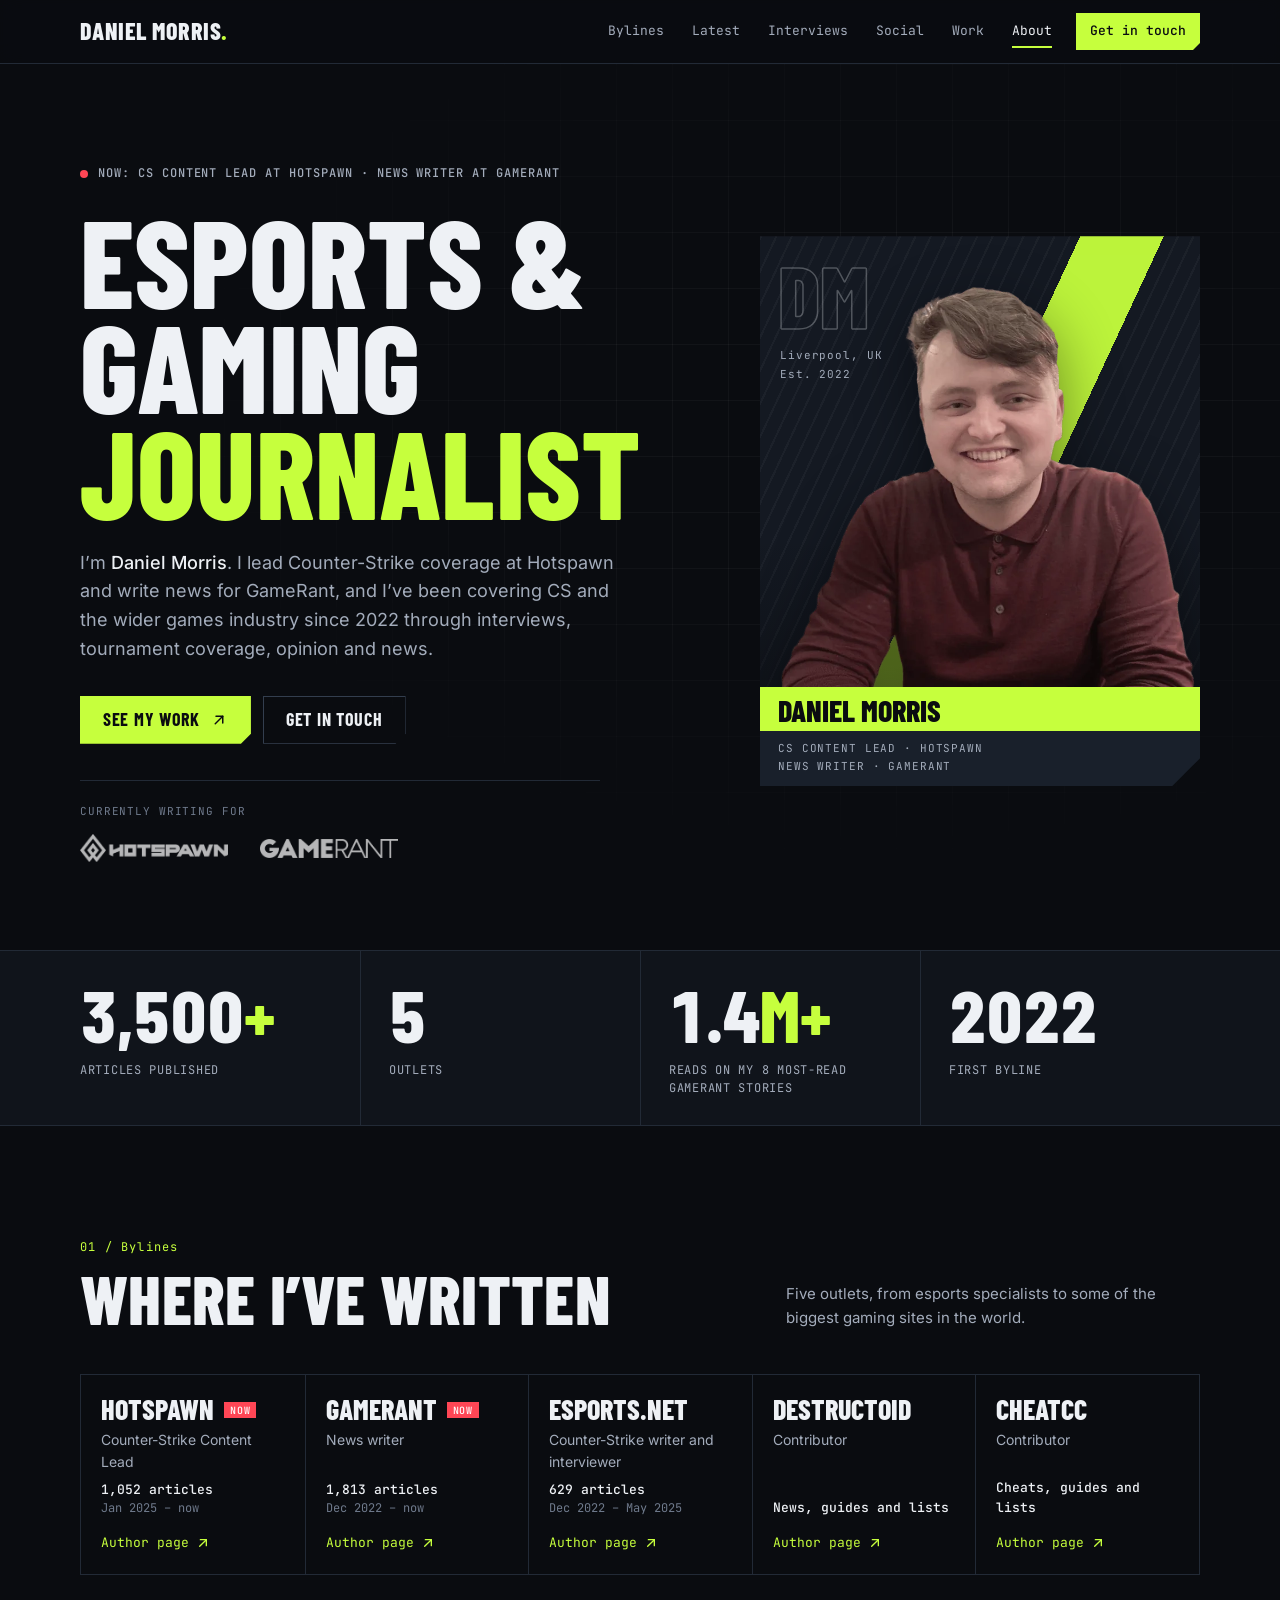
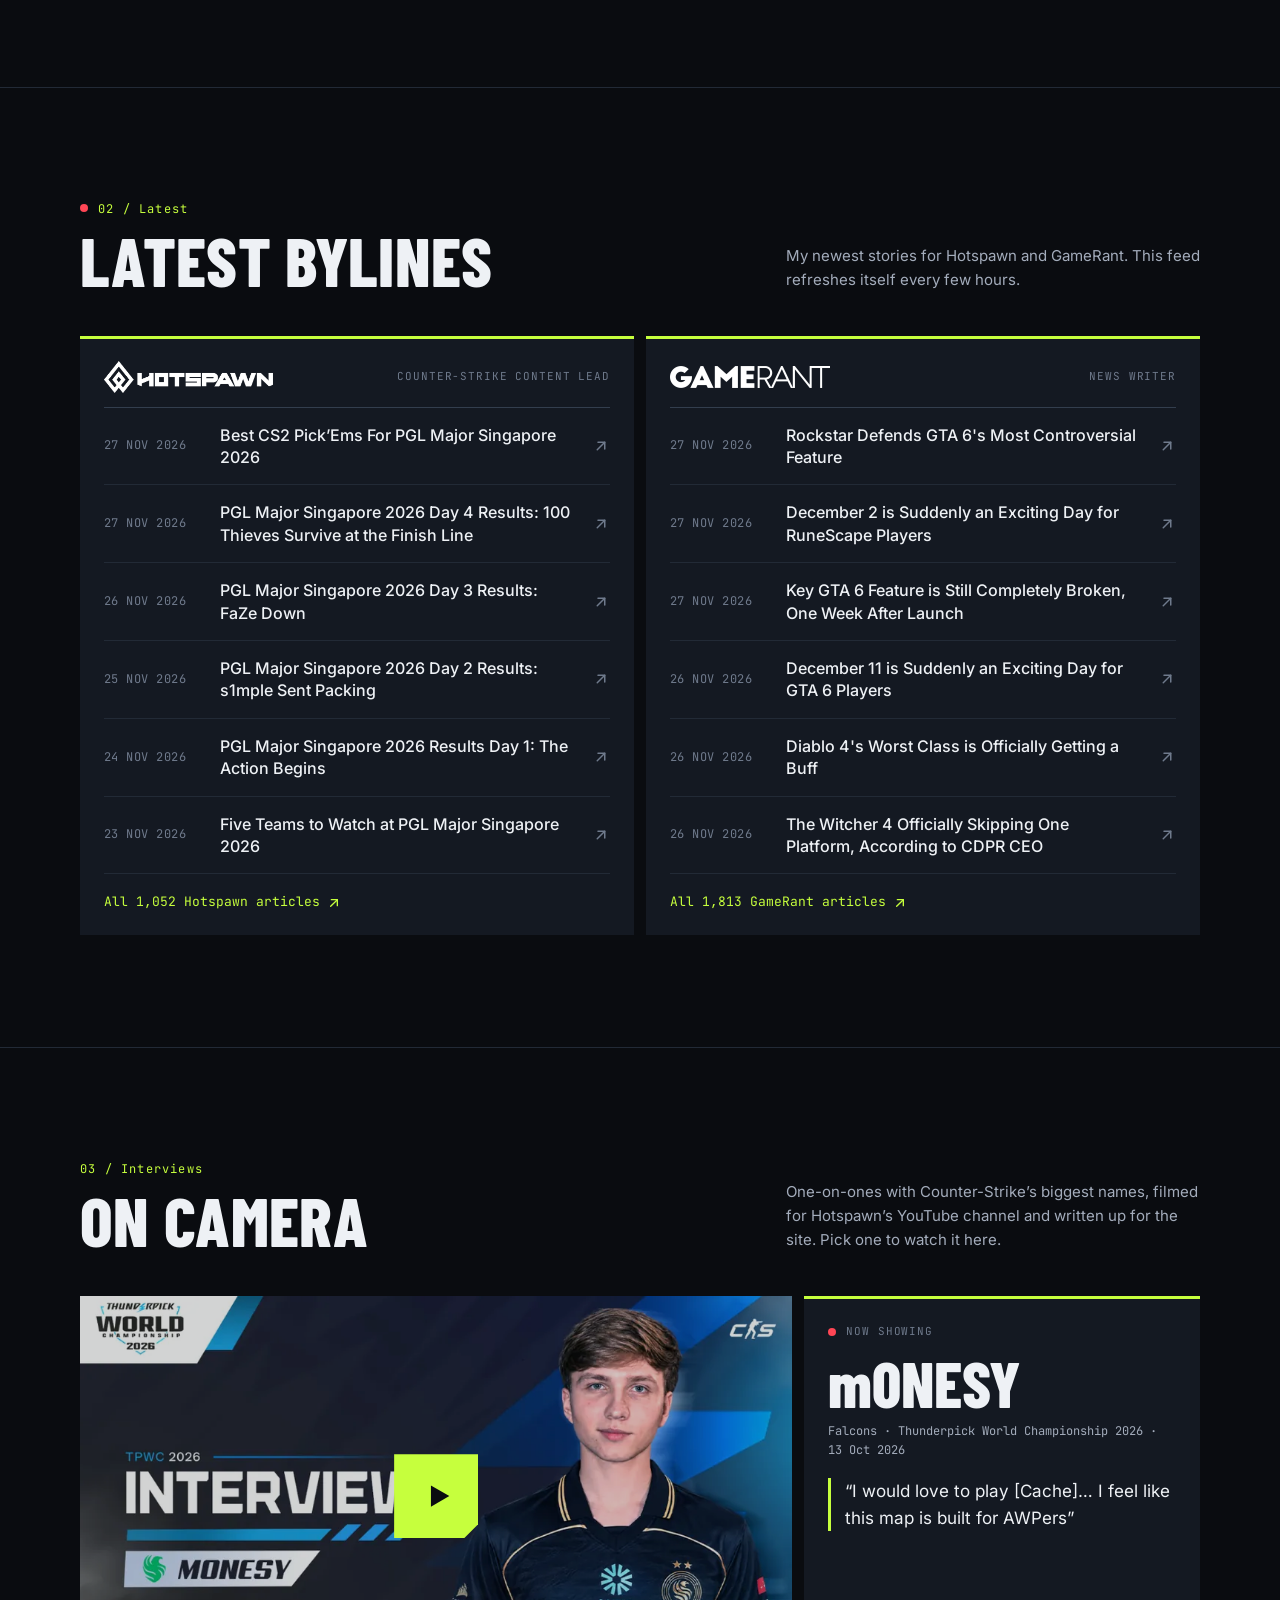
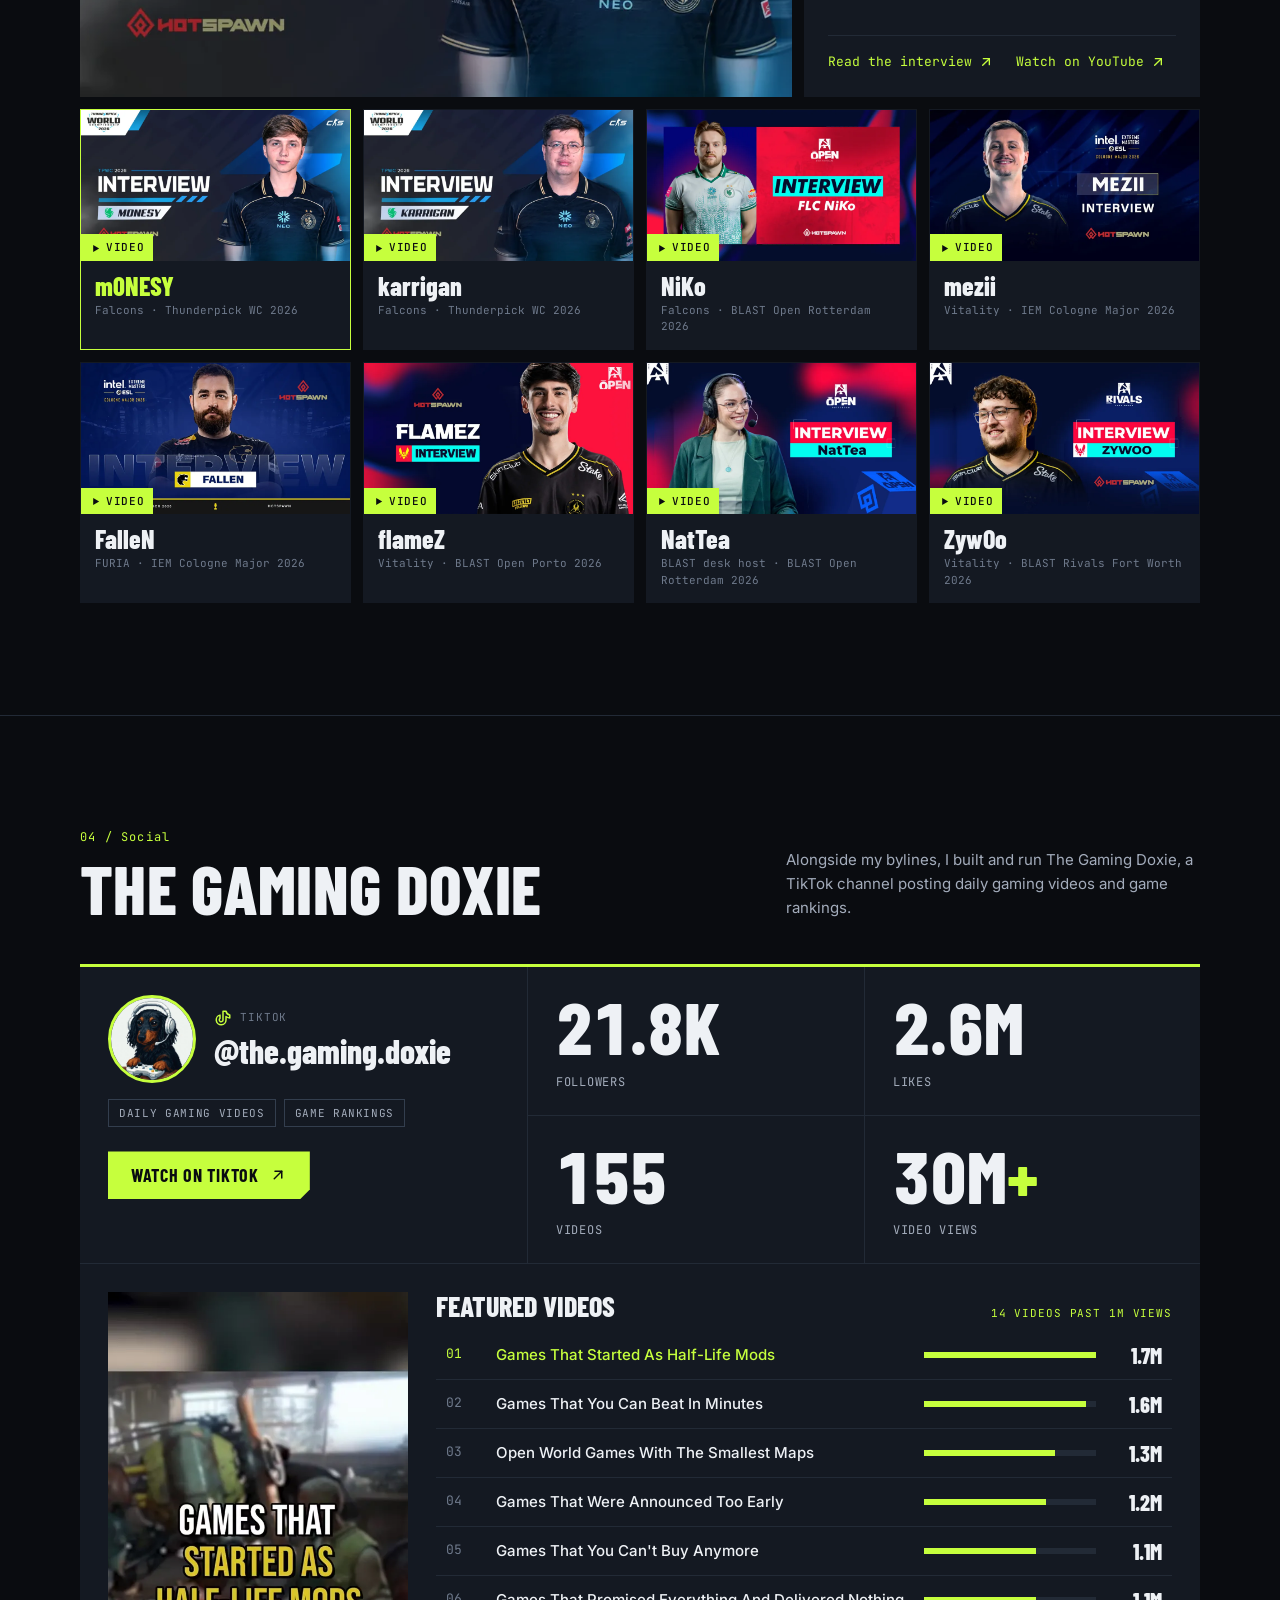
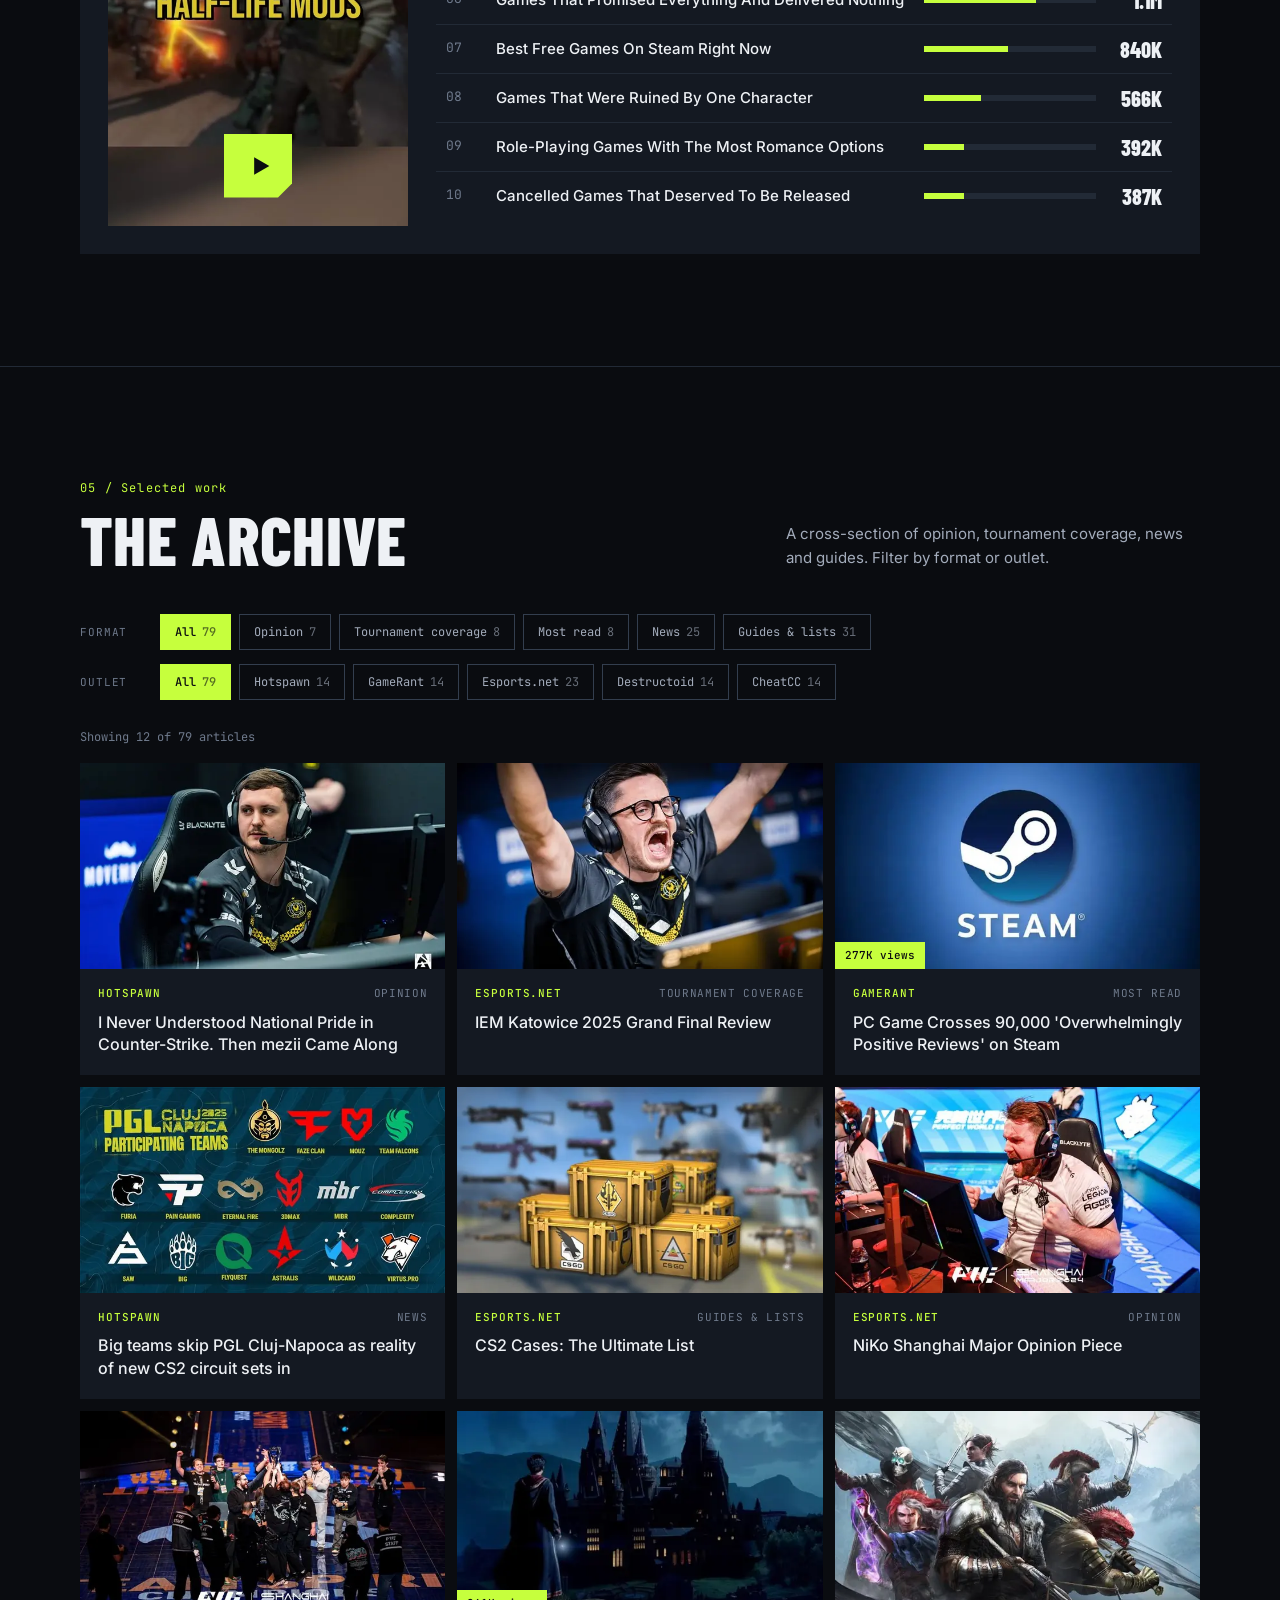
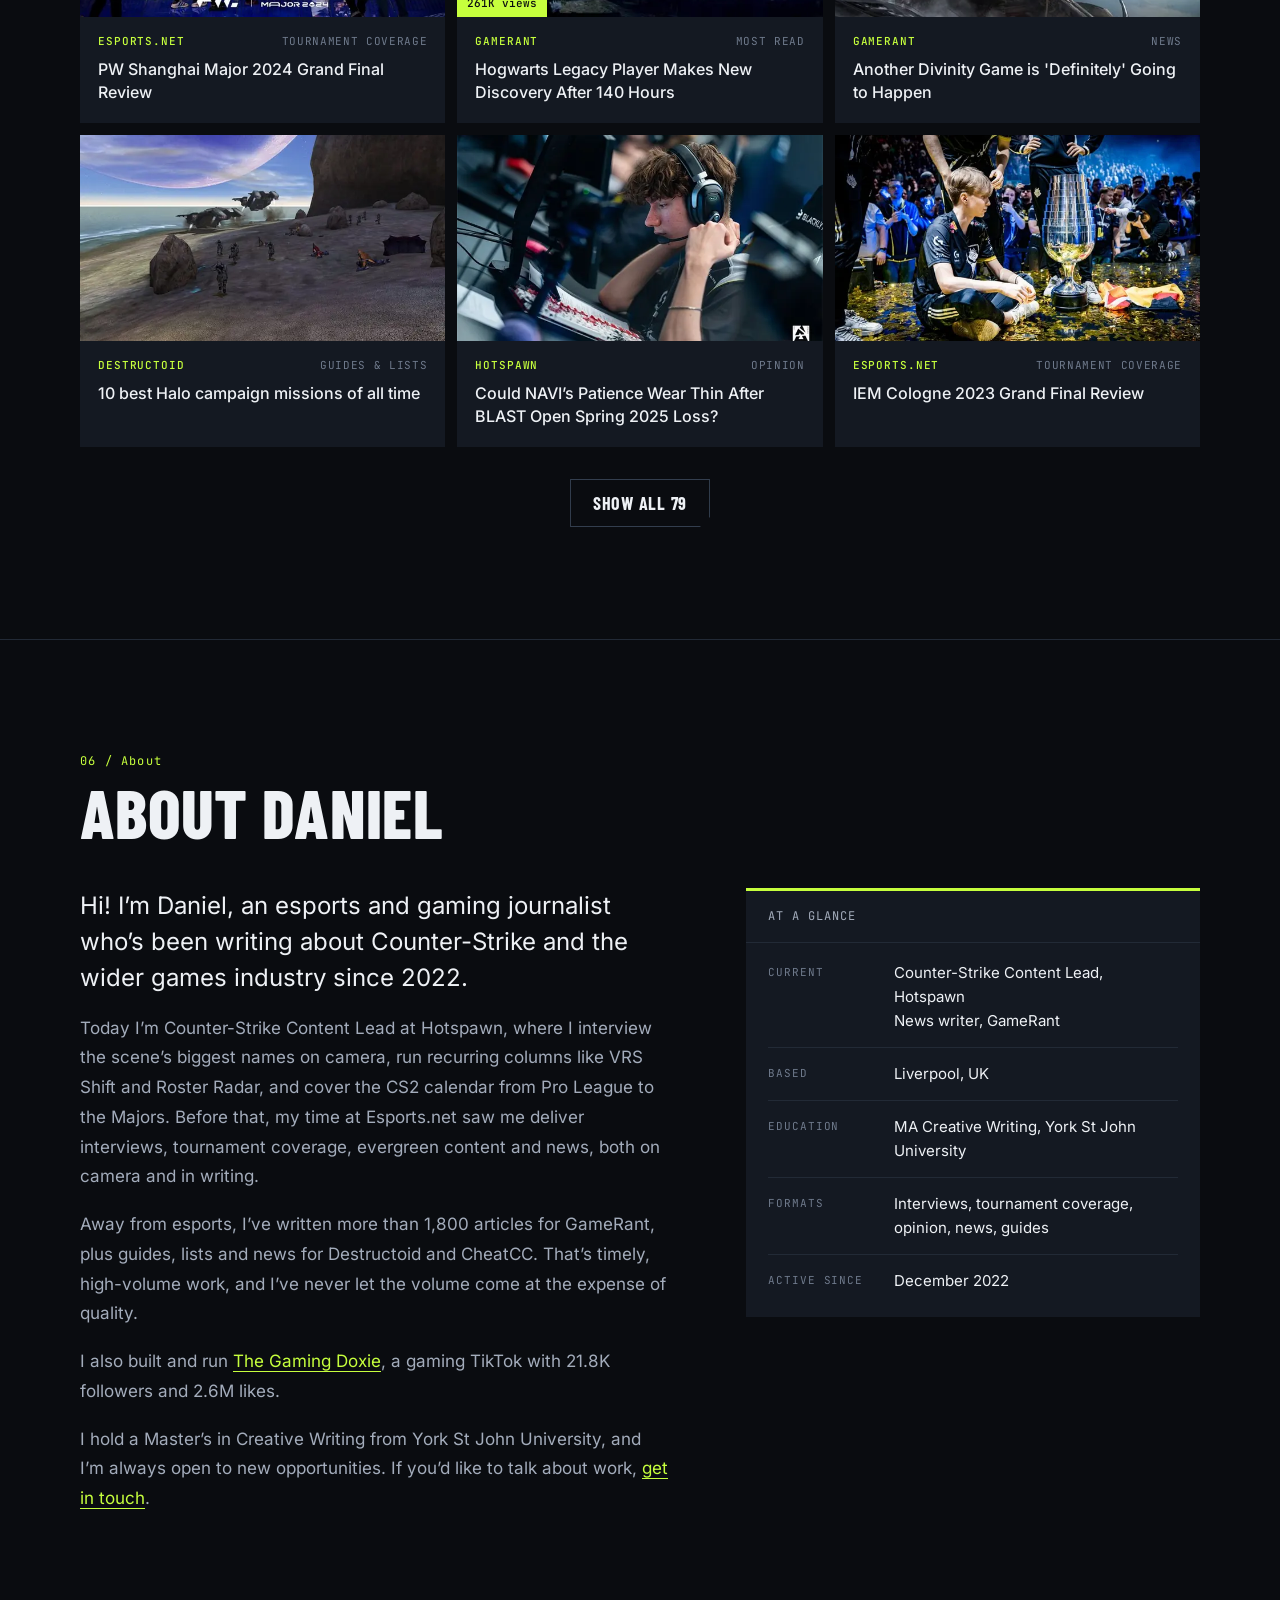
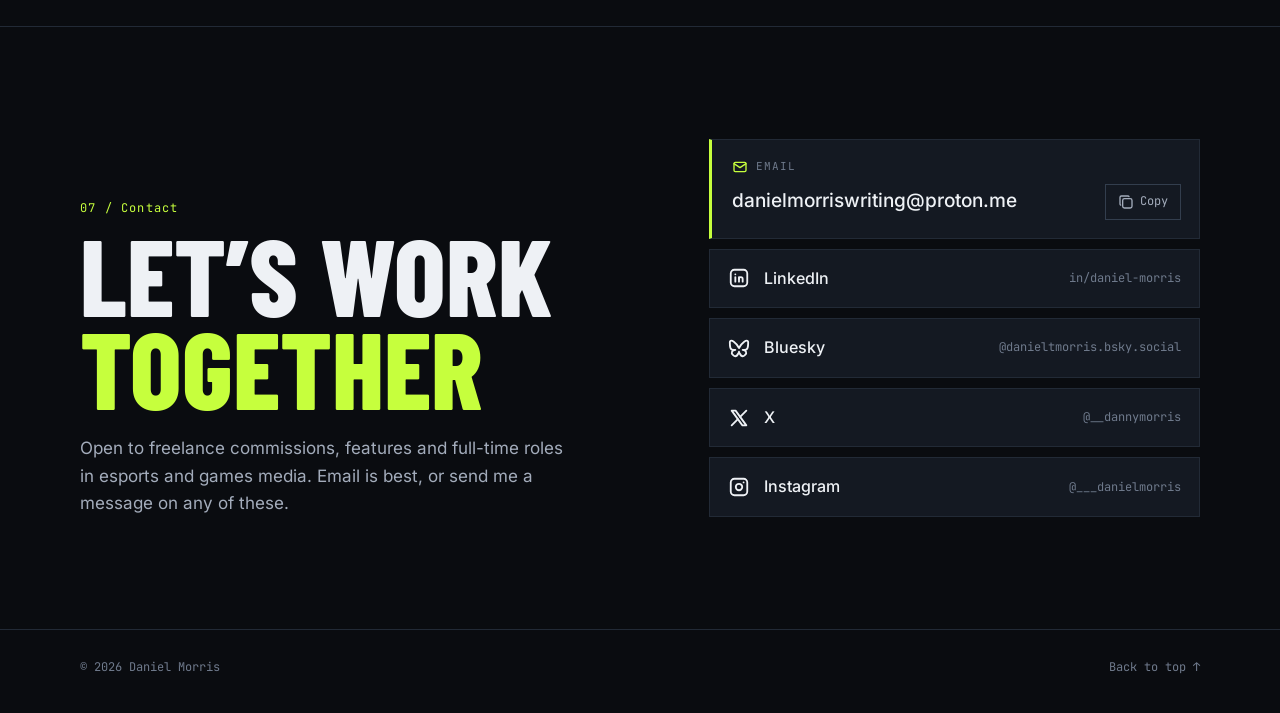
<file: index.html>
<!doctype html>
<html lang="en-GB" class="no-js">
<head>
  <meta charset="utf-8">
  <meta name="viewport" content="width=device-width, initial-scale=1">
  <title>Daniel Morris | Esports &amp; Gaming Journalist</title>
  <meta name="description" content="Daniel Morris is an esports and gaming journalist and Counter-Strike Content Lead at Hotspawn, with 3,500+ articles across GameRant, Hotspawn, Esports.net, Destructoid and CheatCC.">
  <link rel="canonical" href="https://www.danielmorriswriting.co.uk/">
  <meta name="theme-color" content="#0a0c10">

  <meta property="og:type" content="website">
  <meta property="og:site_name" content="Daniel Morris">
  <meta property="og:title" content="Daniel Morris | Esports &amp; Gaming Journalist">
  <meta property="og:description" content="Daniel Morris is an esports and gaming journalist and Counter-Strike Content Lead at Hotspawn, with 3,500+ articles across GameRant, Hotspawn, Esports.net, Destructoid and CheatCC.">
  <meta property="og:url" content="https://www.danielmorriswriting.co.uk/">
  <meta property="og:image" content="https://www.danielmorriswriting.co.uk/assets/img/og-image.jpg">
  <meta property="og:image:width" content="1200">
  <meta property="og:image:height" content="630">
  <meta name="twitter:card" content="summary_large_image">

  <link rel="icon" href="favicon.ico" sizes="48x48">
  <link rel="icon" href="icon-192.png" type="image/png" sizes="192x192">
  <link rel="apple-touch-icon" href="apple-touch-icon.png">
  <link rel="preload" href="assets/fonts/BarlowCondensed-800.woff2" as="font" type="font/woff2" crossorigin>
  <link rel="preload" href="assets/fonts/Inter.woff2" as="font" type="font/woff2" crossorigin>
  <link rel="stylesheet" href="assets/css/style.css?v=25860ffa">
  <script>document.documentElement.classList.replace("no-js", "js");</script>
  <script type="application/ld+json">{"@context": "https://schema.org", "@type": "Person", "name": "Daniel Morris", "url": "https://www.danielmorriswriting.co.uk/", "image": "https://www.danielmorriswriting.co.uk/assets/img/daniel.webp", "jobTitle": "Counter-Strike Content Lead", "worksFor": {"@type": "Organization", "name": "Hotspawn", "url": "https://www.hotspawn.com/"}, "alumniOf": {"@type": "CollegeOrUniversity", "name": "York St John University"}, "address": {"@type": "PostalAddress", "addressLocality": "Liverpool", "addressCountry": "GB"}, "knowsAbout": ["Counter-Strike 2", "Esports journalism", "Video games"], "sameAs": ["https://www.linkedin.com/in/daniel-morris-5b7b741b6/", "https://bsky.app/profile/danieltmorris.bsky.social", "https://x.com/__dannymorris", "https://www.instagram.com/___danielmorris/", "https://www.hotspawn.com/author/danielmorris", "https://gamerant.com/author/daniel-thomas-morris/", "https://www.esports.net/author/danielm/", "https://www.destructoid.com/author/daniel-morris/", "https://www.cheatcc.com/author/daniel-morris/"], "email": "danielmorriswriting@proton.me"}</script>
</head>
<body>
  <a class="skip-link" href="#main">Skip to content</a>

  <header class="site-header">
    <div class="wrap">
      <a class="logo" href="#top" aria-label="Daniel Morris, back to top">Daniel Morris<span>.</span></a>
      <button class="menu-toggle" type="button" aria-expanded="false" aria-controls="site-nav" aria-label="Open menu">
        <svg class="icon icon-open" viewBox="0 0 24 24" fill="none" stroke="currentColor" stroke-width="2" stroke-linecap="round" stroke-linejoin="round" aria-hidden="true"><path d="M4 6l16 0" /><path d="M4 12l16 0" /><path d="M4 18l16 0" /></svg><svg class="icon icon-close" viewBox="0 0 24 24" fill="none" stroke="currentColor" stroke-width="2" stroke-linecap="round" stroke-linejoin="round" aria-hidden="true"><path d="M18 6l-12 12" /><path d="M6 6l12 12" /></svg>
      </button>
      <nav class="nav" id="site-nav" aria-label="Main">
        <a href="#bylines">Bylines</a>
        <a href="#latest">Latest</a>
        <a href="#interviews">Interviews</a>
        <a href="#social">Social</a>
        <a href="#work">Work</a>
        <a href="#about">About</a>
        <a class="nav-cta" href="#contact">Get in touch</a>
      </nav>
    </div>
  </header>

  <main id="main">
    <section class="hero" id="top" aria-labelledby="hero-title">
      <div class="wrap">
        <div>
          <p class="eyebrow"><span class="live-dot" aria-hidden="true"></span><span>Now: <span class="nowrap">CS Content Lead at Hotspawn</span> · <span class="nowrap">News writer at GameRant</span></span></p>
          <h1 class="hero-title" id="hero-title">Esports &amp; gaming <span class="accent">journalist</span></h1>
          <p class="hero-lede">I’m <strong>Daniel Morris</strong>. I lead Counter-Strike coverage at Hotspawn and write news for GameRant, and I’ve been covering CS and the wider games industry since 2022 through interviews, tournament coverage, opinion and news.</p>
          <div class="hero-actions">
            <a class="btn btn-primary" href="#work">See my work <svg class="icon" viewBox="0 0 24 24" fill="none" stroke="currentColor" stroke-width="2" stroke-linecap="round" stroke-linejoin="round" aria-hidden="true"><path d="M17 7l-10 10" /><path d="M8 7l9 0l0 9" /></svg></a>
            <a class="btn btn-ghost" href="#contact">Get in touch</a>
          </div>
          <div class="hero-outlets">
            <span class="hero-outlets-label">Currently writing for</span>
            <a href="https://www.hotspawn.com/author/danielmorris" target="_blank" rel="noopener"><img class="logo-mark logo-hotspawn" src="assets/img/logos/hotspawn.webp" width="640" height="121" alt="Hotspawn"><span class="sr-only"> author page (opens in a new tab)</span></a>
            <a href="https://gamerant.com/author/daniel-thomas-morris/" target="_blank" rel="noopener"><img class="logo-mark logo-gamerant" src="assets/img/logos/gamerant.webp" width="640" height="88" alt="GameRant"><span class="sr-only"> author page (opens in a new tab)</span></a>
          </div>
        </div>
        <figure class="player-card" aria-label="Photo of Daniel Morris">
          <span class="player-card-num" aria-hidden="true">DM</span>
          <span class="player-card-meta" aria-hidden="true">Liverpool, UK<br>Est. 2022</span>
          <img src="assets/img/daniel.webp" width="800" height="792" alt="Daniel Morris, smiling, in a burgundy polo shirt" fetchpriority="high">
          <figcaption class="player-card-plate">
            <span class="name">Daniel Morris</span>
            <span class="role">CS Content Lead · Hotspawn<br>News writer · GameRant</span>
          </figcaption>
        </figure>
      </div>
    </section>

    <section class="scoreboard" aria-label="Career numbers">
      <div class="wrap">
        <ul>
          <li><span class="score"><span data-count="3500" data-live="total">3,500</span><span class="unit">+</span></span><span class="score-label">Articles published</span></li>
          <li><span class="score"><span data-count="5">5</span></span><span class="score-label">Outlets</span></li>
          <li><span class="score"><span data-count="1.4" data-decimals="1">1.4</span><span class="unit">M+</span></span><span class="score-label">Reads on my 8 most-read GameRant stories</span></li>
          <li><span class="score"><span>2022</span></span><span class="score-label">First byline</span></li>
        </ul>
      </div>
    </section>

    <section class="section" id="bylines" aria-labelledby="bylines-title" style="border-top: 0;">
      <div class="wrap">
        <div class="section-head reveal">
          <div>
            <span class="section-index">01 / Bylines</span>
            <h2 class="section-title" id="bylines-title">Where I’ve written</h2>
          </div>
          <p class="section-intro">Five outlets, from esports specialists to some of the biggest gaming sites in the world.</p>
        </div>
        <ul class="outlets reveal">
          <li class="outlet is-current">
            <h3 class="outlet-name">Hotspawn</h3>
            <p class="outlet-role">Counter-Strike Content Lead</p>
            <p class="outlet-stat"><b><span data-live="hotspawn-count">1,052</span> articles</b>Jan 2025 – now</p>
            <a class="text-link" href="https://www.hotspawn.com/author/danielmorris" target="_blank" rel="noopener">Author page <svg class="icon" viewBox="0 0 24 24" fill="none" stroke="currentColor" stroke-width="2" stroke-linecap="round" stroke-linejoin="round" aria-hidden="true"><path d="M17 7l-10 10" /><path d="M8 7l9 0l0 9" /></svg><span class="sr-only"> on Hotspawn (opens in a new tab)</span></a>
          </li>
          <li class="outlet is-current">
            <h3 class="outlet-name">GameRant</h3>
            <p class="outlet-role">News writer</p>
            <p class="outlet-stat"><b><span data-live="gamerant-count">1,813</span> articles</b>Dec 2022 – now</p>
            <a class="text-link" href="https://gamerant.com/author/daniel-thomas-morris/" target="_blank" rel="noopener">Author page <svg class="icon" viewBox="0 0 24 24" fill="none" stroke="currentColor" stroke-width="2" stroke-linecap="round" stroke-linejoin="round" aria-hidden="true"><path d="M17 7l-10 10" /><path d="M8 7l9 0l0 9" /></svg><span class="sr-only"> on GameRant (opens in a new tab)</span></a>
          </li>
          <li class="outlet">
            <h3 class="outlet-name">Esports.net</h3>
            <p class="outlet-role">Counter-Strike writer and interviewer</p>
            <p class="outlet-stat"><b>629 articles</b>Dec 2022 – May 2025</p>
            <a class="text-link" href="https://www.esports.net/author/danielm/" target="_blank" rel="noopener">Author page <svg class="icon" viewBox="0 0 24 24" fill="none" stroke="currentColor" stroke-width="2" stroke-linecap="round" stroke-linejoin="round" aria-hidden="true"><path d="M17 7l-10 10" /><path d="M8 7l9 0l0 9" /></svg><span class="sr-only"> on Esports.net (opens in a new tab)</span></a>
          </li>
          <li class="outlet">
            <h3 class="outlet-name">Destructoid</h3>
            <p class="outlet-role">Contributor</p>
            <p class="outlet-stat"><b>News, guides and lists</b></p>
            <a class="text-link" href="https://www.destructoid.com/author/daniel-morris/" target="_blank" rel="noopener">Author page <svg class="icon" viewBox="0 0 24 24" fill="none" stroke="currentColor" stroke-width="2" stroke-linecap="round" stroke-linejoin="round" aria-hidden="true"><path d="M17 7l-10 10" /><path d="M8 7l9 0l0 9" /></svg><span class="sr-only"> on Destructoid (opens in a new tab)</span></a>
          </li>
          <li class="outlet">
            <h3 class="outlet-name">CheatCC</h3>
            <p class="outlet-role">Contributor</p>
            <p class="outlet-stat"><b>Cheats, guides and lists</b></p>
            <a class="text-link" href="https://www.cheatcc.com/author/daniel-morris/" target="_blank" rel="noopener">Author page <svg class="icon" viewBox="0 0 24 24" fill="none" stroke="currentColor" stroke-width="2" stroke-linecap="round" stroke-linejoin="round" aria-hidden="true"><path d="M17 7l-10 10" /><path d="M8 7l9 0l0 9" /></svg><span class="sr-only"> on CheatCC (opens in a new tab)</span></a>
          </li>
        </ul>
      </div>
    </section>

    <section class="section" id="latest" aria-labelledby="latest-title">
      <div class="wrap">
        <div class="section-head reveal">
          <div>
            <span class="section-index"><span class="live-dot" aria-hidden="true"></span>02 / Latest</span>
            <h2 class="section-title" id="latest-title">Latest bylines</h2>
          </div>
          <p class="section-intro">My newest stories for Hotspawn and GameRant. This feed refreshes itself every few hours.</p>
        </div>
        <!-- feed:start (generated by scripts/update_feed.py; edits here are overwritten) -->
        <div class="latest-grid">
          <div class="latest-col">
            <div class="latest-head">
              <h3 class="latest-outlet"><img class="logo-mark logo-hotspawn" src="assets/img/logos/hotspawn.webp" width="640" height="121" alt="Hotspawn"></h3>
              <span class="latest-role">Counter-Strike Content Lead</span>
            </div>
            <ul class="latest-list">
              <li>
                <a class="feed-row" href="https://www.hotspawn.com/counter-strike/news/best-cs2-pickems-for-pgl-major-singapore-2026" target="_blank" rel="noopener">
                  <time class="feed-date" datetime="2026-11-27">27 Nov 2026</time>
                  <span class="feed-title">Best CS2 Pick’Ems For PGL Major Singapore 2026<span class="sr-only"> (opens in a new tab)</span></span>
                  <svg class="icon" viewBox="0 0 24 24" fill="none" stroke="currentColor" stroke-width="2" stroke-linecap="round" stroke-linejoin="round" aria-hidden="true"><path d="M17 7l-10 10" /><path d="M8 7l9 0l0 9" /></svg>
                </a>
              </li>
              <li>
                <a class="feed-row" href="https://www.hotspawn.com/counter-strike/news/pgl-major-singapore-2026-day-4-results" target="_blank" rel="noopener">
                  <time class="feed-date" datetime="2026-11-27">27 Nov 2026</time>
                  <span class="feed-title">PGL Major Singapore 2026 Day 4 Results: 100 Thieves Survive at the Finish Line<span class="sr-only"> (opens in a new tab)</span></span>
                  <svg class="icon" viewBox="0 0 24 24" fill="none" stroke="currentColor" stroke-width="2" stroke-linecap="round" stroke-linejoin="round" aria-hidden="true"><path d="M17 7l-10 10" /><path d="M8 7l9 0l0 9" /></svg>
                </a>
              </li>
              <li>
                <a class="feed-row" href="https://www.hotspawn.com/counter-strike/news/pgl-major-singapore-2026-day-3-results" target="_blank" rel="noopener">
                  <time class="feed-date" datetime="2026-11-26">26 Nov 2026</time>
                  <span class="feed-title">PGL Major Singapore 2026 Day 3 Results: FaZe Down<span class="sr-only"> (opens in a new tab)</span></span>
                  <svg class="icon" viewBox="0 0 24 24" fill="none" stroke="currentColor" stroke-width="2" stroke-linecap="round" stroke-linejoin="round" aria-hidden="true"><path d="M17 7l-10 10" /><path d="M8 7l9 0l0 9" /></svg>
                </a>
              </li>
              <li>
                <a class="feed-row" href="https://www.hotspawn.com/counter-strike/news/pgl-major-singapore-2026-day-2-results" target="_blank" rel="noopener">
                  <time class="feed-date" datetime="2026-11-25">25 Nov 2026</time>
                  <span class="feed-title">PGL Major Singapore 2026 Day 2 Results: s1mple Sent Packing<span class="sr-only"> (opens in a new tab)</span></span>
                  <svg class="icon" viewBox="0 0 24 24" fill="none" stroke="currentColor" stroke-width="2" stroke-linecap="round" stroke-linejoin="round" aria-hidden="true"><path d="M17 7l-10 10" /><path d="M8 7l9 0l0 9" /></svg>
                </a>
              </li>
              <li>
                <a class="feed-row" href="https://www.hotspawn.com/counter-strike/news/pgl-major-singapore-2026-results-day-1" target="_blank" rel="noopener">
                  <time class="feed-date" datetime="2026-11-24">24 Nov 2026</time>
                  <span class="feed-title">PGL Major Singapore 2026 Results Day 1: The Action Begins<span class="sr-only"> (opens in a new tab)</span></span>
                  <svg class="icon" viewBox="0 0 24 24" fill="none" stroke="currentColor" stroke-width="2" stroke-linecap="round" stroke-linejoin="round" aria-hidden="true"><path d="M17 7l-10 10" /><path d="M8 7l9 0l0 9" /></svg>
                </a>
              </li>
              <li>
                <a class="feed-row" href="https://www.hotspawn.com/counter-strike/news/five-teams-to-watch-at-pgl-major-singapore-2026" target="_blank" rel="noopener">
                  <time class="feed-date" datetime="2026-11-23">23 Nov 2026</time>
                  <span class="feed-title">Five Teams to Watch at PGL Major Singapore 2026<span class="sr-only"> (opens in a new tab)</span></span>
                  <svg class="icon" viewBox="0 0 24 24" fill="none" stroke="currentColor" stroke-width="2" stroke-linecap="round" stroke-linejoin="round" aria-hidden="true"><path d="M17 7l-10 10" /><path d="M8 7l9 0l0 9" /></svg>
                </a>
              </li>
            </ul>
            <a class="text-link latest-more" href="https://www.hotspawn.com/author/danielmorris" target="_blank" rel="noopener">All 1,052 Hotspawn articles <svg class="icon" viewBox="0 0 24 24" fill="none" stroke="currentColor" stroke-width="2" stroke-linecap="round" stroke-linejoin="round" aria-hidden="true"><path d="M17 7l-10 10" /><path d="M8 7l9 0l0 9" /></svg><span class="sr-only"> (opens in a new tab)</span></a>
          </div>
          <div class="latest-col">
            <div class="latest-head">
              <h3 class="latest-outlet"><img class="logo-mark logo-gamerant" src="assets/img/logos/gamerant.webp" width="640" height="88" alt="GameRant"></h3>
              <span class="latest-role">News writer</span>
            </div>
            <ul class="latest-list">
              <li>
                <a class="feed-row" href="https://gamerant.com/gta-6-criminal-profile-rockstar-comments/" target="_blank" rel="noopener">
                  <time class="feed-date" datetime="2026-11-27">27 Nov 2026</time>
                  <span class="feed-title">Rockstar Defends GTA 6&#x27;s Most Controversial Feature<span class="sr-only"> (opens in a new tab)</span></span>
                  <svg class="icon" viewBox="0 0 24 24" fill="none" stroke="currentColor" stroke-width="2" stroke-linecap="round" stroke-linejoin="round" aria-hidden="true"><path d="M17 7l-10 10" /><path d="M8 7l9 0l0 9" /></svg>
                </a>
              </li>
              <li>
                <a class="feed-row" href="https://gamerant.com/runescape-free-membership-trial-december-2-2026/" target="_blank" rel="noopener">
                  <time class="feed-date" datetime="2026-11-27">27 Nov 2026</time>
                  <span class="feed-title">December 2 is Suddenly an Exciting Day for RuneScape Players<span class="sr-only"> (opens in a new tab)</span></span>
                  <svg class="icon" viewBox="0 0 24 24" fill="none" stroke="currentColor" stroke-width="2" stroke-linecap="round" stroke-linejoin="round" aria-hidden="true"><path d="M17 7l-10 10" /><path d="M8 7l9 0l0 9" /></svg>
                </a>
              </li>
              <li>
                <a class="feed-row" href="https://gamerant.com/gta-6-weather-system-broken/" target="_blank" rel="noopener">
                  <time class="feed-date" datetime="2026-11-27">27 Nov 2026</time>
                  <span class="feed-title">Key GTA 6 Feature is Still Completely Broken, One Week After Launch<span class="sr-only"> (opens in a new tab)</span></span>
                  <svg class="icon" viewBox="0 0 24 24" fill="none" stroke="currentColor" stroke-width="2" stroke-linecap="round" stroke-linejoin="round" aria-hidden="true"><path d="M17 7l-10 10" /><path d="M8 7l9 0l0 9" /></svg>
                </a>
              </li>
              <li>
                <a class="feed-row" href="https://gamerant.com/gta-6-original-score-release-december-11-2026/" target="_blank" rel="noopener">
                  <time class="feed-date" datetime="2026-11-26">26 Nov 2026</time>
                  <span class="feed-title">December 11 is Suddenly an Exciting Day for GTA 6 Players<span class="sr-only"> (opens in a new tab)</span></span>
                  <svg class="icon" viewBox="0 0 24 24" fill="none" stroke="currentColor" stroke-width="2" stroke-linecap="round" stroke-linejoin="round" aria-hidden="true"><path d="M17 7l-10 10" /><path d="M8 7l9 0l0 9" /></svg>
                </a>
              </li>
              <li>
                <a class="feed-row" href="https://gamerant.com/diablo-4-season-16-druid-buffs/" target="_blank" rel="noopener">
                  <time class="feed-date" datetime="2026-11-26">26 Nov 2026</time>
                  <span class="feed-title">Diablo 4&#x27;s Worst Class is Officially Getting a Buff<span class="sr-only"> (opens in a new tab)</span></span>
                  <svg class="icon" viewBox="0 0 24 24" fill="none" stroke="currentColor" stroke-width="2" stroke-linecap="round" stroke-linejoin="round" aria-hidden="true"><path d="M17 7l-10 10" /><path d="M8 7l9 0l0 9" /></svg>
                </a>
              </li>
              <li>
                <a class="feed-row" href="https://gamerant.com/witcher-4-no-switch-2-release/" target="_blank" rel="noopener">
                  <time class="feed-date" datetime="2026-11-26">26 Nov 2026</time>
                  <span class="feed-title">The Witcher 4 Officially Skipping One Platform, According to CDPR CEO<span class="sr-only"> (opens in a new tab)</span></span>
                  <svg class="icon" viewBox="0 0 24 24" fill="none" stroke="currentColor" stroke-width="2" stroke-linecap="round" stroke-linejoin="round" aria-hidden="true"><path d="M17 7l-10 10" /><path d="M8 7l9 0l0 9" /></svg>
                </a>
              </li>
            </ul>
            <a class="text-link latest-more" href="https://gamerant.com/author/daniel-thomas-morris/" target="_blank" rel="noopener">All 1,813 GameRant articles <svg class="icon" viewBox="0 0 24 24" fill="none" stroke="currentColor" stroke-width="2" stroke-linecap="round" stroke-linejoin="round" aria-hidden="true"><path d="M17 7l-10 10" /><path d="M8 7l9 0l0 9" /></svg><span class="sr-only"> (opens in a new tab)</span></a>
          </div>
        </div>
        <!-- feed:end -->
      </div>
    </section>

    <section class="section" id="interviews" aria-labelledby="interviews-title">
      <div class="wrap">
        <div class="section-head reveal">
          <div>
            <span class="section-index">03 / Interviews</span>
            <h2 class="section-title" id="interviews-title">On camera</h2>
          </div>
          <p class="section-intro">One-on-ones with Counter-Strike’s biggest names, filmed for Hotspawn’s YouTube channel and written up for the site. Pick one to watch it here.</p>
        </div>

        <div class="iv-stage reveal">
          <div class="iv-player" id="iv-player">
            <a class="iv-facade" href="https://www.youtube.com/watch?v=peBTRf1Lz4Y" target="_blank" rel="noopener" data-video="peBTRf1Lz4Y">
              <img src="assets/img/interviews/m0nesy.webp" width="960" height="540" alt="" loading="lazy" decoding="async">
              <span class="iv-play" aria-hidden="true"><svg viewBox="0 0 24 24" aria-hidden="true"><path d="M7 4.5v15l13-7.5z" fill="currentColor" /></svg><span class="iv-play-read">Read</span></span>
              <span class="sr-only">Play the m0NESY interview</span>
            </a>
          </div>
          <div class="iv-now">
            <span class="iv-now-label"><span class="live-dot" aria-hidden="true"></span>Now showing</span>
            <h3 class="iv-now-name" aria-live="polite">m0NESY</h3>
            <p class="iv-now-meta">Falcons · Thunderpick World Championship 2026 · 13 Oct 2026</p>
            <blockquote class="iv-now-quote">“I would love to play [Cache]… I feel like this map is built for AWPers”</blockquote>
            <div class="iv-now-links">
              <a class="text-link" data-role="read" href="https://www.hotspawn.com/counter-strike/news/m0nesy-thunderpick-world-championship-2026-interview" target="_blank" rel="noopener">Read the interview <svg class="icon" viewBox="0 0 24 24" fill="none" stroke="currentColor" stroke-width="2" stroke-linecap="round" stroke-linejoin="round" aria-hidden="true"><path d="M17 7l-10 10" /><path d="M8 7l9 0l0 9" /></svg><span class="sr-only"> (opens in a new tab)</span></a>
              <a class="text-link" data-role="watch" href="https://www.youtube.com/watch?v=peBTRf1Lz4Y" target="_blank" rel="noopener">Watch on YouTube <svg class="icon" viewBox="0 0 24 24" fill="none" stroke="currentColor" stroke-width="2" stroke-linecap="round" stroke-linejoin="round" aria-hidden="true"><path d="M17 7l-10 10" /><path d="M8 7l9 0l0 9" /></svg><span class="sr-only"> (opens in a new tab)</span></a>
            </div>
          </div>
        </div>

        <ul class="iv-grid reveal">
          <li>
            <a class="iv-card" href="https://www.youtube.com/watch?v=peBTRf1Lz4Y" target="_blank" rel="noopener" aria-current="true"
               data-video="peBTRf1Lz4Y" data-name="m0NESY" data-meta="Falcons · Thunderpick World Championship 2026 · 13 Oct 2026"
               data-quote="I would love to play [Cache]… I feel like this map is built for AWPers" data-read="https://www.hotspawn.com/counter-strike/news/m0nesy-thunderpick-world-championship-2026-interview" data-img="assets/img/interviews/m0nesy.webp">
              <span class="iv-thumb"><img src="assets/img/interviews/m0nesy.webp" width="960" height="540" alt="" loading="lazy" decoding="async"><span class="iv-badge"><svg viewBox="0 0 24 24" aria-hidden="true"><path d="M7 4.5v15l13-7.5z" fill="currentColor" /></svg>Video</span></span>
              <span class="iv-card-body"><span class="iv-card-name">m0NESY</span><span class="iv-card-meta">Falcons · Thunderpick WC 2026</span></span>
              <span class="sr-only">Watch the m0NESY interview</span>
            </a>
          </li>
          <li>
            <a class="iv-card" href="https://www.youtube.com/watch?v=xZWAyC9wEXQ" target="_blank" rel="noopener"
               data-video="xZWAyC9wEXQ" data-name="karrigan" data-meta="Falcons · Thunderpick World Championship 2026 · 13 Oct 2026"
               data-quote="I know everybody’s talking about my level. I know my level is not good enough" data-read="https://www.hotspawn.com/counter-strike/news/karrigan-thunderpick-world-championship-2026-interview" data-img="assets/img/interviews/karrigan.webp">
              <span class="iv-thumb"><img src="assets/img/interviews/karrigan.webp" width="960" height="540" alt="" loading="lazy" decoding="async"><span class="iv-badge"><svg viewBox="0 0 24 24" aria-hidden="true"><path d="M7 4.5v15l13-7.5z" fill="currentColor" /></svg>Video</span></span>
              <span class="iv-card-body"><span class="iv-card-name">karrigan</span><span class="iv-card-meta">Falcons · Thunderpick WC 2026</span></span>
              <span class="sr-only">Watch the karrigan interview</span>
            </a>
          </li>
          <li>
            <a class="iv-card" href="https://www.youtube.com/watch?v=VHcwfSVjeZ8" target="_blank" rel="noopener"
               data-video="VHcwfSVjeZ8" data-name="NiKo" data-meta="Falcons · BLAST Open Rotterdam 2026 · 26 Mar 2026"
               data-quote="Anything but winning a couple of trophies this year would be disappointing" data-read="https://www.hotspawn.com/counter-strike/news/niko-blast-open-rotterdam-2026-interview" data-img="assets/img/interviews/niko.webp">
              <span class="iv-thumb"><img src="assets/img/interviews/niko.webp" width="960" height="540" alt="" loading="lazy" decoding="async"><span class="iv-badge"><svg viewBox="0 0 24 24" aria-hidden="true"><path d="M7 4.5v15l13-7.5z" fill="currentColor" /></svg>Video</span></span>
              <span class="iv-card-body"><span class="iv-card-name">NiKo</span><span class="iv-card-meta">Falcons · BLAST Open Rotterdam 2026</span></span>
              <span class="sr-only">Watch the NiKo interview</span>
            </a>
          </li>
          <li>
            <a class="iv-card" href="https://www.youtube.com/watch?v=yJE4AIGGfUc" target="_blank" rel="noopener"
               data-video="yJE4AIGGfUc" data-name="mezii" data-meta="Vitality · IEM Cologne Major 2026 · 16 Jun 2026"
               data-quote="I think at Majors, sometimes you don’t see the best level of Counter-Strike because of that pressure" data-read="https://www.hotspawn.com/counter-strike/news/mezii-iem-cologne-major-2026-interview" data-img="assets/img/interviews/mezii.webp">
              <span class="iv-thumb"><img src="assets/img/interviews/mezii.webp" width="960" height="540" alt="" loading="lazy" decoding="async"><span class="iv-badge"><svg viewBox="0 0 24 24" aria-hidden="true"><path d="M7 4.5v15l13-7.5z" fill="currentColor" /></svg>Video</span></span>
              <span class="iv-card-body"><span class="iv-card-name">mezii</span><span class="iv-card-meta">Vitality · IEM Cologne Major 2026</span></span>
              <span class="sr-only">Watch the mezii interview</span>
            </a>
          </li>
          <li>
            <a class="iv-card" href="https://www.youtube.com/watch?v=vQHrCVVqmTc" target="_blank" rel="noopener"
               data-video="vQHrCVVqmTc" data-name="FalleN" data-meta="FURIA · IEM Cologne Major 2026 · 16 Jun 2026"
               data-quote="The tempo got a little bit figured out, so we had to tweak some things" data-read="https://www.hotspawn.com/counter-strike/news/fallen-iem-cologne-major-2026-interview" data-img="assets/img/interviews/fallen.webp">
              <span class="iv-thumb"><img src="assets/img/interviews/fallen.webp" width="960" height="540" alt="" loading="lazy" decoding="async"><span class="iv-badge"><svg viewBox="0 0 24 24" aria-hidden="true"><path d="M7 4.5v15l13-7.5z" fill="currentColor" /></svg>Video</span></span>
              <span class="iv-card-body"><span class="iv-card-name">FalleN</span><span class="iv-card-meta">FURIA · IEM Cologne Major 2026</span></span>
              <span class="sr-only">Watch the FalleN interview</span>
            </a>
          </li>
          <li>
            <a class="iv-card" href="https://www.youtube.com/watch?v=GqNV-_LaROU" target="_blank" rel="noopener"
               data-video="GqNV-_LaROU" data-name="flameZ" data-meta="Vitality · BLAST Open Porto 2026 · 25 Aug 2026"
               data-quote="We need to bring him into our picture and jump on his kind of playing CS for a bit" data-read="https://www.hotspawn.com/counter-strike/news/flamez-blast-open-porto-2026-interview" data-img="assets/img/interviews/flamez.webp">
              <span class="iv-thumb"><img src="assets/img/interviews/flamez.webp" width="960" height="540" alt="" loading="lazy" decoding="async"><span class="iv-badge"><svg viewBox="0 0 24 24" aria-hidden="true"><path d="M7 4.5v15l13-7.5z" fill="currentColor" /></svg>Video</span></span>
              <span class="iv-card-body"><span class="iv-card-name">flameZ</span><span class="iv-card-meta">Vitality · BLAST Open Porto 2026</span></span>
              <span class="sr-only">Watch the flameZ interview</span>
            </a>
          </li>
          <li>
            <a class="iv-card" href="https://www.youtube.com/watch?v=Y7DDqipm98A" target="_blank" rel="noopener"
               data-video="Y7DDqipm98A" data-name="NatTea" data-meta="BLAST desk host · BLAST Open Rotterdam 2026 · 28 Mar 2026"
               data-quote="There is something about CS, there is something about the atmosphere… I would want more of that in my life" data-read="https://www.hotspawn.com/counter-strike/news/nattea-blast-open-rotterdam-2026-interview" data-img="assets/img/interviews/nattea.webp">
              <span class="iv-thumb"><img src="assets/img/interviews/nattea.webp" width="960" height="540" alt="" loading="lazy" decoding="async"><span class="iv-badge"><svg viewBox="0 0 24 24" aria-hidden="true"><path d="M7 4.5v15l13-7.5z" fill="currentColor" /></svg>Video</span></span>
              <span class="iv-card-body"><span class="iv-card-name">NatTea</span><span class="iv-card-meta">BLAST desk host · BLAST Open Rotterdam 2026</span></span>
              <span class="sr-only">Watch the NatTea interview</span>
            </a>
          </li>
          <li>
            <a class="iv-card" href="https://www.youtube.com/watch?v=htNf5dsFnik" target="_blank" rel="noopener"
               data-video="htNf5dsFnik" data-name="ZywOo" data-meta="Vitality · BLAST Rivals Fort Worth 2026 · 28 Apr 2026"
               data-quote="We love to say, we’re kind of an old couple. We can be grumpy, we can be mad to each other, but it’s always in a good way" data-read="https://www.hotspawn.com/counter-strike/news/zywoo-blast-rivals-fort-worth-2026-interview" data-img="assets/img/interviews/zywoo.webp">
              <span class="iv-thumb"><img src="assets/img/interviews/zywoo.webp" width="960" height="540" alt="" loading="lazy" decoding="async"><span class="iv-badge"><svg viewBox="0 0 24 24" aria-hidden="true"><path d="M7 4.5v15l13-7.5z" fill="currentColor" /></svg>Video</span></span>
              <span class="iv-card-body"><span class="iv-card-name">ZywOo</span><span class="iv-card-meta">Vitality · BLAST Rivals Fort Worth 2026</span></span>
              <span class="sr-only">Watch the ZywOo interview</span>
            </a>
          </li>
        </ul>
      </div>
    </section>

    <section class="section" id="social" aria-labelledby="social-title">
      <div class="wrap">
        <div class="section-head reveal">
          <div>
            <span class="section-index">04 / Social</span>
            <h2 class="section-title" id="social-title">The Gaming Doxie</h2>
          </div>
          <p class="section-intro">Alongside my bylines, I built and run The Gaming Doxie, a TikTok channel posting daily gaming videos and game rankings.</p>
        </div>
        <div class="tt-panel reveal">
          <div class="tt-id">
            <div class="tt-profile">
              <img class="tt-avatar" src="assets/img/tiktok/avatar.webp" width="256" height="256" alt="The Gaming Doxie’s profile picture: a pixel-art dachshund in a headset, holding a controller">
              <div class="tt-profile-text">
                <span class="tt-platform"><svg class="icon" viewBox="0 0 24 24" fill="none" stroke="currentColor" stroke-width="2" stroke-linecap="round" stroke-linejoin="round" aria-hidden="true"><path d="M21 7.917v4.034a9.948 9.948 0 0 1 -5 -1.951v4.5a6.5 6.5 0 1 1 -8 -6.326v4.326a2.5 2.5 0 1 0 4 2v-11.5h4.083a6.005 6.005 0 0 0 4.917 4.917" /></svg>TikTok</span>
                <a class="tt-handle" href="https://www.tiktok.com/@the.gaming.doxie" target="_blank" rel="noopener">@the.gaming.doxie<span class="sr-only"> on TikTok (opens in a new tab)</span></a>
              </div>
            </div>
            <ul class="tt-tags" aria-label="What the channel posts">
              <li>Daily gaming videos</li>
              <li>Game rankings</li>
            </ul>
            <a class="btn btn-primary" href="https://www.tiktok.com/@the.gaming.doxie" target="_blank" rel="noopener">Watch on TikTok <svg class="icon" viewBox="0 0 24 24" fill="none" stroke="currentColor" stroke-width="2" stroke-linecap="round" stroke-linejoin="round" aria-hidden="true"><path d="M17 7l-10 10" /><path d="M8 7l9 0l0 9" /></svg><span class="sr-only"> (opens in a new tab)</span></a>
          </div>
          <ul class="tt-stats" aria-label="Channel stats">
            <li><span class="score"><span data-live="tiktok-followers">21.8K</span></span><span class="score-label">Followers</span></li>
            <li><span class="score"><span data-live="tiktok-likes">2.6M</span></span><span class="score-label">Likes</span></li>
            <li><span class="score"><span data-live="tiktok-videos">155</span></span><span class="score-label">Videos</span></li>
            <li><span class="score">30M<span class="unit">+</span></span><span class="score-label">Video views</span></li>
          </ul>
          <div class="tt-top">
            <div class="tt-player" id="tt-player">
              <a class="tt-facade" href="https://www.tiktok.com/@the.gaming.doxie/video/7589368519603571990" target="_blank" rel="noopener" data-tt="7589368519603571990">
                <img src="assets/img/tiktok/7589368519603571990.webp" width="540" height="960" alt="" loading="lazy" decoding="async">
                <span class="iv-play" aria-hidden="true"><svg viewBox="0 0 24 24" aria-hidden="true"><path d="M7 4.5v15l13-7.5z" fill="currentColor" /></svg></span>
                <span class="sr-only">Play “Games That Started As Half-Life Mods”</span>
              </a>
            </div>
            <div class="tt-list">
              <div class="tt-top-head"><h3 class="tt-top-title">Featured videos</h3><span class="tt-top-note">14 videos past 1M views</span></div>
              <ol class="tt-top-list">
              <li>
                <a class="tt-row" href="https://www.tiktok.com/@the.gaming.doxie/video/7589368519603571990" target="_blank" rel="noopener" data-tt="7589368519603571990" data-title="Games That Started As Half-Life Mods" aria-current="true">
                  <span class="tt-rank">01</span><span class="tt-name">Games That Started As Half-Life Mods</span>
                  <span class="tt-bar" data-tt-bar="7589368519603571990" style="--w: 100%" aria-hidden="true"></span>
                  <span class="tt-views" data-tt-views="7589368519603571990">1.7M<span class="sr-only"> views</span></span>
                  <span class="sr-only">Play “Games That Started As Half-Life Mods”</span>
                </a>
              </li>
              <li>
                <a class="tt-row" href="https://www.tiktok.com/@the.gaming.doxie/video/7581945978224266518" target="_blank" rel="noopener" data-tt="7581945978224266518" data-title="Games That You Can Beat In Minutes">
                  <span class="tt-rank">02</span><span class="tt-name">Games That You Can Beat In Minutes</span>
                  <span class="tt-bar" data-tt-bar="7581945978224266518" style="--w: 94%" aria-hidden="true"></span>
                  <span class="tt-views" data-tt-views="7581945978224266518">1.6M<span class="sr-only"> views</span></span>
                  <span class="sr-only">Play “Games That You Can Beat In Minutes”</span>
                </a>
              </li>
              <li>
                <a class="tt-row" href="https://www.tiktok.com/@the.gaming.doxie/video/7567109871355710742" target="_blank" rel="noopener" data-tt="7567109871355710742" data-title="Open World Games With The Smallest Maps">
                  <span class="tt-rank">03</span><span class="tt-name">Open World Games With The Smallest Maps</span>
                  <span class="tt-bar" data-tt-bar="7567109871355710742" style="--w: 76%" aria-hidden="true"></span>
                  <span class="tt-views" data-tt-views="7567109871355710742">1.3M<span class="sr-only"> views</span></span>
                  <span class="sr-only">Play “Open World Games With The Smallest Maps”</span>
                </a>
              </li>
              <li>
                <a class="tt-row" href="https://www.tiktok.com/@the.gaming.doxie/video/7593458460151254294" target="_blank" rel="noopener" data-tt="7593458460151254294" data-title="Games That Were Announced Too Early">
                  <span class="tt-rank">04</span><span class="tt-name">Games That Were Announced Too Early</span>
                  <span class="tt-bar" data-tt-bar="7593458460151254294" style="--w: 71%" aria-hidden="true"></span>
                  <span class="tt-views" data-tt-views="7593458460151254294">1.2M<span class="sr-only"> views</span></span>
                  <span class="sr-only">Play “Games That Were Announced Too Early”</span>
                </a>
              </li>
              <li>
                <a class="tt-row" href="https://www.tiktok.com/@the.gaming.doxie/video/7600500931897101590" target="_blank" rel="noopener" data-tt="7600500931897101590" data-title="Games That You Can&#x27;t Buy Anymore">
                  <span class="tt-rank">05</span><span class="tt-name">Games That You Can&#x27;t Buy Anymore</span>
                  <span class="tt-bar" data-tt-bar="7600500931897101590" style="--w: 65%" aria-hidden="true"></span>
                  <span class="tt-views" data-tt-views="7600500931897101590">1.1M<span class="sr-only"> views</span></span>
                  <span class="sr-only">Play “Games That You Can&#x27;t Buy Anymore”</span>
                </a>
              </li>
              <li>
                <a class="tt-row" href="https://www.tiktok.com/@the.gaming.doxie/video/7584916975340539158" target="_blank" rel="noopener" data-tt="7584916975340539158" data-title="Games That Promised Everything And Delivered Nothing">
                  <span class="tt-rank">06</span><span class="tt-name">Games That Promised Everything And Delivered Nothing</span>
                  <span class="tt-bar" data-tt-bar="7584916975340539158" style="--w: 65%" aria-hidden="true"></span>
                  <span class="tt-views" data-tt-views="7584916975340539158">1.1M<span class="sr-only"> views</span></span>
                  <span class="sr-only">Play “Games That Promised Everything And Delivered Nothing”</span>
                </a>
              </li>
              <li>
                <a class="tt-row" href="https://www.tiktok.com/@the.gaming.doxie/video/7590110537942306070" target="_blank" rel="noopener" data-tt="7590110537942306070" data-title="Best Free Games On Steam Right Now">
                  <span class="tt-rank">07</span><span class="tt-name">Best Free Games On Steam Right Now</span>
                  <span class="tt-bar" data-tt-bar="7590110537942306070" style="--w: 49%" aria-hidden="true"></span>
                  <span class="tt-views" data-tt-views="7590110537942306070">840K<span class="sr-only"> views</span></span>
                  <span class="sr-only">Play “Best Free Games On Steam Right Now”</span>
                </a>
              </li>
              <li>
                <a class="tt-row" href="https://www.tiktok.com/@the.gaming.doxie/video/7610516609177865494" target="_blank" rel="noopener" data-tt="7610516609177865494" data-title="Games That Were Ruined By One Character">
                  <span class="tt-rank">08</span><span class="tt-name">Games That Were Ruined By One Character</span>
                  <span class="tt-bar" data-tt-bar="7610516609177865494" style="--w: 33%" aria-hidden="true"></span>
                  <span class="tt-views" data-tt-views="7610516609177865494">566K<span class="sr-only"> views</span></span>
                  <span class="sr-only">Play “Games That Were Ruined By One Character”</span>
                </a>
              </li>
              <li>
                <a class="tt-row" href="https://www.tiktok.com/@the.gaming.doxie/video/7574897114036145430" target="_blank" rel="noopener" data-tt="7574897114036145430" data-title="Role-Playing Games With The Most Romance Options">
                  <span class="tt-rank">09</span><span class="tt-name">Role-Playing Games With The Most Romance Options</span>
                  <span class="tt-bar" data-tt-bar="7574897114036145430" style="--w: 23%" aria-hidden="true"></span>
                  <span class="tt-views" data-tt-views="7574897114036145430">392K<span class="sr-only"> views</span></span>
                  <span class="sr-only">Play “Role-Playing Games With The Most Romance Options”</span>
                </a>
              </li>
              <li>
                <a class="tt-row" href="https://www.tiktok.com/@the.gaming.doxie/video/7609775208869711126" target="_blank" rel="noopener" data-tt="7609775208869711126" data-title="Cancelled Games That Deserved To Be Released">
                  <span class="tt-rank">10</span><span class="tt-name">Cancelled Games That Deserved To Be Released</span>
                  <span class="tt-bar" data-tt-bar="7609775208869711126" style="--w: 23%" aria-hidden="true"></span>
                  <span class="tt-views" data-tt-views="7609775208869711126">387K<span class="sr-only"> views</span></span>
                  <span class="sr-only">Play “Cancelled Games That Deserved To Be Released”</span>
                </a>
              </li>
              </ol>
            </div>
          </div>
        </div>
      </div>
    </section>

    <section class="section" id="work" aria-labelledby="work-title">
      <div class="wrap">
        <div class="section-head reveal">
          <div>
            <span class="section-index">05 / Selected work</span>
            <h2 class="section-title" id="work-title">The archive</h2>
          </div>
          <p class="section-intro">A cross-section of opinion, tournament coverage, news and guides. Filter by format or outlet.</p>
        </div>

        <div class="filters" hidden>
          <div class="filter-row" role="group" aria-label="Filter by format" data-filter="type">
            <span class="filter-label">Format</span>
            <button type="button" class="chip" data-value="all" aria-pressed="true">All<span class="count">79</span></button><button type="button" class="chip" data-value="opinion" aria-pressed="false">Opinion<span class="count">7</span></button><button type="button" class="chip" data-value="tournament-coverage" aria-pressed="false">Tournament coverage<span class="count">8</span></button><button type="button" class="chip" data-value="most-read" aria-pressed="false">Most read<span class="count">8</span></button><button type="button" class="chip" data-value="news" aria-pressed="false">News<span class="count">25</span></button><button type="button" class="chip" data-value="guides-lists" aria-pressed="false">Guides &amp; lists<span class="count">31</span></button>
          </div>
          <div class="filter-row" role="group" aria-label="Filter by outlet" data-filter="outlet">
            <span class="filter-label">Outlet</span>
            <button type="button" class="chip" data-value="all" aria-pressed="true">All<span class="count">79</span></button><button type="button" class="chip" data-value="hotspawn" aria-pressed="false">Hotspawn<span class="count">14</span></button><button type="button" class="chip" data-value="gamerant" aria-pressed="false">GameRant<span class="count">14</span></button><button type="button" class="chip" data-value="esports-net" aria-pressed="false">Esports.net<span class="count">23</span></button><button type="button" class="chip" data-value="destructoid" aria-pressed="false">Destructoid<span class="count">14</span></button><button type="button" class="chip" data-value="cheatcc" aria-pressed="false">CheatCC<span class="count">14</span></button>
          </div>
        </div>
        <p class="work-status" id="work-status" aria-live="polite"></p>

        <ul class="work-grid" id="work-grid">
          <li class="work-card" data-type="opinion" data-outlet="hotspawn">
            <a class="work-link" href="https://www.hotspawn.com/counter-strike/news/i-never-understood-national-pride-in-counter-strike-then-mezii-came-along" target="_blank" rel="noopener">
              <div class="work-thumb"><img src="assets/img/work/hotspawn-i-never-understood-national-pride-in-counter-strike.webp" width="640" height="427" alt="" loading="lazy" decoding="async"></div>
              <div class="work-body">
                <div class="work-meta"><span class="tag">Hotspawn</span><span class="work-type">Opinion</span></div>
                <h3 class="work-title">I Never Understood National Pride in Counter-Strike. Then mezii Came Along<span class="sr-only"> (opens in a new tab)</span></h3>
              </div>
            </a>
          </li>
          <li class="work-card" data-type="tournament-coverage" data-outlet="esports-net">
            <a class="work-link" href="https://www.esports.net/news/counter-strike/vitality-win-iem-katowice-2025/" target="_blank" rel="noopener">
              <div class="work-thumb"><img src="assets/img/work/esports-net-iem-katowice-2025-grand-final-review.webp" width="640" height="360" alt="" loading="lazy" decoding="async"></div>
              <div class="work-body">
                <div class="work-meta"><span class="tag">Esports.net</span><span class="work-type">Tournament coverage</span></div>
                <h3 class="work-title">IEM Katowice 2025 Grand Final Review<span class="sr-only"> (opens in a new tab)</span></h3>
              </div>
            </a>
          </li>
          <li class="work-card" data-type="most-read" data-outlet="gamerant">
            <a class="work-link" href="https://gamerant.com/black-mesa-pc-positive-review-milestone-steam/" target="_blank" rel="noopener">
              <div class="work-thumb"><img src="assets/img/work/gamerant-pc-game-crosses-90-000-overwhelmingly-positive-revi.webp" width="640" height="320" alt="" loading="lazy" decoding="async"><span class="work-views">277K views</span></div>
              <div class="work-body">
                <div class="work-meta"><span class="tag">GameRant</span><span class="work-type">Most read</span></div>
                <h3 class="work-title">PC Game Crosses 90,000 &#x27;Overwhelmingly Positive Reviews&#x27; on Steam<span class="sr-only"> (opens in a new tab)</span></h3>
              </div>
            </a>
          </li>
          <li class="work-card" data-type="news" data-outlet="hotspawn">
            <a class="work-link" href="https://www.hotspawn.com/counter-strike/news/big-teams-skip-pgl-cluj-napoca-as-reality-of-new-cs2-circuit-sets-in" target="_blank" rel="noopener">
              <div class="work-thumb"><img src="assets/img/work/hotspawn-big-teams-skip-pgl-cluj-napoca-as-reality-of-new-cs.webp" width="640" height="360" alt="" loading="lazy" decoding="async"></div>
              <div class="work-body">
                <div class="work-meta"><span class="tag">Hotspawn</span><span class="work-type">News</span></div>
                <h3 class="work-title">Big teams skip PGL Cluj-Napoca as reality of new CS2 circuit sets in<span class="sr-only"> (opens in a new tab)</span></h3>
              </div>
            </a>
          </li>
          <li class="work-card" data-type="guides-lists" data-outlet="esports-net">
            <a class="work-link" href="https://www.esports.net/news/csgo/case-lists-csgo/" target="_blank" rel="noopener">
              <div class="work-thumb"><img src="assets/img/work/esports-net-cs2-cases-the-ultimate-list.webp" width="640" height="360" alt="" loading="lazy" decoding="async"></div>
              <div class="work-body">
                <div class="work-meta"><span class="tag">Esports.net</span><span class="work-type">Guides &amp; lists</span></div>
                <h3 class="work-title">CS2 Cases: The Ultimate List<span class="sr-only"> (opens in a new tab)</span></h3>
              </div>
            </a>
          </li>
          <li class="work-card" data-type="opinion" data-outlet="esports-net">
            <a class="work-link" href="https://www.esports.net/news/counter-strike/niko-last-chance-major-win-shanghai-2024/" target="_blank" rel="noopener">
              <div class="work-thumb"><img src="assets/img/work/esports-net-niko-shanghai-major-opinion-piece.webp" width="640" height="360" alt="" loading="lazy" decoding="async"></div>
              <div class="work-body">
                <div class="work-meta"><span class="tag">Esports.net</span><span class="work-type">Opinion</span></div>
                <h3 class="work-title">NiKo Shanghai Major Opinion Piece<span class="sr-only"> (opens in a new tab)</span></h3>
              </div>
            </a>
          </li>
          <li class="work-card" data-type="tournament-coverage" data-outlet="esports-net">
            <a class="work-link" href="https://www.esports.net/news/counter-strike/team-spirit-win-pw-shanghai-major-2024/" target="_blank" rel="noopener">
              <div class="work-thumb"><img src="assets/img/work/esports-net-pw-shanghai-major-2024-grand-final-review.webp" width="640" height="360" alt="" loading="lazy" decoding="async"></div>
              <div class="work-body">
                <div class="work-meta"><span class="tag">Esports.net</span><span class="work-type">Tournament coverage</span></div>
                <h3 class="work-title">PW Shanghai Major 2024 Grand Final Review<span class="sr-only"> (opens in a new tab)</span></h3>
              </div>
            </a>
          </li>
          <li class="work-card" data-type="most-read" data-outlet="gamerant">
            <a class="work-link" href="https://gamerant.com/hogwarts-legacy-beds-detail-discovery-sleeping-character/" target="_blank" rel="noopener">
              <div class="work-thumb"><img src="assets/img/work/gamerant-hogwarts-legacy-player-makes-new-discovery-after-14.webp" width="640" height="320" alt="" loading="lazy" decoding="async"><span class="work-views">261K views</span></div>
              <div class="work-body">
                <div class="work-meta"><span class="tag">GameRant</span><span class="work-type">Most read</span></div>
                <h3 class="work-title">Hogwarts Legacy Player Makes New Discovery After 140 Hours<span class="sr-only"> (opens in a new tab)</span></h3>
              </div>
            </a>
          </li>
          <li class="work-card" data-type="news" data-outlet="gamerant">
            <a class="work-link" href="https://gamerant.com/divinity-original-sin-3-game/" target="_blank" rel="noopener">
              <div class="work-thumb"><img src="assets/img/work/gamerant-another-divinity-game-is-definitely-going-to-happen.webp" width="640" height="320" alt="" loading="lazy" decoding="async"></div>
              <div class="work-body">
                <div class="work-meta"><span class="tag">GameRant</span><span class="work-type">News</span></div>
                <h3 class="work-title">Another Divinity Game is &#x27;Definitely&#x27; Going to Happen<span class="sr-only"> (opens in a new tab)</span></h3>
              </div>
            </a>
          </li>
          <li class="work-card" data-type="guides-lists" data-outlet="destructoid">
            <a class="work-link" href="https://www.destructoid.com/10-best-halo-campaign-missions-of-all-time/" target="_blank" rel="noopener">
              <div class="work-thumb"><img src="assets/img/work/destructoid-10-best-halo-campaign-missions-of-all-time.webp" width="640" height="360" alt="" loading="lazy" decoding="async"></div>
              <div class="work-body">
                <div class="work-meta"><span class="tag">Destructoid</span><span class="work-type">Guides &amp; lists</span></div>
                <h3 class="work-title">10 best Halo campaign missions of all time<span class="sr-only"> (opens in a new tab)</span></h3>
              </div>
            </a>
          </li>
          <li class="work-card" data-type="opinion" data-outlet="hotspawn">
            <a class="work-link" href="https://www.hotspawn.com/counter-strike/news/could-navis-patience-wear-thin-after-blast-open-spring-2025-loss" target="_blank" rel="noopener">
              <div class="work-thumb"><img src="assets/img/work/hotspawn-could-navi-s-patience-wear-thin-after-blast-open-sp.webp" width="640" height="427" alt="" loading="lazy" decoding="async"></div>
              <div class="work-body">
                <div class="work-meta"><span class="tag">Hotspawn</span><span class="work-type">Opinion</span></div>
                <h3 class="work-title">Could NAVI’s Patience Wear Thin After BLAST Open Spring 2025 Loss?<span class="sr-only"> (opens in a new tab)</span></h3>
              </div>
            </a>
          </li>
          <li class="work-card" data-type="tournament-coverage" data-outlet="esports-net">
            <a class="work-link" href="https://www.esports.net/news/csgo/iem-cologne-2023-grand-finals/" target="_blank" rel="noopener">
              <div class="work-thumb"><img src="assets/img/work/esports-net-iem-cologne-2023-grand-final-review.webp" width="640" height="360" alt="" loading="lazy" decoding="async"></div>
              <div class="work-body">
                <div class="work-meta"><span class="tag">Esports.net</span><span class="work-type">Tournament coverage</span></div>
                <h3 class="work-title">IEM Cologne 2023 Grand Final Review<span class="sr-only"> (opens in a new tab)</span></h3>
              </div>
            </a>
          </li>
          <li class="work-card" data-type="most-read" data-outlet="gamerant">
            <a class="work-link" href="https://gamerant.com/fallout-4-unnerving-discovery-child-skeleton-image/" target="_blank" rel="noopener">
              <div class="work-thumb"><img src="assets/img/work/gamerant-fallout-4-player-makes-an-incredibly-unnerving-disc.webp" width="640" height="320" alt="" loading="lazy" decoding="async"><span class="work-views">219K views</span></div>
              <div class="work-body">
                <div class="work-meta"><span class="tag">GameRant</span><span class="work-type">Most read</span></div>
                <h3 class="work-title">Fallout 4 Player Makes An Incredibly Unnerving Discovery<span class="sr-only"> (opens in a new tab)</span></h3>
              </div>
            </a>
          </li>
          <li class="work-card" data-type="news" data-outlet="esports-net">
            <a class="work-link" href="https://www.esports.net/news/counter-strike/fmpone-releases-cache-for-cs2/" target="_blank" rel="noopener">
              <div class="work-thumb"><img src="assets/img/work/esports-net-fmpone-officially-releases-cache-for-cs2.webp" width="640" height="360" alt="" loading="lazy" decoding="async"></div>
              <div class="work-body">
                <div class="work-meta"><span class="tag">Esports.net</span><span class="work-type">News</span></div>
                <h3 class="work-title">FMPONE Officially Releases Cache For CS2<span class="sr-only"> (opens in a new tab)</span></h3>
              </div>
            </a>
          </li>
          <li class="work-card" data-type="guides-lists" data-outlet="cheatcc">
            <a class="work-link" href="https://www.cheatcc.com/articles/the-10-best-pokemon-to-use-in-pokemon-unite/" target="_blank" rel="noopener">
              <div class="work-thumb"><img src="assets/img/work/cheatcc-the-10-best-pok-mon-to-use-in-pok-mon-unite.webp" width="640" height="349" alt="" loading="lazy" decoding="async"></div>
              <div class="work-body">
                <div class="work-meta"><span class="tag">CheatCC</span><span class="work-type">Guides &amp; lists</span></div>
                <h3 class="work-title">The 10 Best Pokémon To Use In Pokémon Unite<span class="sr-only"> (opens in a new tab)</span></h3>
              </div>
            </a>
          </li>
          <li class="work-card" data-type="opinion" data-outlet="hotspawn">
            <a class="work-link" href="https://www.hotspawn.com/counter-strike/news/liquids-jekyll-hyde-act-is-giving-me-whiplash-at-esl-pro-league-s21" target="_blank" rel="noopener">
              <div class="work-thumb"><img src="assets/img/work/hotspawn-liquid-s-jekyll-hyde-act-is-giving-me-whiplash-at-e.webp" width="640" height="360" alt="" loading="lazy" decoding="async"></div>
              <div class="work-body">
                <div class="work-meta"><span class="tag">Hotspawn</span><span class="work-type">Opinion</span></div>
                <h3 class="work-title">Liquid’s ‘Jekyll &amp; Hyde’ Act is Giving Me Whiplash At ESL Pro League S21<span class="sr-only"> (opens in a new tab)</span></h3>
              </div>
            </a>
          </li>
          <li class="work-card" data-type="tournament-coverage" data-outlet="esports-net">
            <a class="work-link" href="https://www.esports.net/news/csgo/monte-into-the-breach-the-csgo-major-underdogs-cinderella-story/" target="_blank" rel="noopener">
              <div class="work-thumb"><img src="assets/img/work/esports-net-blast-tv-paris-major-2023-underdogs.webp" width="640" height="360" alt="" loading="lazy" decoding="async"></div>
              <div class="work-body">
                <div class="work-meta"><span class="tag">Esports.net</span><span class="work-type">Tournament coverage</span></div>
                <h3 class="work-title">BLAST.tv Paris Major 2023 Underdogs<span class="sr-only"> (opens in a new tab)</span></h3>
              </div>
            </a>
          </li>
          <li class="work-card" data-type="most-read" data-outlet="gamerant">
            <a class="work-link" href="https://gamerant.com/skyrim-hidden-bleak-falls-barrow-treasure-late-discovery/" target="_blank" rel="noopener">
              <div class="work-thumb"><img src="assets/img/work/gamerant-after-twelve-years-skyrim-player-notices-hidden-ble.webp" width="640" height="320" alt="" loading="lazy" decoding="async"><span class="work-views">185K views</span></div>
              <div class="work-body">
                <div class="work-meta"><span class="tag">GameRant</span><span class="work-type">Most read</span></div>
                <h3 class="work-title">After Twelve Years, Skyrim Player Notices Hidden Bleak Falls Barrow Treasure<span class="sr-only"> (opens in a new tab)</span></h3>
              </div>
            </a>
          </li>
          <li class="work-card" data-type="news" data-outlet="destructoid">
            <a class="work-link" href="https://www.destructoid.com/ubisoft-confirms-japan-version-of-assassins-creed-shadows-to-be-censored/" target="_blank" rel="noopener">
              <div class="work-thumb"><img src="assets/img/work/destructoid-ubisoft-confirms-japan-version-of-assassin-s-cre.webp" width="640" height="320" alt="" loading="lazy" decoding="async"></div>
              <div class="work-body">
                <div class="work-meta"><span class="tag">Destructoid</span><span class="work-type">News</span></div>
                <h3 class="work-title">Ubisoft confirms Japan version of Assassin’s Creed Shadows to be censored<span class="sr-only"> (opens in a new tab)</span></h3>
              </div>
            </a>
          </li>
          <li class="work-card" data-type="guides-lists" data-outlet="esports-net">
            <a class="work-link" href="https://www.esports.net/news/csgo/top-csgo-major-kills/" target="_blank" rel="noopener">
              <div class="work-thumb"><img src="assets/img/work/esports-net-top-cs-go-major-kills-of-all-time.webp" width="640" height="360" alt="" loading="lazy" decoding="async"></div>
              <div class="work-body">
                <div class="work-meta"><span class="tag">Esports.net</span><span class="work-type">Guides &amp; lists</span></div>
                <h3 class="work-title">Top CS:GO Major Kills of All Time<span class="sr-only"> (opens in a new tab)</span></h3>
              </div>
            </a>
          </li>
          <li class="work-card" data-type="opinion" data-outlet="hotspawn">
            <a class="work-link" href="https://www.hotspawn.com/counter-strike/news/tyloo-are-emerging-as-esl-pro-league-s21s-new-fan-favorites" target="_blank" rel="noopener">
              <div class="work-thumb"><img src="assets/img/work/hotspawn-tyloo-are-emerging-as-esl-pro-league-s21-s-new-fan-.webp" width="640" height="360" alt="" loading="lazy" decoding="async"></div>
              <div class="work-body">
                <div class="work-meta"><span class="tag">Hotspawn</span><span class="work-type">Opinion</span></div>
                <h3 class="work-title">TYLOO are Emerging as ESL Pro League S21’s New Fan Favorites<span class="sr-only"> (opens in a new tab)</span></h3>
              </div>
            </a>
          </li>
          <li class="work-card" data-type="tournament-coverage" data-outlet="esports-net">
            <a class="work-link" href="https://www.esports.net/news/csgo/esl-impact-csgo-tournament-returns-to-iem-dallas-2023/" target="_blank" rel="noopener">
              <div class="work-thumb"><img src="assets/img/work/esports-net-esl-impact-katowice-2023-preview.webp" width="640" height="360" alt="" loading="lazy" decoding="async"></div>
              <div class="work-body">
                <div class="work-meta"><span class="tag">Esports.net</span><span class="work-type">Tournament coverage</span></div>
                <h3 class="work-title">ESL Impact Katowice 2023 Preview<span class="sr-only"> (opens in a new tab)</span></h3>
              </div>
            </a>
          </li>
          <li class="work-card" data-type="most-read" data-outlet="gamerant">
            <a class="work-link" href="https://gamerant.com/red-dead-redemption-2-sadistic-act-group-drowning-video-clip/" target="_blank" rel="noopener">
              <div class="work-thumb"><img src="assets/img/work/gamerant-red-dead-redemption-2-player-commits-the-most-sadis.webp" width="640" height="320" alt="" loading="lazy" decoding="async"><span class="work-views">151K views</span></div>
              <div class="work-body">
                <div class="work-meta"><span class="tag">GameRant</span><span class="work-type">Most read</span></div>
                <h3 class="work-title">Red Dead Redemption 2 Player Commits the Most Sadistic Act Possible<span class="sr-only"> (opens in a new tab)</span></h3>
              </div>
            </a>
          </li>
          <li class="work-card" data-type="news" data-outlet="hotspawn">
            <a class="work-link" href="https://www.hotspawn.com/counter-strike/news/apex-completes-counter-strike-with-iem-katowice-2025-win" target="_blank" rel="noopener">
              <div class="work-thumb"><img src="assets/img/work/hotspawn-apex-completes-counter-strike-with-iem-katowice-202.webp" width="640" height="360" alt="" loading="lazy" decoding="async"></div>
              <div class="work-body">
                <div class="work-meta"><span class="tag">Hotspawn</span><span class="work-type">News</span></div>
                <h3 class="work-title">apEX Completes Counter-Strike With IEM Katowice 2025 Win<span class="sr-only"> (opens in a new tab)</span></h3>
              </div>
            </a>
          </li>
          <li class="work-card" data-type="guides-lists" data-outlet="destructoid">
            <a class="work-link" href="https://www.destructoid.com/10-classic-call-of-duty-maps-that-should-return-in-black-ops-6/" target="_blank" rel="noopener">
              <div class="work-thumb"><img src="assets/img/work/destructoid-10-classic-call-of-duty-maps-that-should-return-.webp" width="640" height="360" alt="" loading="lazy" decoding="async"></div>
              <div class="work-body">
                <div class="work-meta"><span class="tag">Destructoid</span><span class="work-type">Guides &amp; lists</span></div>
                <h3 class="work-title">10 classic Call of Duty maps that should return in Black Ops 6<span class="sr-only"> (opens in a new tab)</span></h3>
              </div>
            </a>
          </li>
          <li class="work-card" data-type="opinion" data-outlet="hotspawn">
            <a class="work-link" href="https://www.hotspawn.com/counter-strike/news/astralis-shock-the-mongolz-at-pgl-cluj-napoca-but-i-still-have-no-idea-how-good-they-are" target="_blank" rel="noopener">
              <div class="work-thumb"><img src="assets/img/work/hotspawn-astralis-shock-the-mongolz-at-pgl-cluj-napoca-but-i.webp" width="640" height="360" alt="" loading="lazy" decoding="async"></div>
              <div class="work-body">
                <div class="work-meta"><span class="tag">Hotspawn</span><span class="work-type">Opinion</span></div>
                <h3 class="work-title">Astralis Shock The MongolZ at PGL Cluj-Napoca, But I Still Have No Idea How Good They Are<span class="sr-only"> (opens in a new tab)</span></h3>
              </div>
            </a>
          </li>
          <li class="work-card" data-type="tournament-coverage" data-outlet="esports-net">
            <a class="work-link" href="https://www.esports.net/news/csgo/iem-sydney-2023-grand-finals/" target="_blank" rel="noopener">
              <div class="work-thumb"><img src="assets/img/work/esports-net-iem-sydney-2023-grand-final-preview.webp" width="640" height="360" alt="" loading="lazy" decoding="async"></div>
              <div class="work-body">
                <div class="work-meta"><span class="tag">Esports.net</span><span class="work-type">Tournament coverage</span></div>
                <h3 class="work-title">IEM Sydney 2023 Grand Final Preview<span class="sr-only"> (opens in a new tab)</span></h3>
              </div>
            </a>
          </li>
          <li class="work-card" data-type="most-read" data-outlet="gamerant">
            <a class="work-link" href="https://gamerant.com/call-of-duty-modern-warfare-2-free-cdl-content-code/" target="_blank" rel="noopener">
              <div class="work-thumb"><img src="assets/img/work/gamerant-useful-code-gets-call-of-duty-modern-warfare-2-play.webp" width="640" height="320" alt="" loading="lazy" decoding="async"><span class="work-views">127K views</span></div>
              <div class="work-body">
                <div class="work-meta"><span class="tag">GameRant</span><span class="work-type">Most read</span></div>
                <h3 class="work-title">Useful Code Gets Call of Duty: Modern Warfare 2 Players a Ton of Free Content<span class="sr-only"> (opens in a new tab)</span></h3>
              </div>
            </a>
          </li>
          <li class="work-card" data-type="news" data-outlet="gamerant">
            <a class="work-link" href="https://gamerant.com/red-vs-blue-final-season-rooster-teeth-original-cast/" target="_blank" rel="noopener">
              <div class="work-thumb"><img src="assets/img/work/gamerant-rooster-teeth-announces-final-season-of-red-vs-blue.webp" width="640" height="320" alt="" loading="lazy" decoding="async"></div>
              <div class="work-body">
                <div class="work-meta"><span class="tag">GameRant</span><span class="work-type">News</span></div>
                <h3 class="work-title">Rooster Teeth Announces Final Season of Red vs. Blue<span class="sr-only"> (opens in a new tab)</span></h3>
              </div>
            </a>
          </li>
          <li class="work-card" data-type="guides-lists" data-outlet="cheatcc">
            <a class="work-link" href="https://www.cheatcc.com/articles/free-alternatives-to-grand-theft-auto/" target="_blank" rel="noopener">
              <div class="work-thumb"><img src="assets/img/work/cheatcc-free-alternatives-to-grand-theft-auto.webp" width="640" height="360" alt="" loading="lazy" decoding="async"></div>
              <div class="work-body">
                <div class="work-meta"><span class="tag">CheatCC</span><span class="work-type">Guides &amp; lists</span></div>
                <h3 class="work-title">Free Alternatives to Grand Theft Auto<span class="sr-only"> (opens in a new tab)</span></h3>
              </div>
            </a>
          </li>
          <li class="work-card" data-type="opinion" data-outlet="hotspawn">
            <a class="work-link" href="https://www.hotspawn.com/counter-strike/news/imperial-valkyries-at-pgl-cluj-napoca-2025-shows-female-cs-needs-time" target="_blank" rel="noopener">
              <div class="work-thumb"><img src="assets/img/work/hotspawn-imperial-valkyries-at-pgl-cluj-napoca-2025-shows-fe.webp" width="640" height="360" alt="" loading="lazy" decoding="async"></div>
              <div class="work-body">
                <div class="work-meta"><span class="tag">Hotspawn</span><span class="work-type">Opinion</span></div>
                <h3 class="work-title">Imperial Valkyries at PGL Cluj-Napoca 2025 Shows Female CS Needs Time<span class="sr-only"> (opens in a new tab)</span></h3>
              </div>
            </a>
          </li>
          <li class="work-card" data-type="tournament-coverage" data-outlet="esports-net">
            <a class="work-link" href="https://www.esports.net/news/counter-strike/vitality-win-blast-open-spring-2025/" target="_blank" rel="noopener">
              <div class="work-thumb"><img src="assets/img/work/esports-net-blast-open-spring-2025-grand-final-review.webp" width="640" height="360" alt="" loading="lazy" decoding="async"></div>
              <div class="work-body">
                <div class="work-meta"><span class="tag">Esports.net</span><span class="work-type">Tournament coverage</span></div>
                <h3 class="work-title">BLAST Open Spring 2025 Grand Final Review<span class="sr-only"> (opens in a new tab)</span></h3>
              </div>
            </a>
          </li>
          <li class="work-card" data-type="most-read" data-outlet="gamerant">
            <a class="work-link" href="https://gamerant.com/skyrim-followers-army/" target="_blank" rel="noopener">
              <div class="work-thumb"><img src="assets/img/work/gamerant-skyrim-fan-builds-army-by-gaslighting-quest-followe.webp" width="640" height="320" alt="" loading="lazy" decoding="async"><span class="work-views">105K views</span></div>
              <div class="work-body">
                <div class="work-meta"><span class="tag">GameRant</span><span class="work-type">Most read</span></div>
                <h3 class="work-title">Skyrim Fan Builds Army By Gaslighting Quest Followers<span class="sr-only"> (opens in a new tab)</span></h3>
              </div>
            </a>
          </li>
          <li class="work-card" data-type="news" data-outlet="esports-net">
            <a class="work-link" href="https://www.esports.net/news/counter-strike/cloud9-exits-counter-strike-2025/" target="_blank" rel="noopener">
              <div class="work-thumb"><img src="assets/img/work/esports-net-cloud9-officially-exits-counter-strike.webp" width="640" height="360" alt="" loading="lazy" decoding="async"></div>
              <div class="work-body">
                <div class="work-meta"><span class="tag">Esports.net</span><span class="work-type">News</span></div>
                <h3 class="work-title">Cloud9 Officially Exits Counter-Strike<span class="sr-only"> (opens in a new tab)</span></h3>
              </div>
            </a>
          </li>
          <li class="work-card" data-type="guides-lists" data-outlet="esports-net">
            <a class="work-link" href="https://www.esports.net/news/csgo/item-wear-ratings/" target="_blank" rel="noopener">
              <div class="work-thumb"><img src="assets/img/work/esports-net-every-cs-go-wear-rating-factory-new-to-battle-sc.webp" width="640" height="360" alt="" loading="lazy" decoding="async"></div>
              <div class="work-body">
                <div class="work-meta"><span class="tag">Esports.net</span><span class="work-type">Guides &amp; lists</span></div>
                <h3 class="work-title">Every CS:GO Wear Rating - Factory New to Battle Scarred<span class="sr-only"> (opens in a new tab)</span></h3>
              </div>
            </a>
          </li>
          <li class="work-card" data-type="tournament-coverage" data-outlet="esports-net">
            <a class="work-link" href="https://www.esports.net/news/counter-strike/g2-win-iem-dallas-2024/" target="_blank" rel="noopener">
              <div class="work-thumb"><img src="assets/img/work/esports-net-iem-dallas-2024-grand-final-review.webp" width="640" height="360" alt="" loading="lazy" decoding="async"></div>
              <div class="work-body">
                <div class="work-meta"><span class="tag">Esports.net</span><span class="work-type">Tournament coverage</span></div>
                <h3 class="work-title">IEM Dallas 2024 Grand Final Review<span class="sr-only"> (opens in a new tab)</span></h3>
              </div>
            </a>
          </li>
          <li class="work-card" data-type="most-read" data-outlet="gamerant">
            <a class="work-link" href="https://gamerant.com/hogwarts-legacy-players-dungeons-disappointment/" target="_blank" rel="noopener">
              <div class="work-thumb"><img src="assets/img/work/gamerant-hogwarts-legacy-players-share-their-one-big-disappo.webp" width="640" height="320" alt="" loading="lazy" decoding="async"><span class="work-views">99K views</span></div>
              <div class="work-body">
                <div class="work-meta"><span class="tag">GameRant</span><span class="work-type">Most read</span></div>
                <h3 class="work-title">Hogwarts Legacy Players Share Their One Big Disappointment With the Game<span class="sr-only"> (opens in a new tab)</span></h3>
              </div>
            </a>
          </li>
          <li class="work-card" data-type="news" data-outlet="destructoid">
            <a class="work-link" href="https://www.destructoid.com/rockstar-shuts-down-massive-gta-5-liberty-city-mod-to-the-surprise-of-no-one/" target="_blank" rel="noopener">
              <div class="work-thumb"><img src="assets/img/work/destructoid-rockstar-shuts-down-massive-gta-5-liberty-city-m.webp" width="640" height="360" alt="" loading="lazy" decoding="async"></div>
              <div class="work-body">
                <div class="work-meta"><span class="tag">Destructoid</span><span class="work-type">News</span></div>
                <h3 class="work-title">Rockstar shuts down massive GTA 5 Liberty City mod, to the surprise of no one<span class="sr-only"> (opens in a new tab)</span></h3>
              </div>
            </a>
          </li>
          <li class="work-card" data-type="guides-lists" data-outlet="destructoid">
            <a class="work-link" href="https://www.destructoid.com/8-adventure-games-to-play-if-you-like-life-is-strange-double-exposure/" target="_blank" rel="noopener">
              <div class="work-thumb"><img src="assets/img/work/destructoid-8-adventure-games-to-play-if-you-like-life-is-st.webp" width="640" height="360" alt="" loading="lazy" decoding="async"></div>
              <div class="work-body">
                <div class="work-meta"><span class="tag">Destructoid</span><span class="work-type">Guides &amp; lists</span></div>
                <h3 class="work-title">8 adventure games to play if you like Life is Strange: Double Exposure<span class="sr-only"> (opens in a new tab)</span></h3>
              </div>
            </a>
          </li>
          <li class="work-card" data-type="news" data-outlet="hotspawn">
            <a class="work-link" href="https://www.hotspawn.com/counter-strike/news/pgl-krakow-2027-cancellation-hints-at-iem-katowices-downfall" target="_blank" rel="noopener">
              <div class="work-thumb"><img src="assets/img/work/hotspawn-pgl-krakow-2027-cancellation-hints-at-iem-katowice-.webp" width="640" height="360" alt="" loading="lazy" decoding="async"></div>
              <div class="work-body">
                <div class="work-meta"><span class="tag">Hotspawn</span><span class="work-type">News</span></div>
                <h3 class="work-title">PGL Krakow 2027 Cancellation Hints at IEM Katowice’s Downfall<span class="sr-only"> (opens in a new tab)</span></h3>
              </div>
            </a>
          </li>
          <li class="work-card" data-type="guides-lists" data-outlet="cheatcc">
            <a class="work-link" href="https://www.cheatcc.com/articles/the-best-free-games-on-steam-you-should-get-today/" target="_blank" rel="noopener">
              <div class="work-thumb"><img src="assets/img/work/cheatcc-the-10-best-free-games-on-steam-you-should-get-today.webp" width="640" height="360" alt="" loading="lazy" decoding="async"></div>
              <div class="work-body">
                <div class="work-meta"><span class="tag">CheatCC</span><span class="work-type">Guides &amp; lists</span></div>
                <h3 class="work-title">The 10 Best Free Games on Steam You Should Get Today<span class="sr-only"> (opens in a new tab)</span></h3>
              </div>
            </a>
          </li>
          <li class="work-card" data-type="news" data-outlet="gamerant">
            <a class="work-link" href="https://gamerant.com/assassins-creed-unity-gameplay-overhaul-mod/" target="_blank" rel="noopener">
              <div class="work-thumb"><img src="assets/img/work/gamerant-incredible-mod-finally-lets-assassin-s-creed-unity-.webp" width="640" height="320" alt="" loading="lazy" decoding="async"></div>
              <div class="work-body">
                <div class="work-meta"><span class="tag">GameRant</span><span class="work-type">News</span></div>
                <h3 class="work-title">Incredible Mod Finally Lets Assassin&#x27;s Creed Unity Live Up to Its Full Potential<span class="sr-only"> (opens in a new tab)</span></h3>
              </div>
            </a>
          </li>
          <li class="work-card" data-type="guides-lists" data-outlet="esports-net">
            <a class="work-link" href="https://www.esports.net/news/csgo/csgo-major-team-coaches/" target="_blank" rel="noopener">
              <div class="work-thumb"><img src="assets/img/work/esports-net-best-cs-go-coaches-in-major-history.webp" width="640" height="360" alt="" loading="lazy" decoding="async"></div>
              <div class="work-body">
                <div class="work-meta"><span class="tag">Esports.net</span><span class="work-type">Guides &amp; lists</span></div>
                <h3 class="work-title">Best CS:GO Coaches in Major History<span class="sr-only"> (opens in a new tab)</span></h3>
              </div>
            </a>
          </li>
          <li class="work-card" data-type="news" data-outlet="esports-net">
            <a class="work-link" href="https://www.esports.net/news/counter-strike/cspromod-devs-reveal-counter-strike-1-6-remake-cs-legacy/" target="_blank" rel="noopener">
              <div class="work-thumb"><img src="assets/img/work/esports-net-cspromod-devs-reveal-standalone-cs-1-6-remake.webp" width="640" height="360" alt="" loading="lazy" decoding="async"></div>
              <div class="work-body">
                <div class="work-meta"><span class="tag">Esports.net</span><span class="work-type">News</span></div>
                <h3 class="work-title">CSPromod Devs Reveal Standalone CS 1.6 Remake<span class="sr-only"> (opens in a new tab)</span></h3>
              </div>
            </a>
          </li>
          <li class="work-card" data-type="guides-lists" data-outlet="destructoid">
            <a class="work-link" href="https://www.destructoid.com/10-best-halo-multiplayer-maps-of-all-time/" target="_blank" rel="noopener">
              <div class="work-thumb"><img src="assets/img/work/destructoid-10-best-halo-multiplayer-maps-of-all-time.webp" width="640" height="360" alt="" loading="lazy" decoding="async"></div>
              <div class="work-body">
                <div class="work-meta"><span class="tag">Destructoid</span><span class="work-type">Guides &amp; lists</span></div>
                <h3 class="work-title">10 best Halo multiplayer maps of all time<span class="sr-only"> (opens in a new tab)</span></h3>
              </div>
            </a>
          </li>
          <li class="work-card" data-type="news" data-outlet="destructoid">
            <a class="work-link" href="https://www.destructoid.com/the-oblivion-remake-is-apparently-real-and-could-be-taking-notes-from-soulslikes/" target="_blank" rel="noopener">
              <div class="work-thumb"><img src="assets/img/work/destructoid-the-oblivion-remake-is-apparently-real-and-could.webp" width="640" height="360" alt="" loading="lazy" decoding="async"></div>
              <div class="work-body">
                <div class="work-meta"><span class="tag">Destructoid</span><span class="work-type">News</span></div>
                <h3 class="work-title">The Oblivion remake is apparently real, and could be taking notes from Soulslikes<span class="sr-only"> (opens in a new tab)</span></h3>
              </div>
            </a>
          </li>
          <li class="work-card" data-type="guides-lists" data-outlet="cheatcc">
            <a class="work-link" href="https://www.cheatcc.com/articles/the-complete-list-of-gears-of-war-games-in-chronological-release-order/" target="_blank" rel="noopener">
              <div class="work-thumb"><img src="assets/img/work/cheatcc-the-complete-list-of-gears-of-war-games-in-chronolog.webp" width="640" height="360" alt="" loading="lazy" decoding="async"></div>
              <div class="work-body">
                <div class="work-meta"><span class="tag">CheatCC</span><span class="work-type">Guides &amp; lists</span></div>
                <h3 class="work-title">The Complete List of Gears of War Games in Chronological &amp; Release Order<span class="sr-only"> (opens in a new tab)</span></h3>
              </div>
            </a>
          </li>
          <li class="work-card" data-type="news" data-outlet="hotspawn">
            <a class="work-link" href="https://www.hotspawn.com/counter-strike/news/esl-pro-league-playoffs-to-return-to-arenas-from-season-23" target="_blank" rel="noopener">
              <div class="work-thumb"><img src="assets/img/work/hotspawn-esl-pro-league-playoffs-to-return-to-arenas-from-se.webp" width="640" height="360" alt="" loading="lazy" decoding="async"></div>
              <div class="work-body">
                <div class="work-meta"><span class="tag">Hotspawn</span><span class="work-type">News</span></div>
                <h3 class="work-title">ESL Pro League Playoffs to Return to Arenas From Season 23<span class="sr-only"> (opens in a new tab)</span></h3>
              </div>
            </a>
          </li>
          <li class="work-card" data-type="guides-lists" data-outlet="esports-net">
            <a class="work-link" href="https://www.esports.net/news/csgo/csgo-roles/" target="_blank" rel="noopener">
              <div class="work-thumb"><img src="assets/img/work/esports-net-all-cs-go-roles-in-detail-awper-igl-and-more.webp" width="640" height="360" alt="" loading="lazy" decoding="async"></div>
              <div class="work-body">
                <div class="work-meta"><span class="tag">Esports.net</span><span class="work-type">Guides &amp; lists</span></div>
                <h3 class="work-title">All CS:GO Roles in Detail | AWPer, IGL, and More!<span class="sr-only"> (opens in a new tab)</span></h3>
              </div>
            </a>
          </li>
          <li class="work-card" data-type="news" data-outlet="gamerant">
            <a class="work-link" href="https://gamerant.com/fallout-original-creator-tim-cain-departure-reason-explained/" target="_blank" rel="noopener">
              <div class="work-thumb"><img src="assets/img/work/gamerant-original-fallout-creator-shares-why-he-left-the-ser.webp" width="640" height="320" alt="" loading="lazy" decoding="async"></div>
              <div class="work-body">
                <div class="work-meta"><span class="tag">GameRant</span><span class="work-type">News</span></div>
                <h3 class="work-title">Original Fallout Creator Shares Why He Left The Series<span class="sr-only"> (opens in a new tab)</span></h3>
              </div>
            </a>
          </li>
          <li class="work-card" data-type="guides-lists" data-outlet="destructoid">
            <a class="work-link" href="https://www.destructoid.com/best-counter-strike-maps-of-all-time/" target="_blank" rel="noopener">
              <div class="work-thumb"><img src="assets/img/work/destructoid-10-best-counter-strike-maps-of-all-time.webp" width="640" height="360" alt="" loading="lazy" decoding="async"></div>
              <div class="work-body">
                <div class="work-meta"><span class="tag">Destructoid</span><span class="work-type">Guides &amp; lists</span></div>
                <h3 class="work-title">10 best Counter-Strike maps of all time<span class="sr-only"> (opens in a new tab)</span></h3>
              </div>
            </a>
          </li>
          <li class="work-card" data-type="news" data-outlet="esports-net">
            <a class="work-link" href="https://www.esports.net/news/csgo/into-the-breach-removes-neofrag-from-csgo-roster/" target="_blank" rel="noopener">
              <div class="work-thumb"><img src="assets/img/work/esports-net-into-the-breach-removes-neofrag.webp" width="640" height="360" alt="" loading="lazy" decoding="async"></div>
              <div class="work-body">
                <div class="work-meta"><span class="tag">Esports.net</span><span class="work-type">News</span></div>
                <h3 class="work-title">Into The Breach Removes NEOFRAG<span class="sr-only"> (opens in a new tab)</span></h3>
              </div>
            </a>
          </li>
          <li class="work-card" data-type="guides-lists" data-outlet="cheatcc">
            <a class="work-link" href="https://www.cheatcc.com/articles/destiny-2-dlc-everything-guardians-need-for-the-ultimate-experience/" target="_blank" rel="noopener">
              <div class="work-thumb"><img src="assets/img/work/cheatcc-destiny-2-dlc-everything-guardians-need-for-the-ulti.webp" width="640" height="360" alt="" loading="lazy" decoding="async"></div>
              <div class="work-body">
                <div class="work-meta"><span class="tag">CheatCC</span><span class="work-type">Guides &amp; lists</span></div>
                <h3 class="work-title">Destiny 2 DLC: Everything Guardians Need for the Ultimate Experience<span class="sr-only"> (opens in a new tab)</span></h3>
              </div>
            </a>
          </li>
          <li class="work-card" data-type="news" data-outlet="destructoid">
            <a class="work-link" href="https://www.destructoid.com/black-ops-6-cosmetics-has-call-of-duty-jumped-the-shark/" target="_blank" rel="noopener">
              <div class="work-thumb"><img src="assets/img/work/destructoid-black-ops-6-cosmetics-has-call-of-duty-jumped-th.webp" width="640" height="360" alt="" loading="lazy" decoding="async"></div>
              <div class="work-body">
                <div class="work-meta"><span class="tag">Destructoid</span><span class="work-type">News</span></div>
                <h3 class="work-title">Black Ops 6 cosmetics: has Call of Duty jumped the shark?<span class="sr-only"> (opens in a new tab)</span></h3>
              </div>
            </a>
          </li>
          <li class="work-card" data-type="guides-lists" data-outlet="esports-net">
            <a class="work-link" href="https://www.esports.net/news/csgo/best-csgo-casters/" target="_blank" rel="noopener">
              <div class="work-thumb"><img src="assets/img/work/esports-net-the-best-cs-go-casters-our-top-3.webp" width="640" height="360" alt="" loading="lazy" decoding="async"></div>
              <div class="work-body">
                <div class="work-meta"><span class="tag">Esports.net</span><span class="work-type">Guides &amp; lists</span></div>
                <h3 class="work-title">The Best CS:GO Casters: Our Top 3<span class="sr-only"> (opens in a new tab)</span></h3>
              </div>
            </a>
          </li>
          <li class="work-card" data-type="news" data-outlet="hotspawn">
            <a class="work-link" href="https://www.hotspawn.com/counter-strike/news/classic-offensive-devs-auditing-build-after-valve-message" target="_blank" rel="noopener">
              <div class="work-thumb"><img src="assets/img/work/hotspawn-classic-offensive-devs-auditing-build-after-valve-m.webp" width="640" height="360" alt="" loading="lazy" decoding="async"></div>
              <div class="work-body">
                <div class="work-meta"><span class="tag">Hotspawn</span><span class="work-type">News</span></div>
                <h3 class="work-title">Classic Offensive devs ‘auditing’ build after Valve message<span class="sr-only"> (opens in a new tab)</span></h3>
              </div>
            </a>
          </li>
          <li class="work-card" data-type="guides-lists" data-outlet="destructoid">
            <a class="work-link" href="https://www.destructoid.com/best-whirlwind-barbarian-endgame-build-in-diablo-4/" target="_blank" rel="noopener">
              <div class="work-thumb"><img src="assets/img/work/destructoid-best-whirlwind-barbarian-endgame-build-in-diablo.webp" width="640" height="360" alt="" loading="lazy" decoding="async"></div>
              <div class="work-body">
                <div class="work-meta"><span class="tag">Destructoid</span><span class="work-type">Guides &amp; lists</span></div>
                <h3 class="work-title">Best Whirlwind Barbarian endgame build in Diablo 4<span class="sr-only"> (opens in a new tab)</span></h3>
              </div>
            </a>
          </li>
          <li class="work-card" data-type="news" data-outlet="gamerant">
            <a class="work-link" href="https://gamerant.com/last-of-us-refund-pc-steam/" target="_blank" rel="noopener">
              <div class="work-thumb"><img src="assets/img/work/gamerant-pc-gamers-are-getting-refunds-for-the-last-of-us.webp" width="640" height="320" alt="" loading="lazy" decoding="async"></div>
              <div class="work-body">
                <div class="work-meta"><span class="tag">GameRant</span><span class="work-type">News</span></div>
                <h3 class="work-title">PC Gamers Are Getting Refunds for The Last of Us<span class="sr-only"> (opens in a new tab)</span></h3>
              </div>
            </a>
          </li>
          <li class="work-card" data-type="guides-lists" data-outlet="cheatcc">
            <a class="work-link" href="https://www.cheatcc.com/articles/the-10-most-rare-pokemon-cards-ranked/" target="_blank" rel="noopener">
              <div class="work-thumb"><img src="assets/img/work/cheatcc-the-10-most-rare-pok-mon-cards-ranked.webp" width="640" height="360" alt="" loading="lazy" decoding="async"></div>
              <div class="work-body">
                <div class="work-meta"><span class="tag">CheatCC</span><span class="work-type">Guides &amp; lists</span></div>
                <h3 class="work-title">The 10 Most Rare Pokémon Cards Ranked<span class="sr-only"> (opens in a new tab)</span></h3>
              </div>
            </a>
          </li>
          <li class="work-card" data-type="news" data-outlet="esports-net">
            <a class="work-link" href="https://www.esports.net/news/csgo/valve-cs2-major-proposals-2025-2026/" target="_blank" rel="noopener">
              <div class="work-thumb"><img src="assets/img/work/esports-net-valve-opens-up-cs2-major-proposals.webp" width="640" height="360" alt="" loading="lazy" decoding="async"></div>
              <div class="work-body">
                <div class="work-meta"><span class="tag">Esports.net</span><span class="work-type">News</span></div>
                <h3 class="work-title">Valve Opens Up CS2 Major Proposals<span class="sr-only"> (opens in a new tab)</span></h3>
              </div>
            </a>
          </li>
          <li class="work-card" data-type="guides-lists" data-outlet="esports-net">
            <a class="work-link" href="https://www.esports.net/news/csgo/best-knives-in-csgo/" target="_blank" rel="noopener">
              <div class="work-thumb"><img src="assets/img/work/esports-net-the-best-cs-go-knife-all-knives-ranked-from-wors.webp" width="640" height="360" alt="" loading="lazy" decoding="async"></div>
              <div class="work-body">
                <div class="work-meta"><span class="tag">Esports.net</span><span class="work-type">Guides &amp; lists</span></div>
                <h3 class="work-title">The Best CS:GO Knife | All Knives Ranked From Worst To Best<span class="sr-only"> (opens in a new tab)</span></h3>
              </div>
            </a>
          </li>
          <li class="work-card" data-type="news" data-outlet="destructoid">
            <a class="work-link" href="https://www.destructoid.com/after-its-turbulent-development-stalker-2-is-already-in-the-green/" target="_blank" rel="noopener">
              <div class="work-thumb"><img src="assets/img/work/destructoid-after-its-turbulent-development-stalker-2-is-alr.webp" width="640" height="320" alt="" loading="lazy" decoding="async"></div>
              <div class="work-body">
                <div class="work-meta"><span class="tag">Destructoid</span><span class="work-type">News</span></div>
                <h3 class="work-title">After its turbulent development, Stalker 2 is already in the green<span class="sr-only"> (opens in a new tab)</span></h3>
              </div>
            </a>
          </li>
          <li class="work-card" data-type="guides-lists" data-outlet="destructoid">
            <a class="work-link" href="https://www.destructoid.com/all-25-snowman-locations-in-gta-online/" target="_blank" rel="noopener">
              <div class="work-thumb"><img src="assets/img/work/destructoid-all-25-snowman-locations-in-gta-online.webp" width="640" height="360" alt="" loading="lazy" decoding="async"></div>
              <div class="work-body">
                <div class="work-meta"><span class="tag">Destructoid</span><span class="work-type">Guides &amp; lists</span></div>
                <h3 class="work-title">All 25 Snowman locations in GTA Online<span class="sr-only"> (opens in a new tab)</span></h3>
              </div>
            </a>
          </li>
          <li class="work-card" data-type="news" data-outlet="hotspawn">
            <a class="work-link" href="https://www.hotspawn.com/other/news/esports-world-cup-foundation-announces-40-club-partner-program-teams" target="_blank" rel="noopener">
              <div class="work-thumb"><img src="assets/img/work/hotspawn-esports-world-cup-foundation-announces-40-club-part.webp" width="640" height="360" alt="" loading="lazy" decoding="async"></div>
              <div class="work-body">
                <div class="work-meta"><span class="tag">Hotspawn</span><span class="work-type">News</span></div>
                <h3 class="work-title">Esports World Cup Foundation Announces 40 Club Partner Program Teams<span class="sr-only"> (opens in a new tab)</span></h3>
              </div>
            </a>
          </li>
          <li class="work-card" data-type="guides-lists" data-outlet="cheatcc">
            <a class="work-link" href="https://www.cheatcc.com/articles/assassins-creed-odyssey-cheats-cheat-codes/" target="_blank" rel="noopener">
              <div class="work-thumb"><img src="assets/img/work/cheatcc-assassin-s-creed-odyssey-cheats-cheat-codes-for-pc-a.webp" width="640" height="360" alt="" loading="lazy" decoding="async"></div>
              <div class="work-body">
                <div class="work-meta"><span class="tag">CheatCC</span><span class="work-type">Guides &amp; lists</span></div>
                <h3 class="work-title">Assassin’s Creed Odyssey Cheats &amp; Cheat Codes for PC and More<span class="sr-only"> (opens in a new tab)</span></h3>
              </div>
            </a>
          </li>
          <li class="work-card" data-type="news" data-outlet="gamerant">
            <a class="work-link" href="https://gamerant.com/baldurs-gate-3-hard-mode-players-cry/" target="_blank" rel="noopener">
              <div class="work-thumb"><img src="assets/img/work/gamerant-baldur-s-gate-3-hard-mode-will-make-players-cry-say.webp" width="640" height="320" alt="" loading="lazy" decoding="async"></div>
              <div class="work-body">
                <div class="work-meta"><span class="tag">GameRant</span><span class="work-type">News</span></div>
                <h3 class="work-title">Baldur’s Gate 3 Hard Mode Will Make Players Cry, Says Dev<span class="sr-only"> (opens in a new tab)</span></h3>
              </div>
            </a>
          </li>
          <li class="work-card" data-type="guides-lists" data-outlet="esports-net">
            <a class="work-link" href="https://www.esports.net/news/csgo/best-weapon-skins-for-csgo-2023/" target="_blank" rel="noopener">
              <div class="work-thumb"><img src="assets/img/work/esports-net-best-cs-go-weapon-skins-of-2023.webp" width="640" height="360" alt="" loading="lazy" decoding="async"></div>
              <div class="work-body">
                <div class="work-meta"><span class="tag">Esports.net</span><span class="work-type">Guides &amp; lists</span></div>
                <h3 class="work-title">Best CS:GO Weapon Skins of 2023<span class="sr-only"> (opens in a new tab)</span></h3>
              </div>
            </a>
          </li>
          <li class="work-card" data-type="news" data-outlet="destructoid">
            <a class="work-link" href="https://www.destructoid.com/star-wars-eclipse-lead-writer-leaves-quantic-dream-to-found-new-studio/" target="_blank" rel="noopener">
              <div class="work-thumb"><img src="assets/img/work/destructoid-star-wars-eclipse-lead-writer-leaves-quantic-dre.webp" width="640" height="360" alt="" loading="lazy" decoding="async"></div>
              <div class="work-body">
                <div class="work-meta"><span class="tag">Destructoid</span><span class="work-type">News</span></div>
                <h3 class="work-title">Star Wars Eclipse lead writer leaves Quantic Dream to found new studio<span class="sr-only"> (opens in a new tab)</span></h3>
              </div>
            </a>
          </li>
          <li class="work-card" data-type="guides-lists" data-outlet="destructoid">
            <a class="work-link" href="https://www.destructoid.com/best-afk-money-making-methods-in-old-school-runescape/" target="_blank" rel="noopener">
              <div class="work-thumb"><img src="assets/img/work/destructoid-best-afk-money-making-methods-in-old-school-rune.webp" width="640" height="360" alt="" loading="lazy" decoding="async"></div>
              <div class="work-body">
                <div class="work-meta"><span class="tag">Destructoid</span><span class="work-type">Guides &amp; lists</span></div>
                <h3 class="work-title">Best AFK money-making methods in Old School RuneScape<span class="sr-only"> (opens in a new tab)</span></h3>
              </div>
            </a>
          </li>
          <li class="work-card" data-type="news" data-outlet="hotspawn">
            <a class="work-link" href="https://www.hotspawn.com/counter-strike/news/esl-addresses-iem-dallas-2025-and-pgl-astana-travel-concerns" target="_blank" rel="noopener">
              <div class="work-thumb"><img src="assets/img/work/hotspawn-esl-addresses-iem-dallas-2025-and-pgl-astana-travel.webp" width="640" height="360" alt="" loading="lazy" decoding="async"></div>
              <div class="work-body">
                <div class="work-meta"><span class="tag">Hotspawn</span><span class="work-type">News</span></div>
                <h3 class="work-title">ESL Addresses IEM Dallas 2025 and PGL Astana Travel Concerns<span class="sr-only"> (opens in a new tab)</span></h3>
              </div>
            </a>
          </li>
          <li class="work-card" data-type="guides-lists" data-outlet="cheatcc">
            <a class="work-link" href="https://www.cheatcc.com/articles/the-elder-scrolls-v-skyrim-cheats-cheat-codes/" target="_blank" rel="noopener">
              <div class="work-thumb"><img src="assets/img/work/cheatcc-the-elder-scrolls-v-skyrim-cheats-cheat-codes-for-pc.webp" width="640" height="360" alt="" loading="lazy" decoding="async"></div>
              <div class="work-body">
                <div class="work-meta"><span class="tag">CheatCC</span><span class="work-type">Guides &amp; lists</span></div>
                <h3 class="work-title">The Elder Scrolls V: Skyrim Cheats &amp; Cheat Codes for PC<span class="sr-only"> (opens in a new tab)</span></h3>
              </div>
            </a>
          </li>
          <li class="work-card" data-type="news" data-outlet="hotspawn">
            <a class="work-link" href="https://www.hotspawn.com/counter-strike/news/falcons-submit-complaint-to-blast-after-zonic-clip-goes-viral" target="_blank" rel="noopener">
              <div class="work-thumb"><img src="assets/img/work/hotspawn-falcons-submit-complaint-to-blast-after-zonic-clip-.webp" width="640" height="427" alt="" loading="lazy" decoding="async"></div>
              <div class="work-body">
                <div class="work-meta"><span class="tag">Hotspawn</span><span class="work-type">News</span></div>
                <h3 class="work-title">Falcons Submit Complaint to BLAST After zonic Clip Goes Viral<span class="sr-only"> (opens in a new tab)</span></h3>
              </div>
            </a>
          </li>
          <li class="work-card" data-type="guides-lists" data-outlet="esports-net">
            <a class="work-link" href="https://www.esports.net/news/csgo/dust-2-csgo-callouts/" target="_blank" rel="noopener">
              <div class="work-thumb"><img src="assets/img/work/esports-net-cs-go-callouts-ultimate-guide-dust-ii.webp" width="640" height="360" alt="" loading="lazy" decoding="async"></div>
              <div class="work-body">
                <div class="work-meta"><span class="tag">Esports.net</span><span class="work-type">Guides &amp; lists</span></div>
                <h3 class="work-title">CS:GO Callouts Ultimate Guide - Dust II<span class="sr-only"> (opens in a new tab)</span></h3>
              </div>
            </a>
          </li>
          <li class="work-card" data-type="guides-lists" data-outlet="cheatcc">
            <a class="work-link" href="https://www.cheatcc.com/articles/red-dead-redemption-2-cheats-cheat-codes/" target="_blank" rel="noopener">
              <div class="work-thumb"><img src="assets/img/work/cheatcc-red-dead-redemption-2-cheats-cheat-codes-for-pc-play.webp" width="640" height="360" alt="" loading="lazy" decoding="async"></div>
              <div class="work-body">
                <div class="work-meta"><span class="tag">CheatCC</span><span class="work-type">Guides &amp; lists</span></div>
                <h3 class="work-title">Red Dead Redemption 2 Cheats &amp; Cheat Codes for PC, PlayStation 4, and Xbox One<span class="sr-only"> (opens in a new tab)</span></h3>
              </div>
            </a>
          </li>
          <li class="work-card" data-type="guides-lists" data-outlet="cheatcc">
            <a class="work-link" href="https://www.cheatcc.com/articles/the-witcher-3-wild-hunt-cheats-cheat-codes/" target="_blank" rel="noopener">
              <div class="work-thumb"><img src="assets/img/work/cheatcc-the-witcher-3-wild-hunt-cheats-cheat-codes-for-pc.webp" width="640" height="360" alt="" loading="lazy" decoding="async"></div>
              <div class="work-body">
                <div class="work-meta"><span class="tag">CheatCC</span><span class="work-type">Guides &amp; lists</span></div>
                <h3 class="work-title">The Witcher 3: Wild Hunt Cheats &amp; Cheat Codes for PC<span class="sr-only"> (opens in a new tab)</span></h3>
              </div>
            </a>
          </li>
          <li class="work-card" data-type="guides-lists" data-outlet="cheatcc">
            <a class="work-link" href="https://www.cheatcc.com/articles/grand-theft-auto-the-trilogy-the-definitive-edition-cheats-cheat-codes/" target="_blank" rel="noopener">
              <div class="work-thumb"><img src="assets/img/work/cheatcc-grand-theft-auto-the-trilogy-the-definitive-edition-.webp" width="640" height="360" alt="" loading="lazy" decoding="async"></div>
              <div class="work-body">
                <div class="work-meta"><span class="tag">CheatCC</span><span class="work-type">Guides &amp; lists</span></div>
                <h3 class="work-title">Grand Theft Auto: The Trilogy – The Definitive Edition Cheats &amp; Cheat Codes for PC and More<span class="sr-only"> (opens in a new tab)</span></h3>
              </div>
            </a>
          </li>
          <li class="work-card" data-type="guides-lists" data-outlet="cheatcc">
            <a class="work-link" href="https://www.cheatcc.com/articles/cities-skylines-cheats-cheat-codes/" target="_blank" rel="noopener">
              <div class="work-thumb"><img src="assets/img/work/cheatcc-cities-skylines-cheats-cheat-codes-for-pc-playstatio.webp" width="640" height="360" alt="" loading="lazy" decoding="async"></div>
              <div class="work-body">
                <div class="work-meta"><span class="tag">CheatCC</span><span class="work-type">Guides &amp; lists</span></div>
                <h3 class="work-title">Cities: Skylines Cheats &amp; Cheat Codes for PC, PlayStation 4, and More<span class="sr-only"> (opens in a new tab)</span></h3>
              </div>
            </a>
          </li>
          <li class="work-card" data-type="guides-lists" data-outlet="cheatcc">
            <a class="work-link" href="https://www.cheatcc.com/articles/grand-theft-auto-v-cheats-cheat-codes/" target="_blank" rel="noopener">
              <div class="work-thumb"><img src="assets/img/work/cheatcc-grand-theft-auto-v-cheats-cheat-codes-for-playstatio.webp" width="640" height="360" alt="" loading="lazy" decoding="async"></div>
              <div class="work-body">
                <div class="work-meta"><span class="tag">CheatCC</span><span class="work-type">Guides &amp; lists</span></div>
                <h3 class="work-title">Grand Theft Auto V Cheats &amp; Cheat Codes for PlayStation 4, Xbox One, and More<span class="sr-only"> (opens in a new tab)</span></h3>
              </div>
            </a>
          </li>
          <li class="work-card" data-type="guides-lists" data-outlet="cheatcc">
            <a class="work-link" href="https://www.cheatcc.com/articles/xcom-2-cheats-cheat-codes/" target="_blank" rel="noopener">
              <div class="work-thumb"><img src="assets/img/work/cheatcc-xcom-2-cheats-cheat-codes-for-pc-playstation-4-and-m.webp" width="640" height="360" alt="" loading="lazy" decoding="async"></div>
              <div class="work-body">
                <div class="work-meta"><span class="tag">CheatCC</span><span class="work-type">Guides &amp; lists</span></div>
                <h3 class="work-title">XCOM 2 Cheats &amp; Cheat Codes for PC, PlayStation 4, and More<span class="sr-only"> (opens in a new tab)</span></h3>
              </div>
            </a>
          </li>
        </ul>
        <div class="work-more" id="work-more" hidden>
          <button type="button" class="btn btn-ghost"><span>Show all</span></button>
        </div>
      </div>
    </section>

    <section class="section" id="about" aria-labelledby="about-title">
      <div class="wrap">
        <div class="section-head reveal">
          <div>
            <span class="section-index">06 / About</span>
            <h2 class="section-title" id="about-title">About Daniel</h2>
          </div>
        </div>
        <div class="about-grid">
          <div class="about-copy reveal">
            <p>Hi! I’m Daniel, an esports and gaming journalist who’s been writing about Counter-Strike and the wider games industry since 2022.</p>
            <p>Today I’m Counter-Strike Content Lead at Hotspawn, where I interview the scene’s biggest names on camera, run recurring columns like VRS Shift and Roster Radar, and cover the CS2 calendar from Pro League to the Majors. Before that, my time at Esports.net saw me deliver interviews, tournament coverage, evergreen content and news, both on camera and in writing.</p>
            <p>Away from esports, I’ve written more than <span data-live="gamerant-floor">1,800</span> articles for GameRant, plus guides, lists and news for Destructoid and CheatCC. That’s timely, high-volume work, and I’ve never let the volume come at the expense of quality.</p>
            <p>I also built and run <a class="inline-link" href="#social">The Gaming Doxie</a>, a gaming TikTok with <span data-live="tiktok-followers">21.8K</span> followers and <span data-live="tiktok-likes">2.6M</span> likes.</p>
            <p>I hold a Master’s in Creative Writing from York St John University, and I’m always open to new opportunities. If you’d like to talk about work, <a class="inline-link" href="#contact">get in touch</a>.</p>
          </div>
          <aside class="spec reveal" aria-label="Profile at a glance">
            <div class="spec-head">At a glance</div>
            <dl>
              <div><dt>Current</dt><dd>Counter-Strike Content Lead, Hotspawn<br>News writer, GameRant</dd></div>
              <div><dt>Based</dt><dd>Liverpool, UK</dd></div>
              <div><dt>Education</dt><dd>MA Creative Writing, York St John University</dd></div>
              <div><dt>Formats</dt><dd>Interviews, tournament coverage, opinion, news, guides</dd></div>
              <div><dt>Active since</dt><dd>December 2022</dd></div>
            </dl>
          </aside>
        </div>
      </div>
    </section>

    <section class="section contact" id="contact" aria-labelledby="contact-title">
      <div class="wrap contact-inner">
        <div class="reveal">
          <span class="section-index">07 / Contact</span>
          <h2 class="contact-title" id="contact-title">Let’s work <span class="accent">together</span></h2>
          <p class="contact-copy">Open to freelance commissions, features and full-time roles in esports and games media. Email is best, or send me a message on any of these.</p>
        </div>
        <div class="socials reveal">
            <div class="email-card">
              <span class="email-label"><svg class="icon" viewBox="0 0 24 24" fill="none" stroke="currentColor" stroke-width="2" stroke-linecap="round" stroke-linejoin="round" aria-hidden="true"><path d="M3 7a2 2 0 0 1 2 -2h14a2 2 0 0 1 2 2v10a2 2 0 0 1 -2 2h-14a2 2 0 0 1 -2 -2v-10z" /><path d="M3 7l9 6l9 -6" /></svg>Email</span>
              <a class="email-link" href="mailto:danielmorriswriting@proton.me">danielmorriswriting@proton.me</a>
              <button type="button" class="email-copy" data-copy="danielmorriswriting@proton.me" hidden><svg class="icon" viewBox="0 0 24 24" fill="none" stroke="currentColor" stroke-width="2" stroke-linecap="round" stroke-linejoin="round" aria-hidden="true"><path d="M7 9.667a2.667 2.667 0 0 1 2.667 -2.667h8.666a2.667 2.667 0 0 1 2.667 2.667v8.666a2.667 2.667 0 0 1 -2.667 2.667h-8.666a2.667 2.667 0 0 1 -2.667 -2.667z" /><path d="M4.012 16.737a2.005 2.005 0 0 1 -1.012 -1.737v-10c0 -1.1 .9 -2 2 -2h10c.75 0 1.158 .385 1.5 1" /></svg><span>Copy</span></button>
              <span class="sr-only" role="status" aria-live="polite" data-copy-status></span>
            </div>
            <a class="social" href="https://www.linkedin.com/in/daniel-morris-5b7b741b6/" target="_blank" rel="noopener"><svg class="icon" viewBox="0 0 24 24" fill="none" stroke="currentColor" stroke-width="2" stroke-linecap="round" stroke-linejoin="round" aria-hidden="true"><path d="M8 11v5" /><path d="M8 8v.01" /><path d="M12 16v-5" /><path d="M16 16v-3a2 2 0 1 0 -4 0" /><path d="M3 7a4 4 0 0 1 4 -4h10a4 4 0 0 1 4 4v10a4 4 0 0 1 -4 4h-10a4 4 0 0 1 -4 -4l0 -10" /></svg><span class="social-name">LinkedIn</span><span class="social-handle">in/daniel-morris</span><span class="sr-only"> (opens in a new tab)</span></a>
            <a class="social" href="https://bsky.app/profile/danieltmorris.bsky.social" target="_blank" rel="noopener"><svg class="icon" viewBox="0 0 24 24" fill="none" stroke="currentColor" stroke-width="2" stroke-linecap="round" stroke-linejoin="round" aria-hidden="true"><path d="M6.335 5.144c-1.654 -1.199 -4.335 -2.127 -4.335 .826c0 .59 .35 4.953 .556 5.661c.713 2.463 3.13 2.75 5.444 2.369c-4.045 .665 -4.889 3.208 -2.667 5.41c1.03 1.018 1.913 1.59 2.667 1.59c2 0 3.134 -2.769 3.5 -3.5c.333 -.667 .5 -1.167 .5 -1.5c0 .333 .167 .833 .5 1.5c.366 .731 1.5 3.5 3.5 3.5c.754 0 1.637 -.571 2.667 -1.59c2.222 -2.203 1.378 -4.746 -2.667 -5.41c2.314 .38 4.73 .094 5.444 -2.369c.206 -.708 .556 -5.072 .556 -5.661c0 -2.953 -2.68 -2.025 -4.335 -.826c-2.293 1.662 -4.76 5.048 -5.665 6.856c-.905 -1.808 -3.372 -5.194 -5.665 -6.856" /></svg><span class="social-name">Bluesky</span><span class="social-handle">@danieltmorris.bsky.social</span><span class="sr-only"> (opens in a new tab)</span></a>
            <a class="social" href="https://x.com/__dannymorris" target="_blank" rel="noopener"><svg class="icon" viewBox="0 0 24 24" fill="none" stroke="currentColor" stroke-width="2" stroke-linecap="round" stroke-linejoin="round" aria-hidden="true"><path d="M4 4l11.733 16h4.267l-11.733 -16l-4.267 0" /><path d="M4 20l6.768 -6.768m2.46 -2.46l6.772 -6.772" /></svg><span class="social-name">X</span><span class="social-handle">@__dannymorris</span><span class="sr-only"> (opens in a new tab)</span></a>
            <a class="social" href="https://www.instagram.com/___danielmorris/" target="_blank" rel="noopener"><svg class="icon" viewBox="0 0 24 24" fill="none" stroke="currentColor" stroke-width="2" stroke-linecap="round" stroke-linejoin="round" aria-hidden="true"><path d="M3 7a4 4 0 0 1 4 -4h10a4 4 0 0 1 4 4v10a4 4 0 0 1 -4 4h-10a4 4 0 0 1 -4 -4l0 -10" /><path d="M8.5 12a3.5 3.5 0 1 0 7 0a3.5 3.5 0 0 0 -7 0" /><path d="M17 7v.01" /></svg><span class="social-name">Instagram</span><span class="social-handle">@___danielmorris</span><span class="sr-only"> (opens in a new tab)</span></a>
        </div>
      </div>
    </section>
  </main>

  <footer class="site-footer">
    <div class="wrap">
      <span>© 2026 Daniel Morris</span>
      <a href="#top">Back to top ↑</a>
    </div>
  </footer>

  <script src="assets/js/main.js?v=3be9c48c" defer></script>
</body>
</html>
</file>
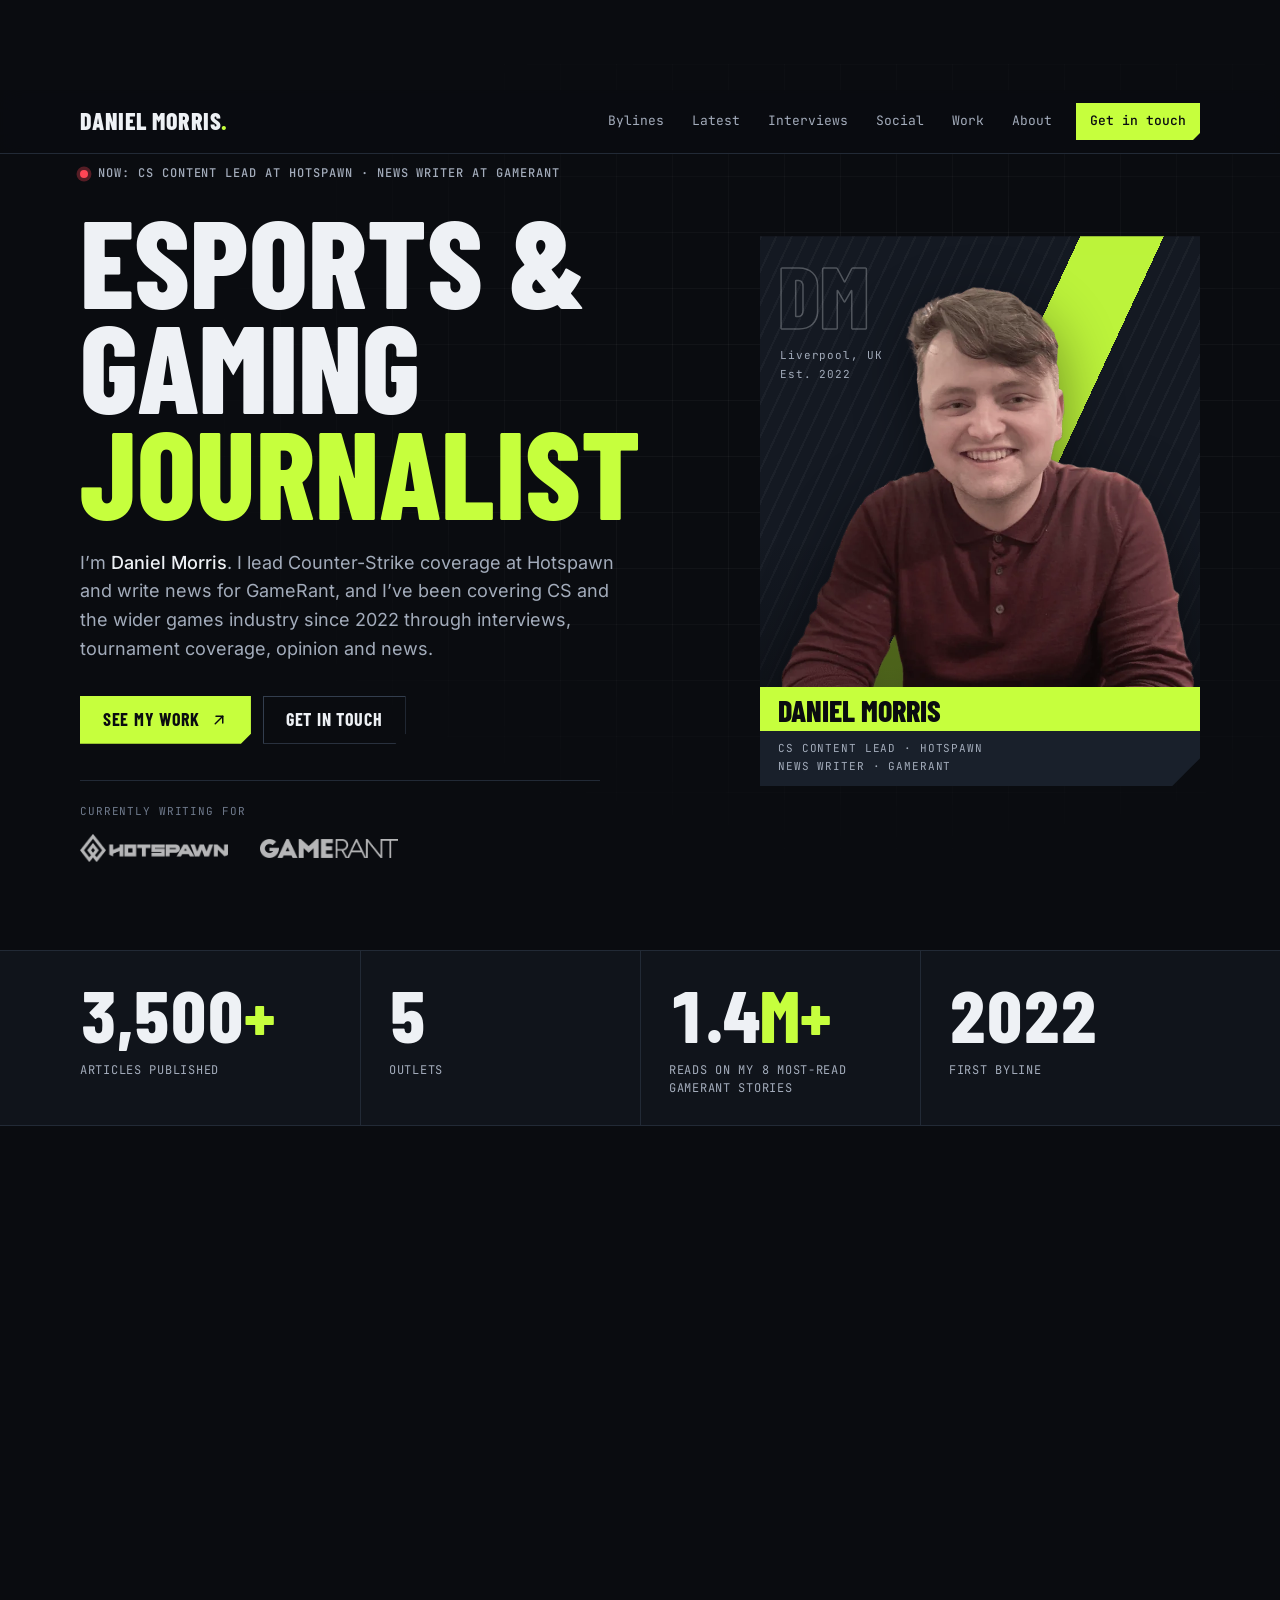
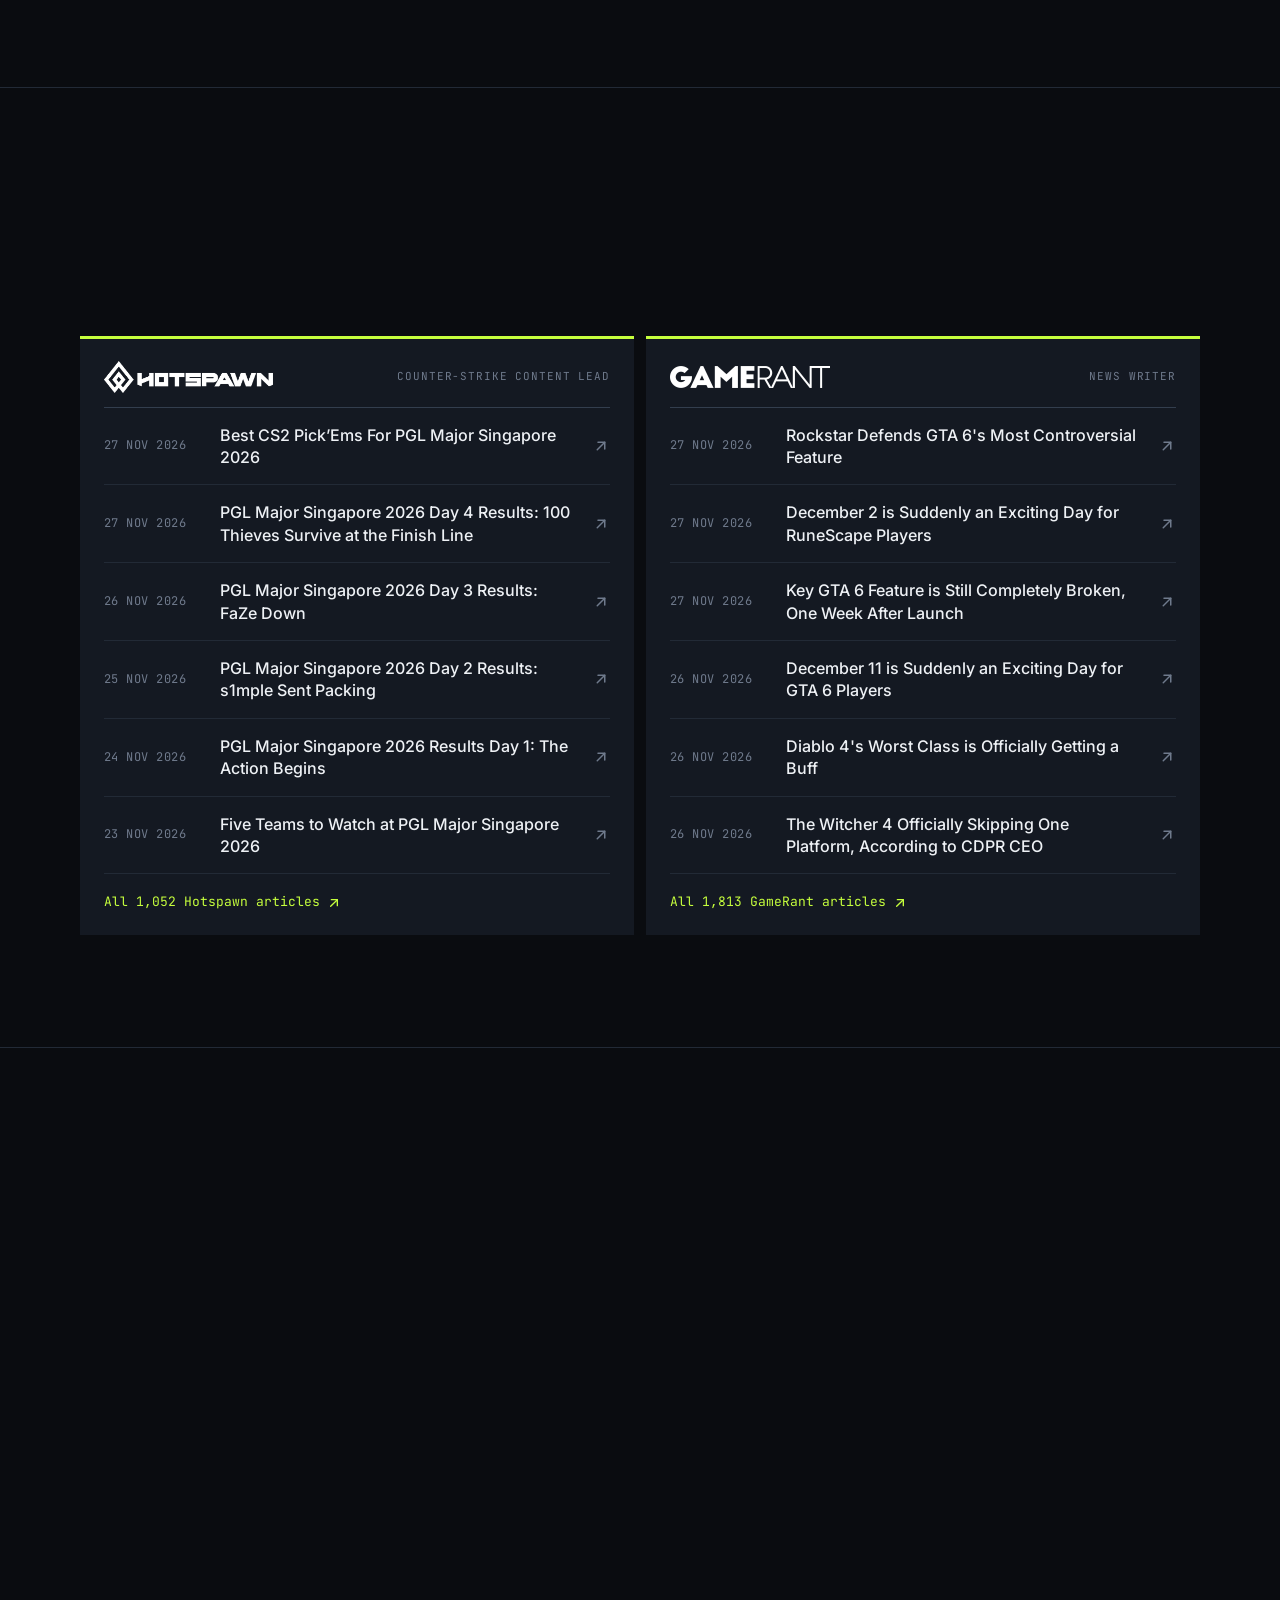
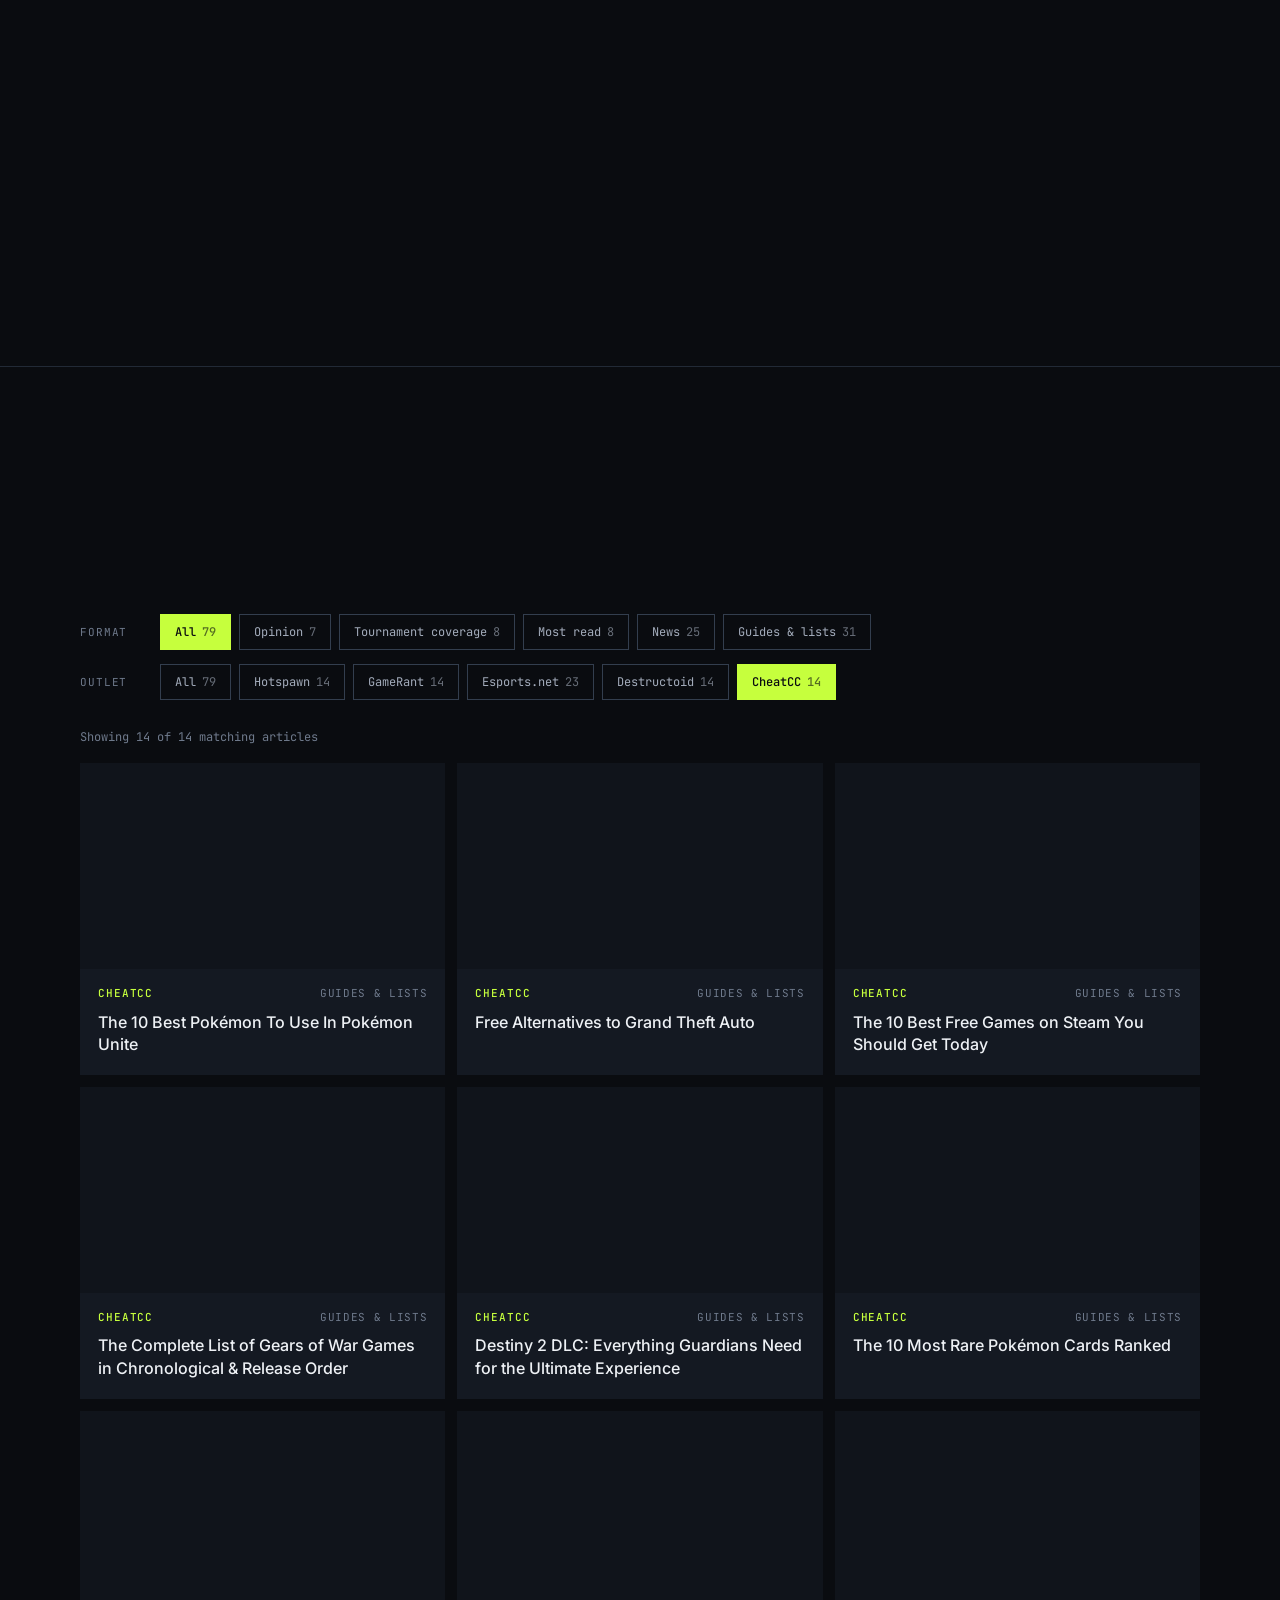
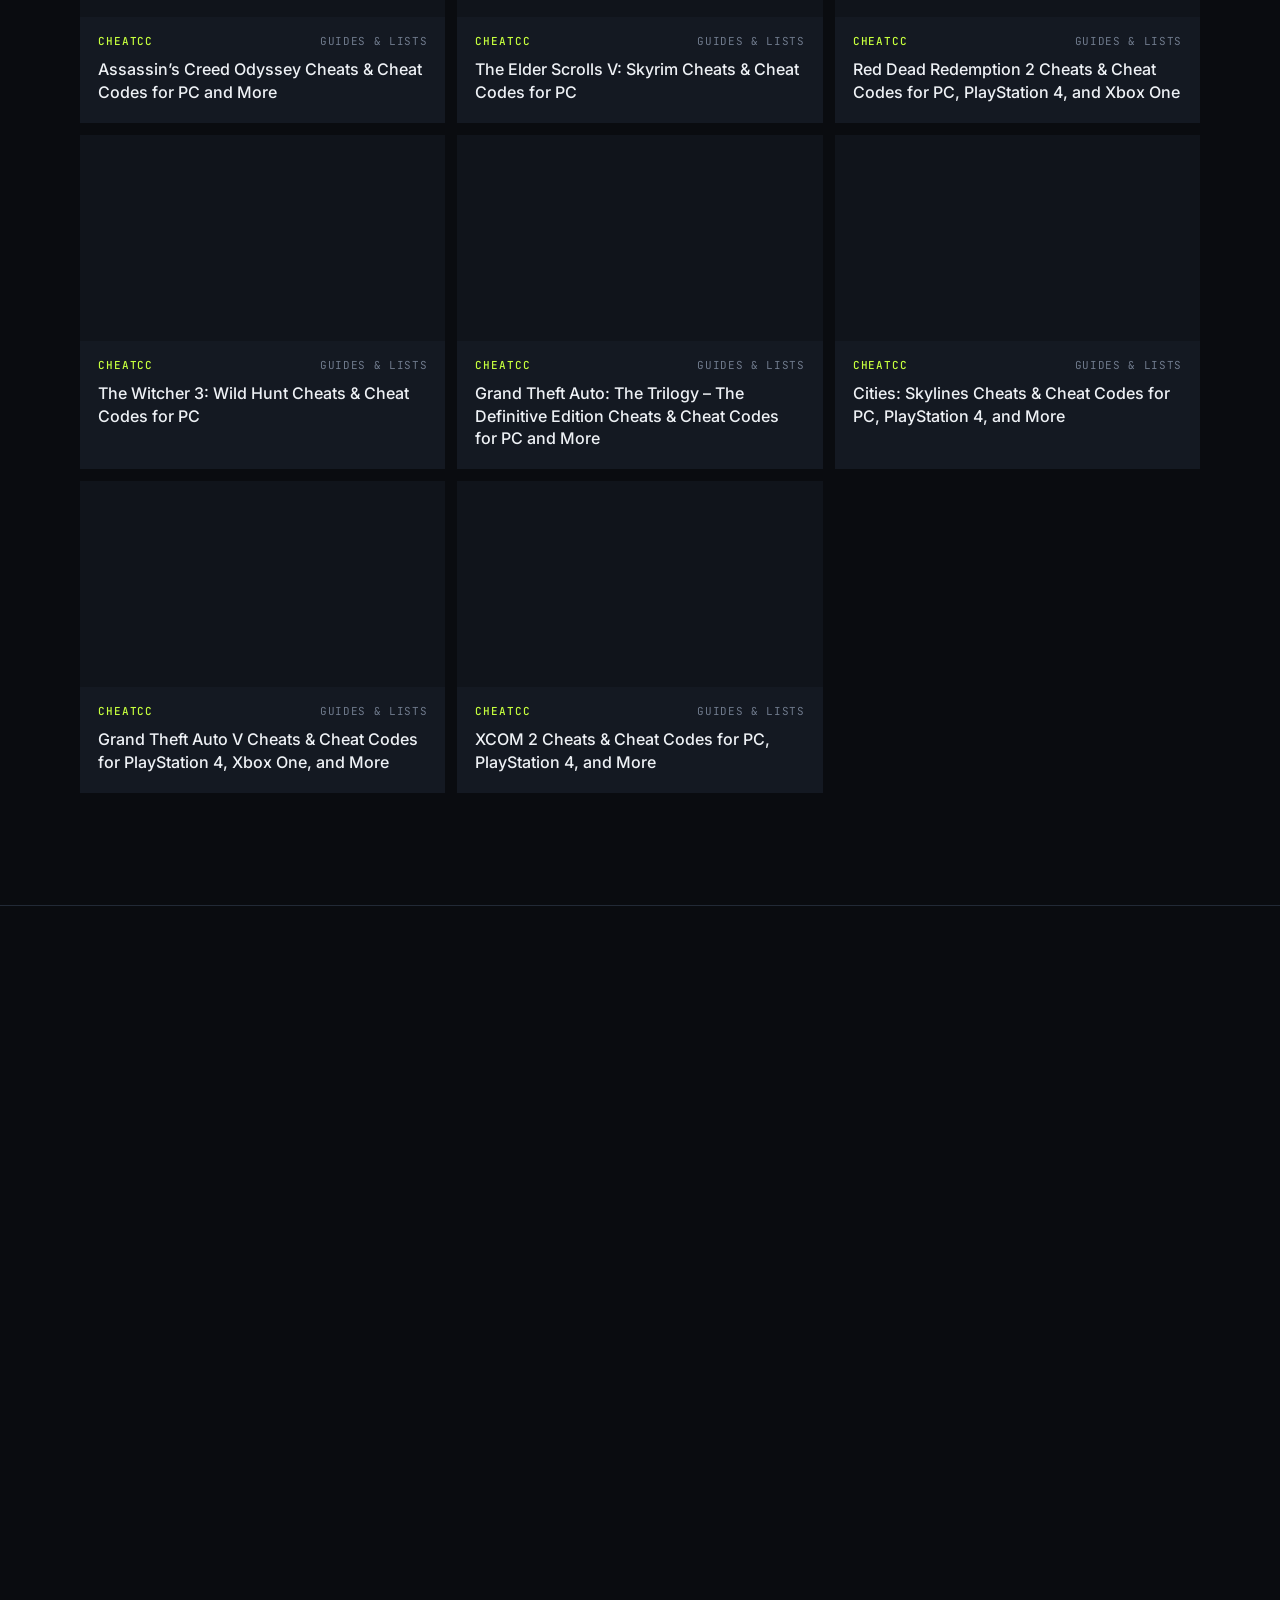
<file: cheatcc/index.html>
<!doctype html>
<html lang="en-GB">
<head>
  <meta charset="utf-8">
  <title>Redirecting…</title>
  <meta name="robots" content="noindex">
  <link rel="canonical" href="https://www.danielmorriswriting.co.uk/">
  <meta http-equiv="refresh" content="0; url=/?outlet=cheatcc#work">
</head>
<body>
  <p>This page has moved. <a href="/?outlet=cheatcc#work">See my work</a>.</p>
</body>
</html>
</file>
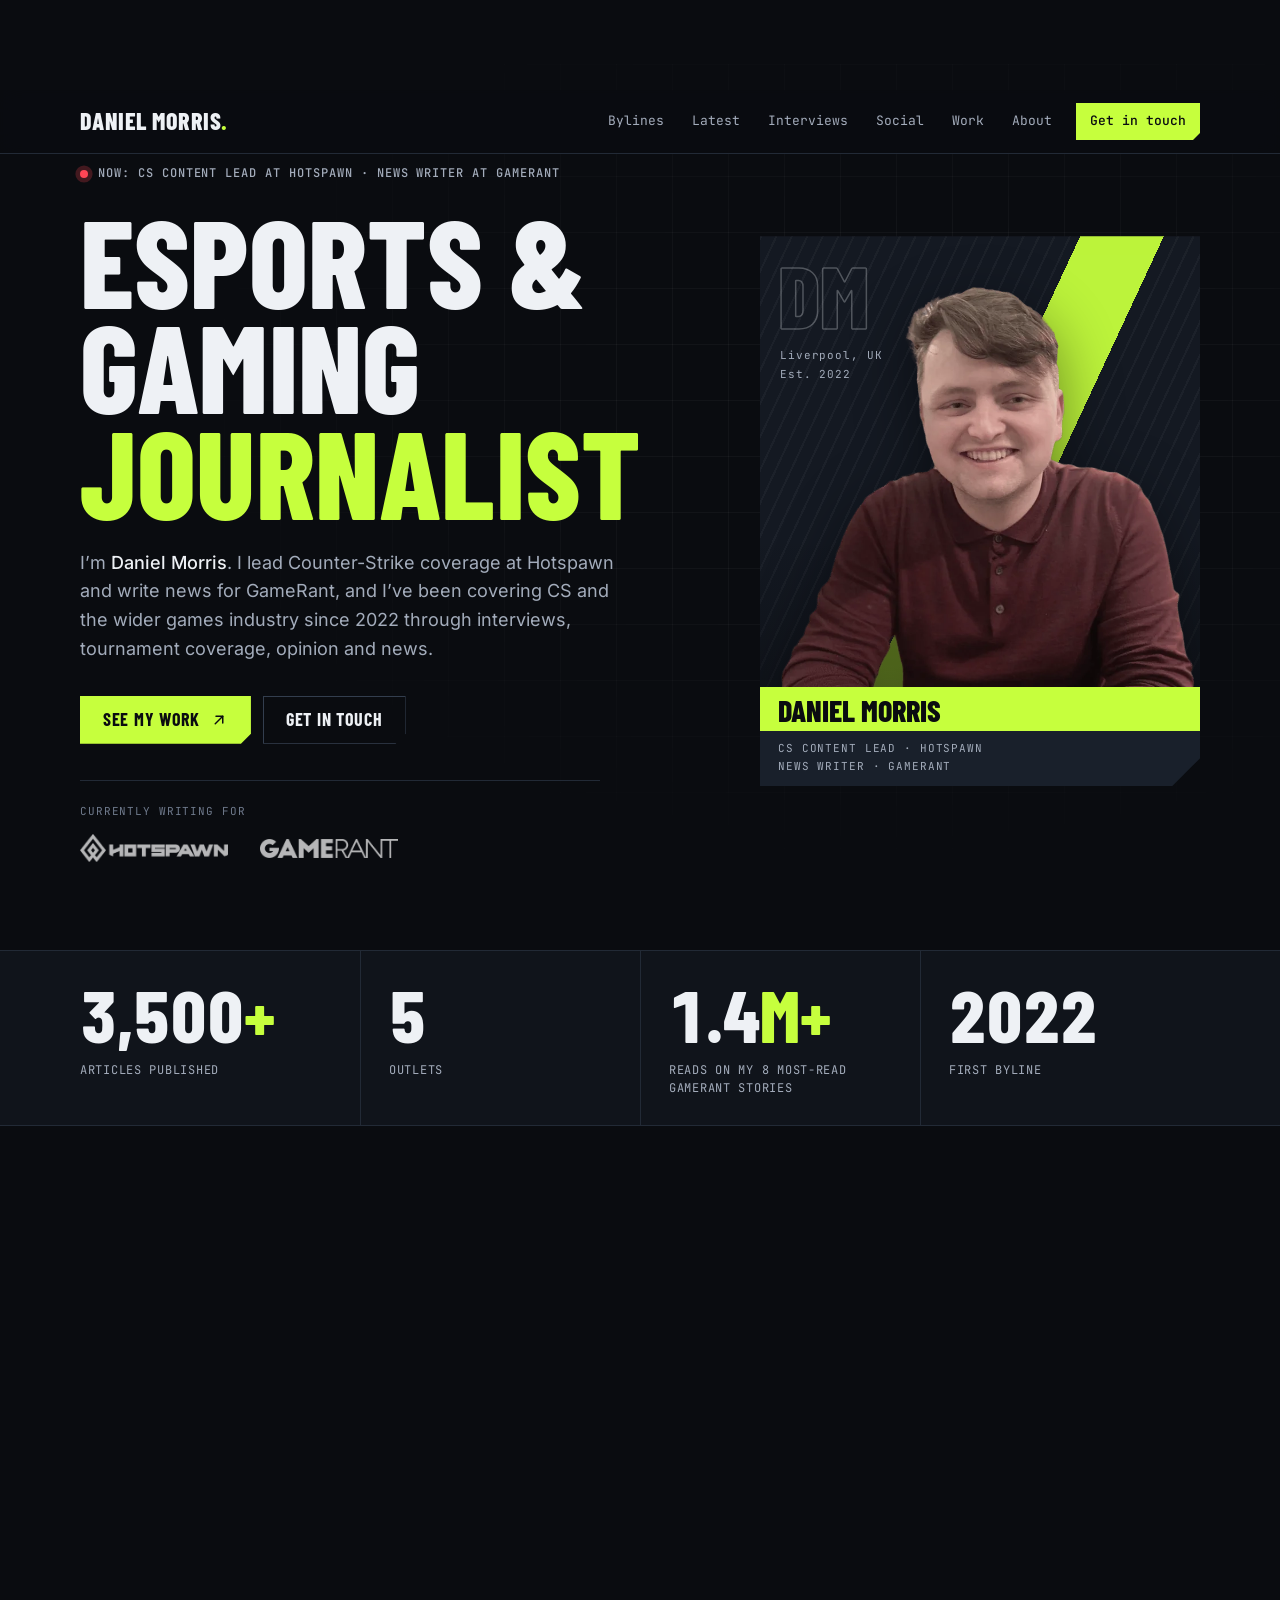
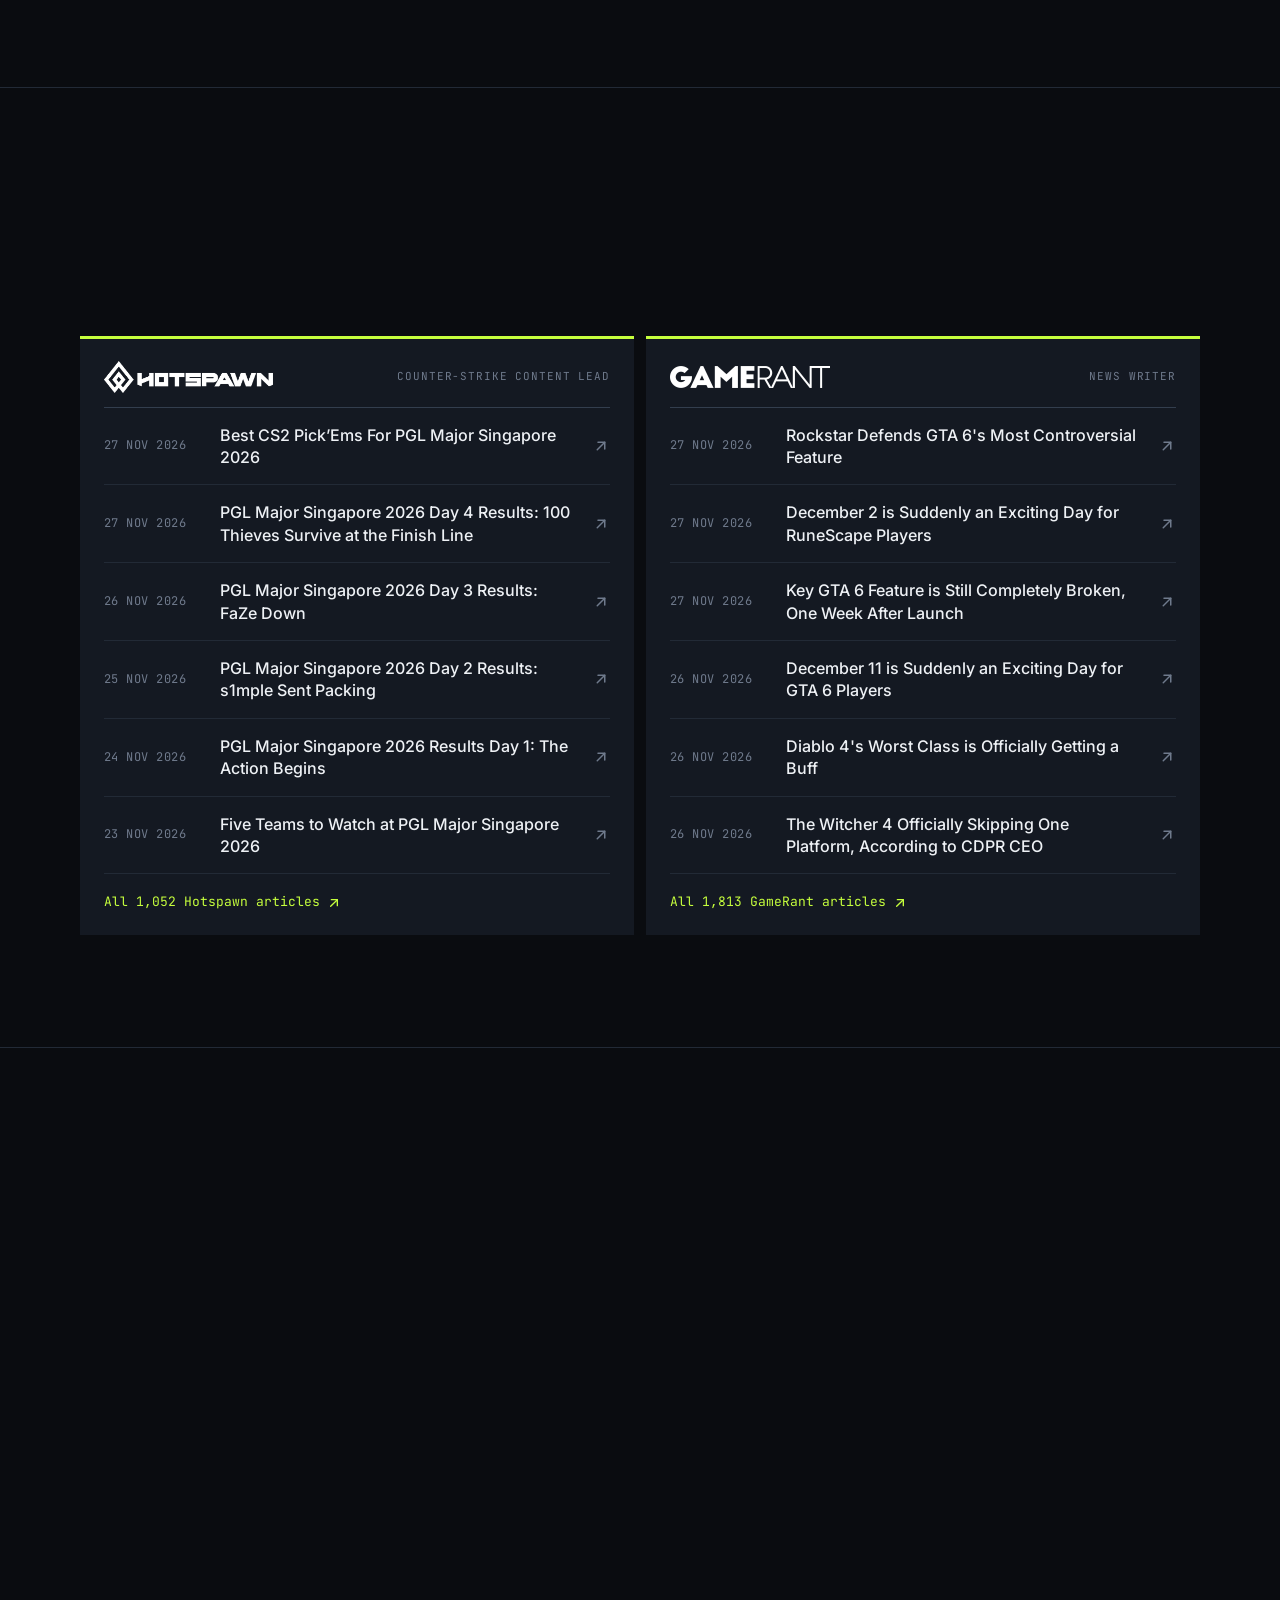
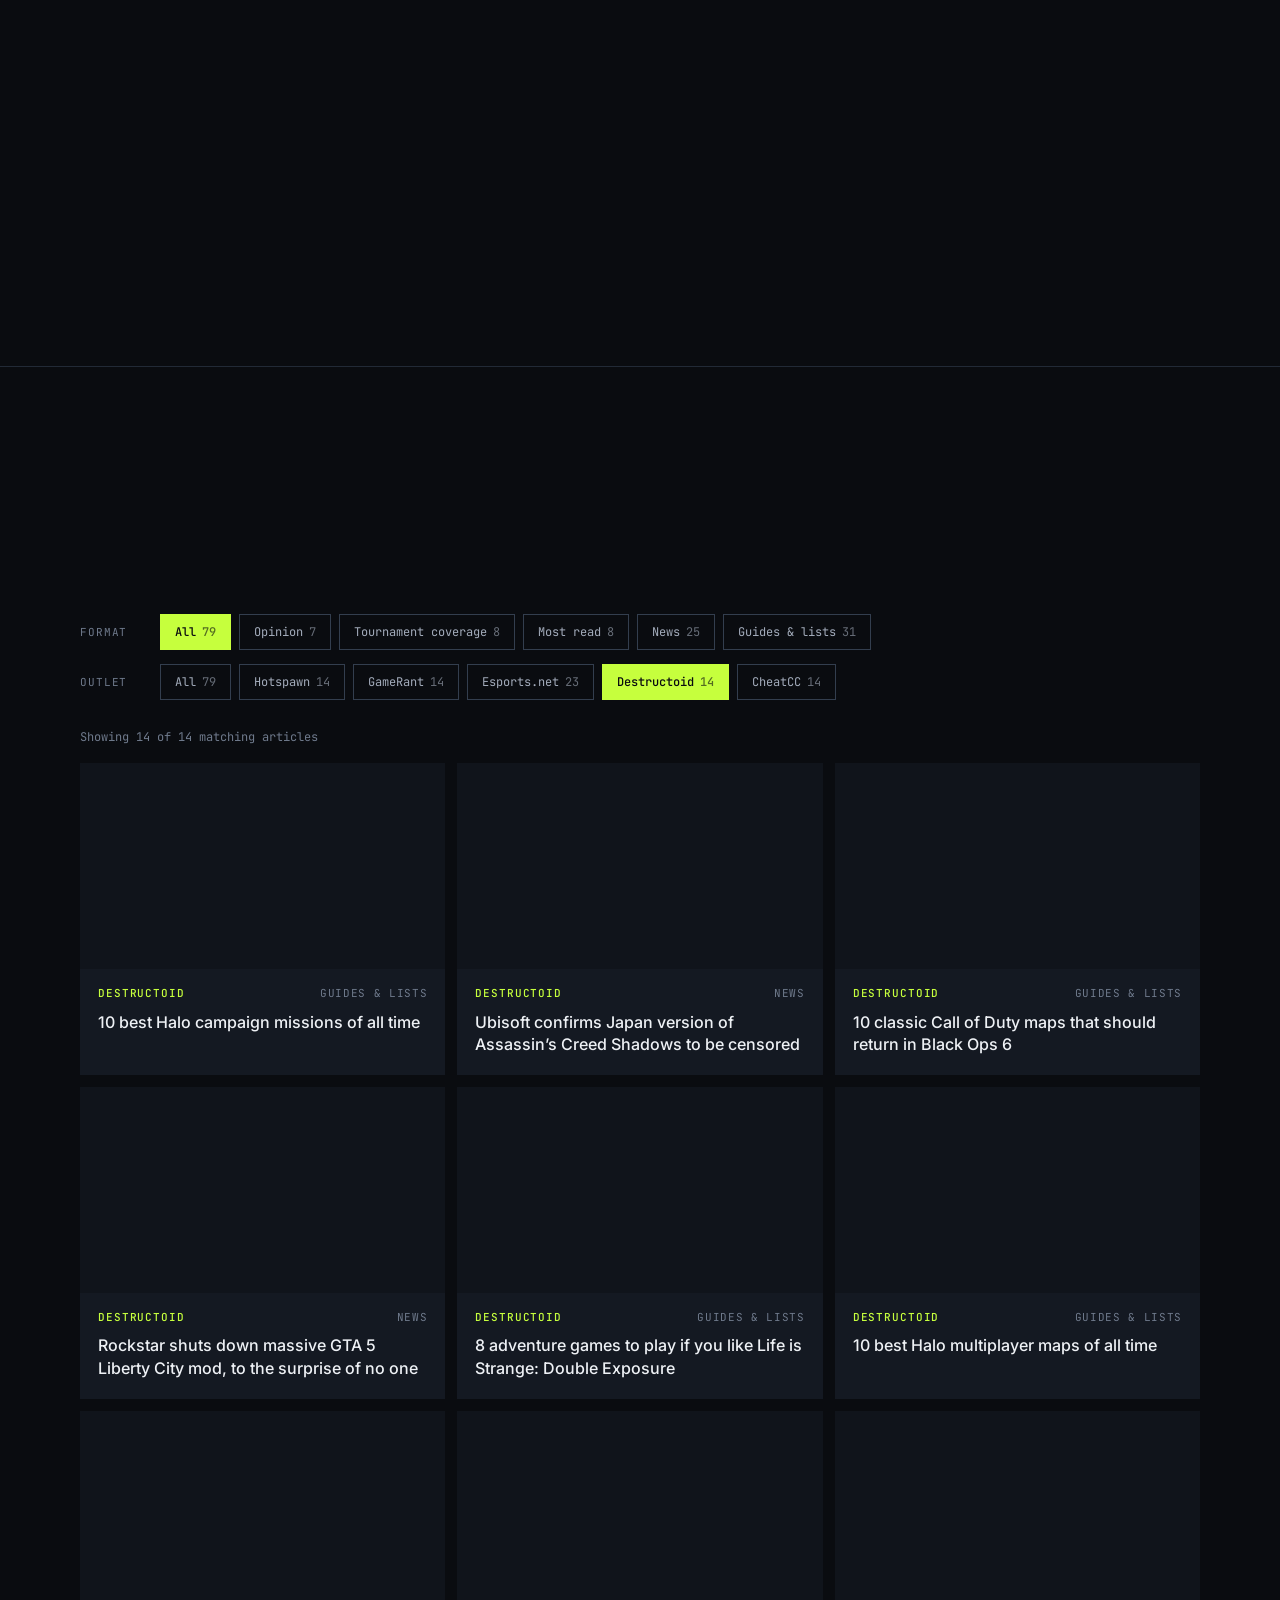
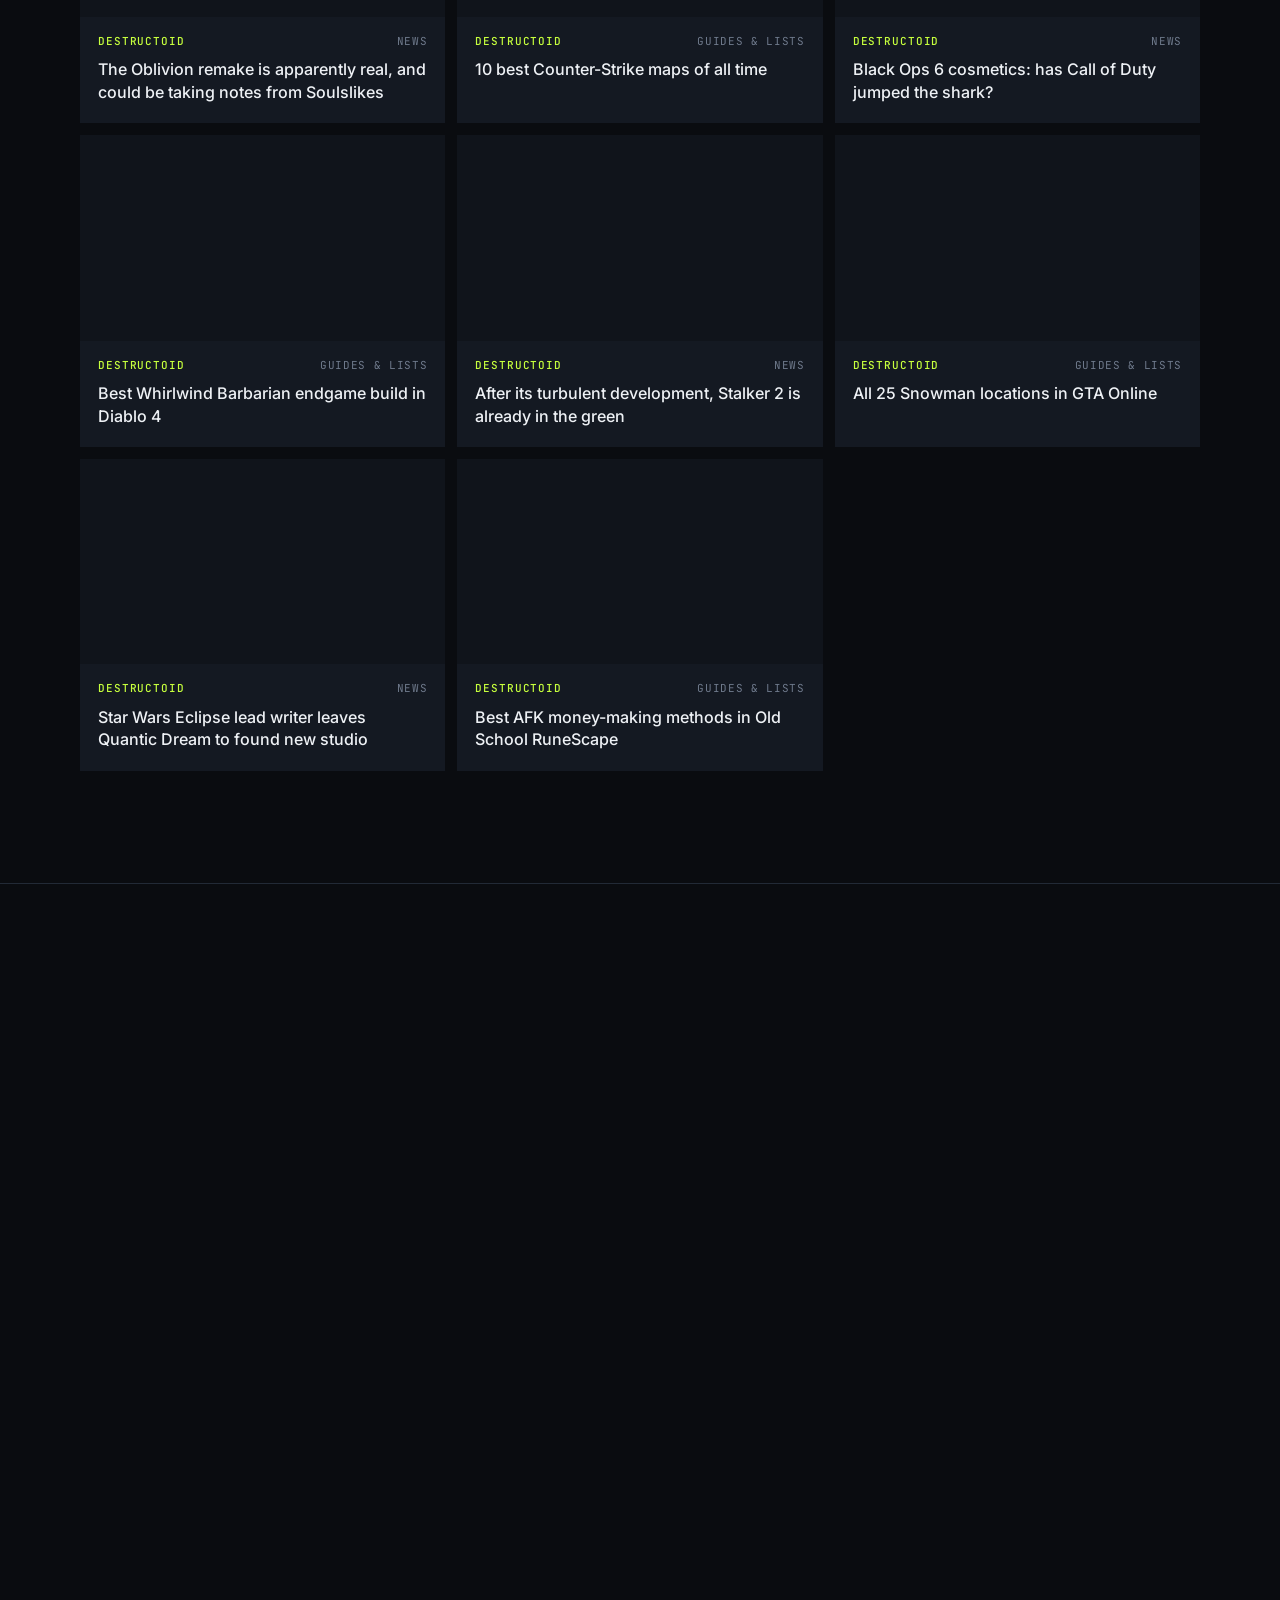
<file: destructoid/index.html>
<!doctype html>
<html lang="en-GB">
<head>
  <meta charset="utf-8">
  <title>Redirecting…</title>
  <meta name="robots" content="noindex">
  <link rel="canonical" href="https://www.danielmorriswriting.co.uk/">
  <meta http-equiv="refresh" content="0; url=/?outlet=destructoid#work">
</head>
<body>
  <p>This page has moved. <a href="/?outlet=destructoid#work">See my work</a>.</p>
</body>
</html>
</file>
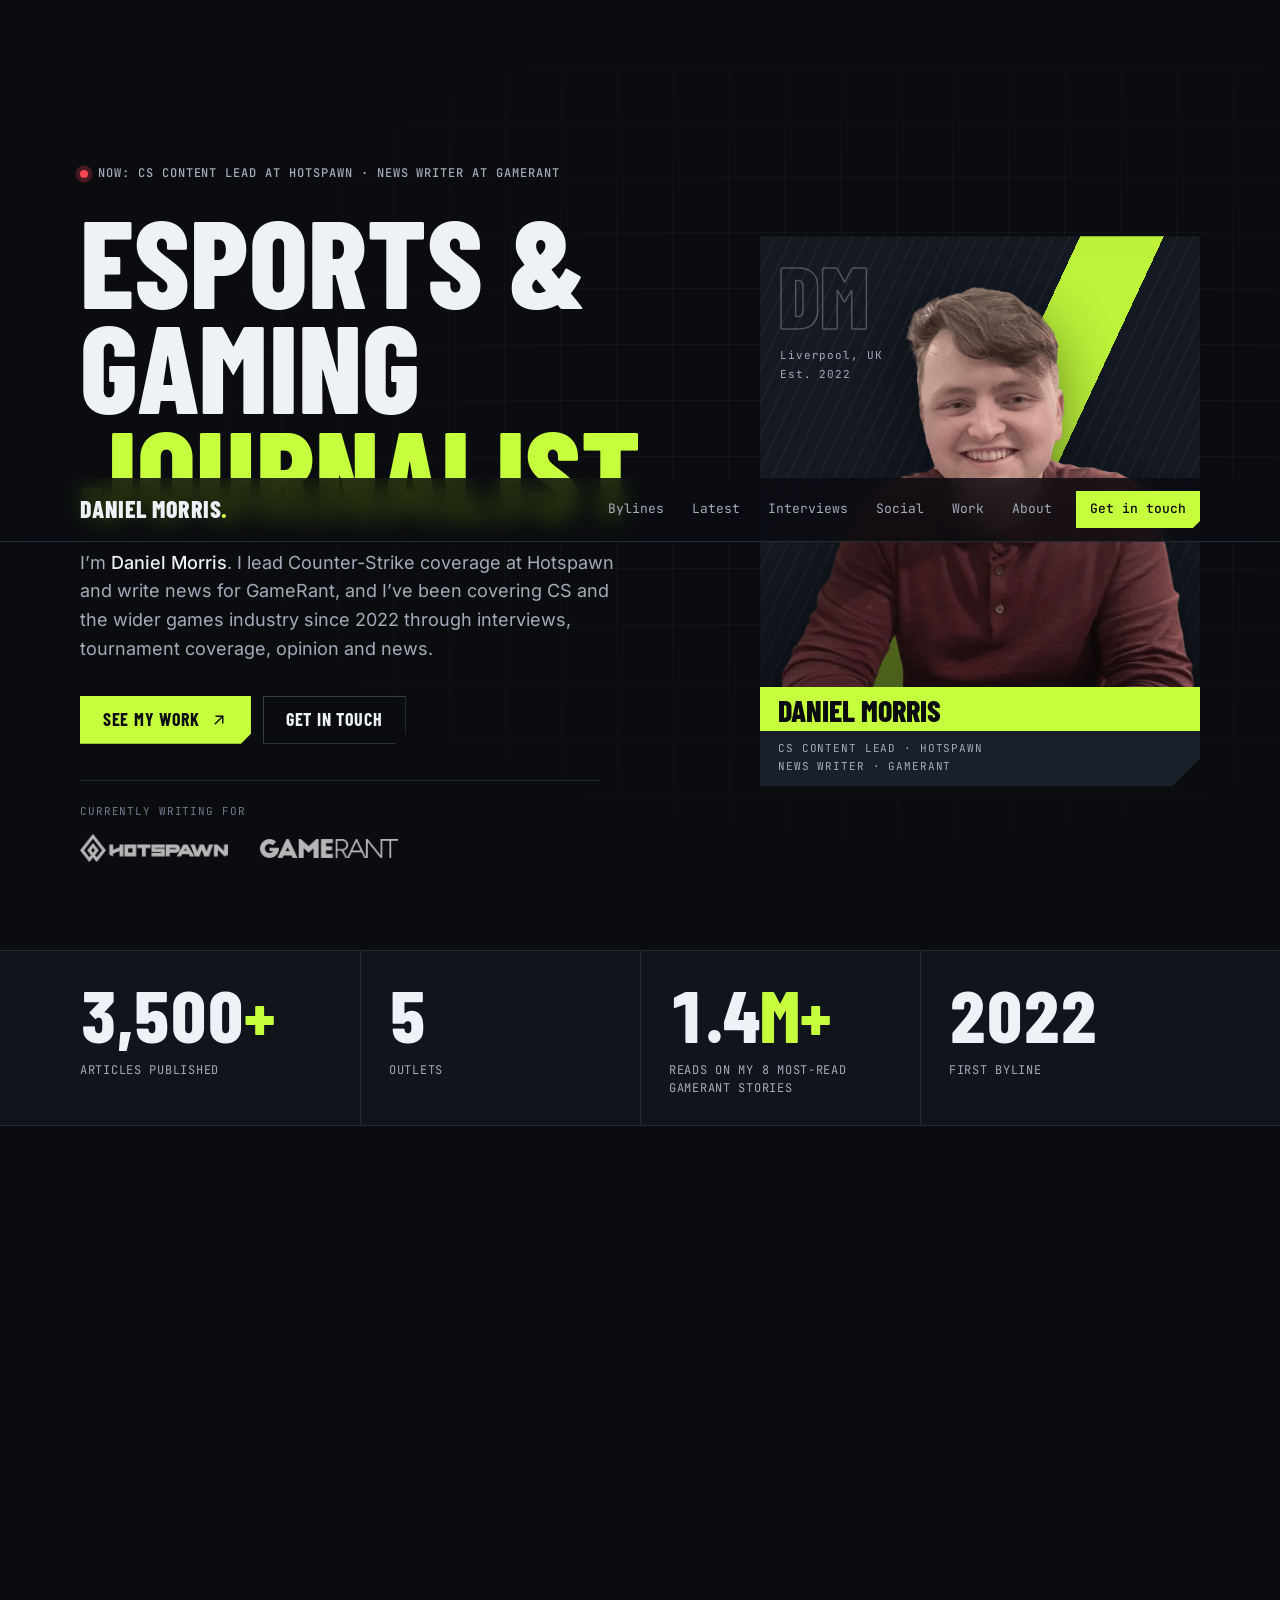
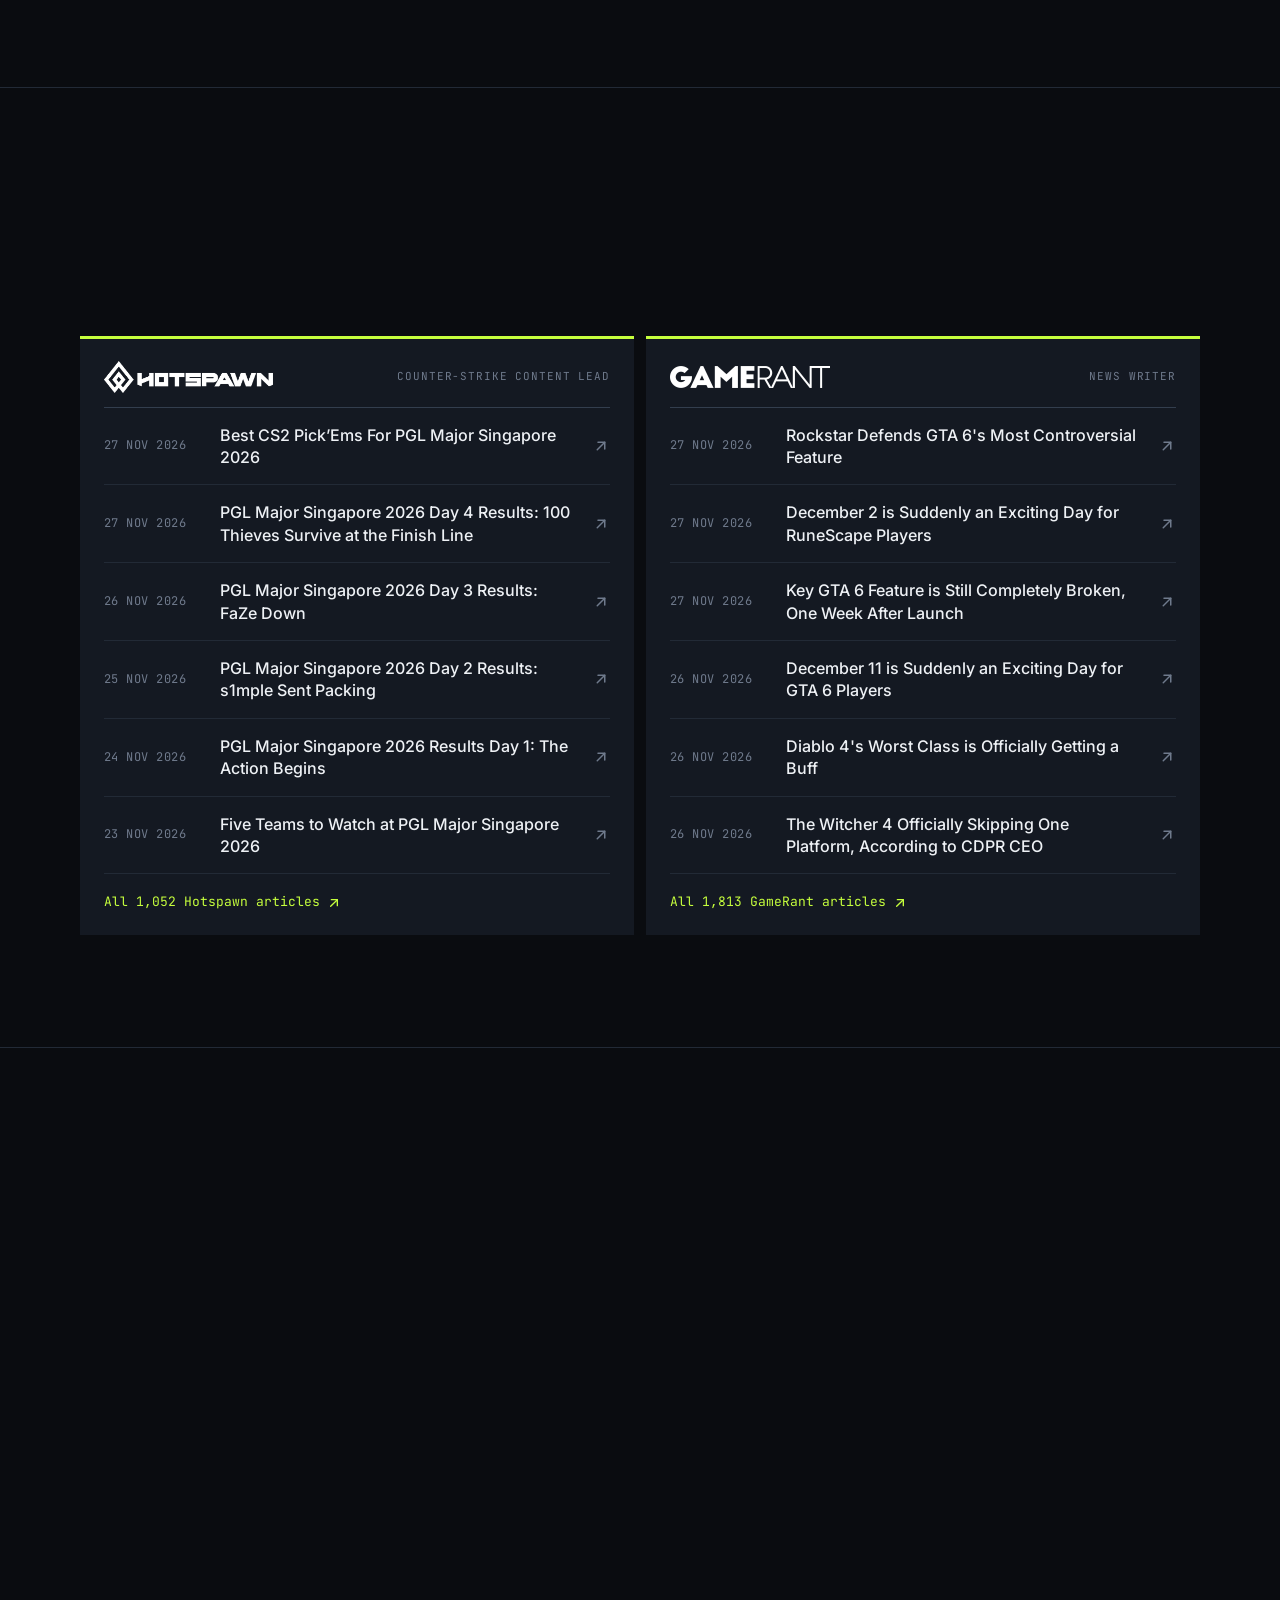
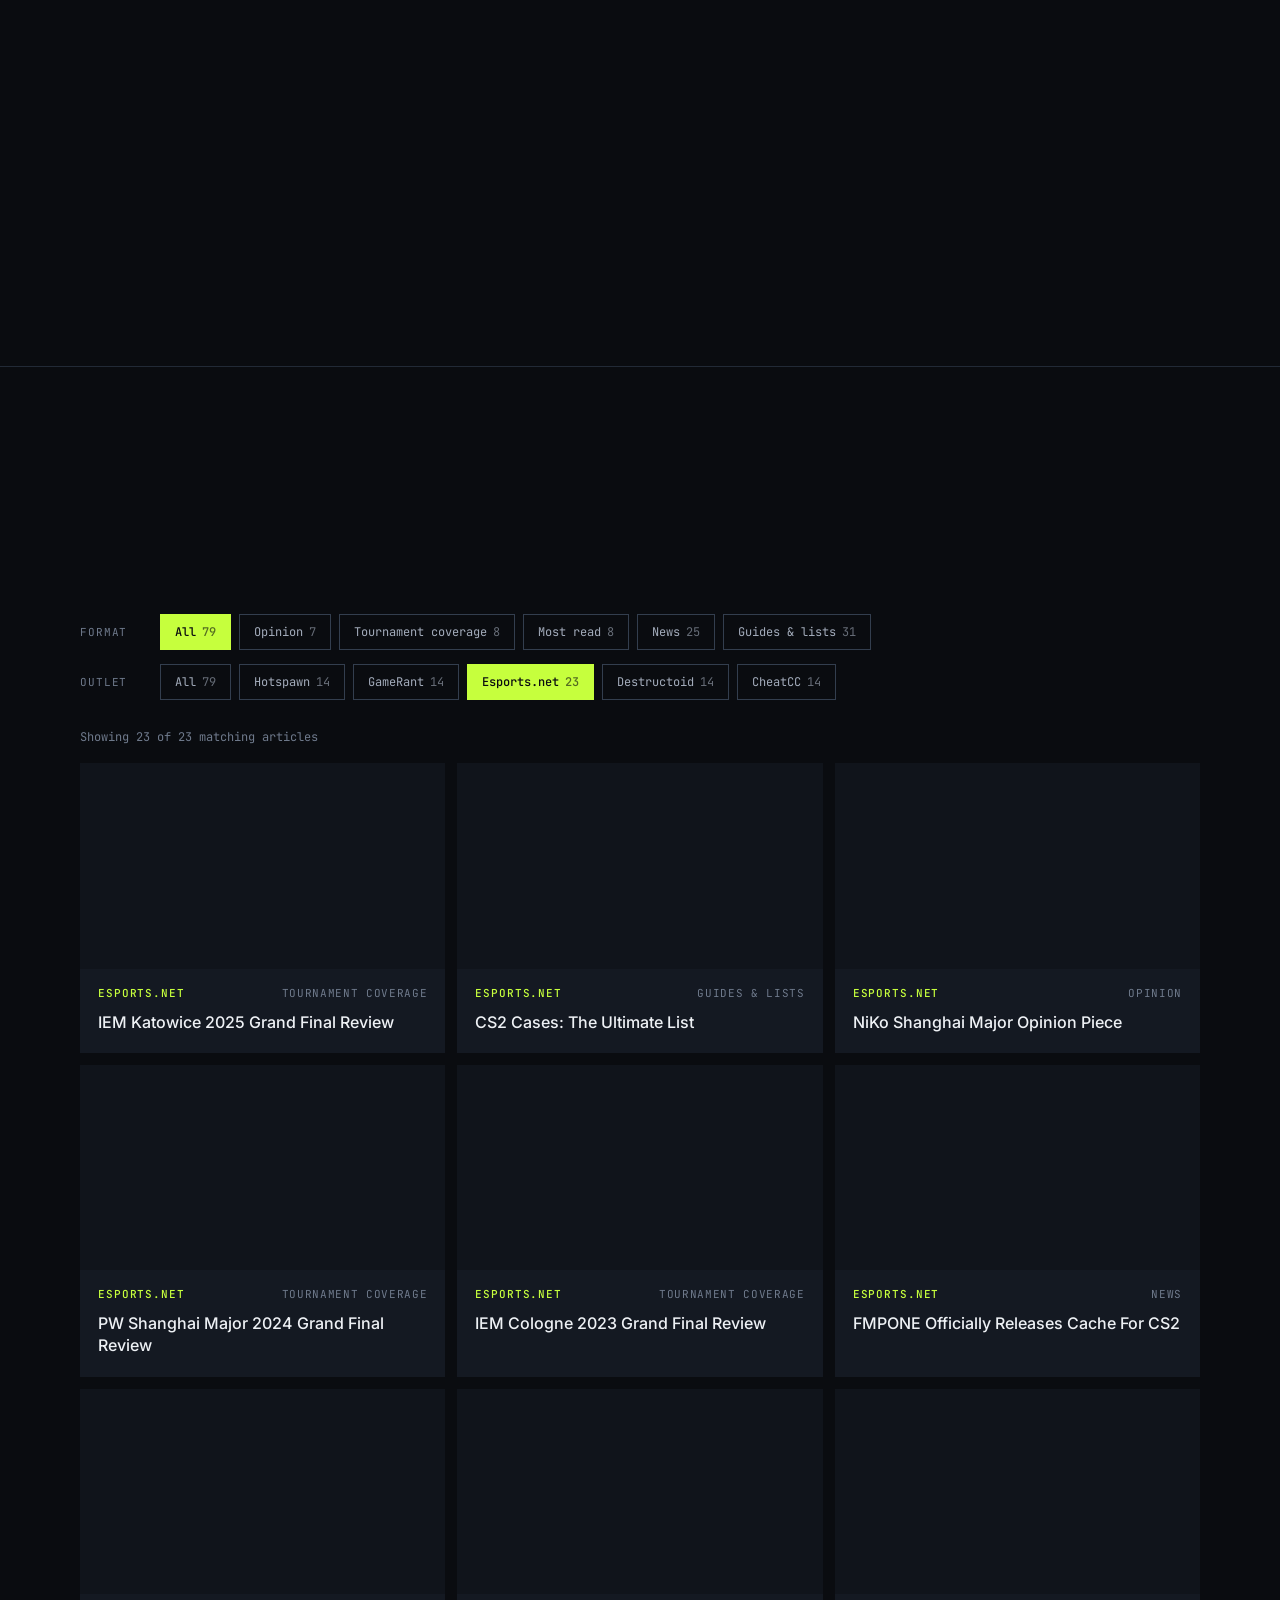
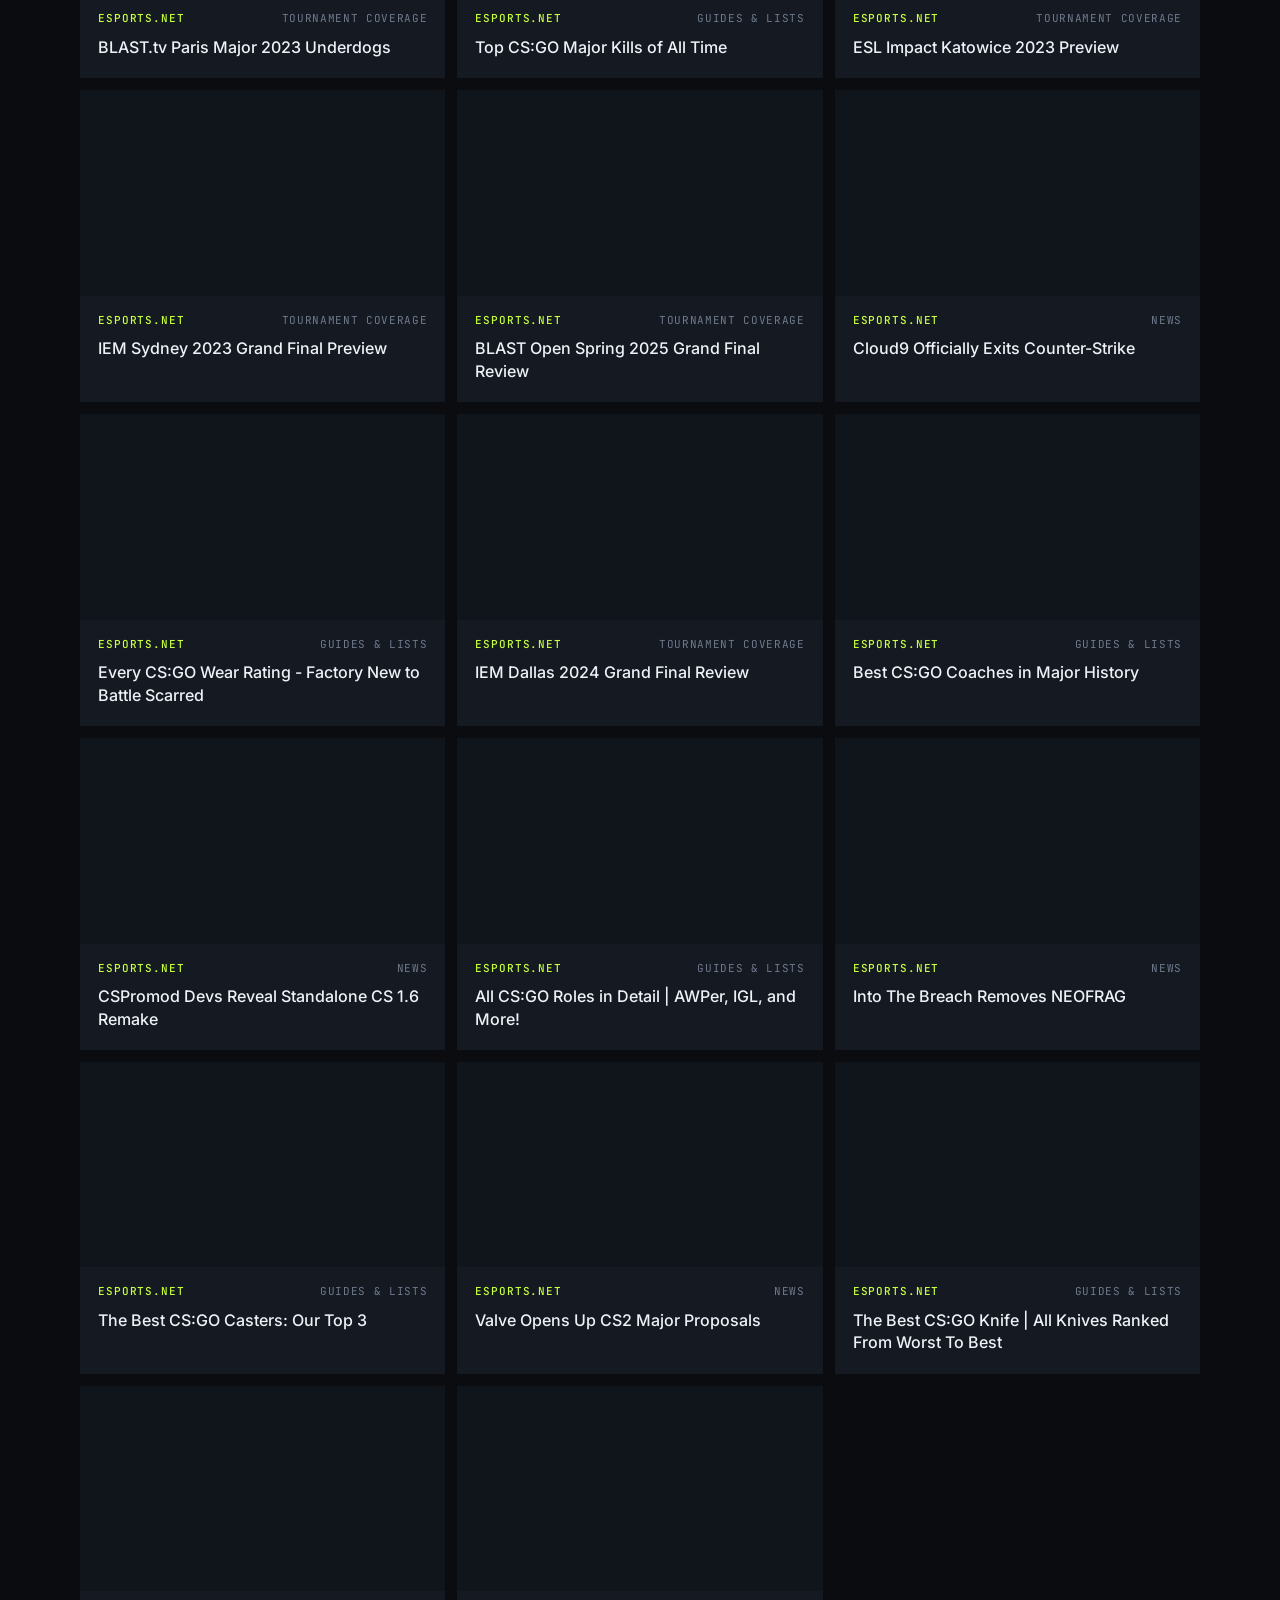
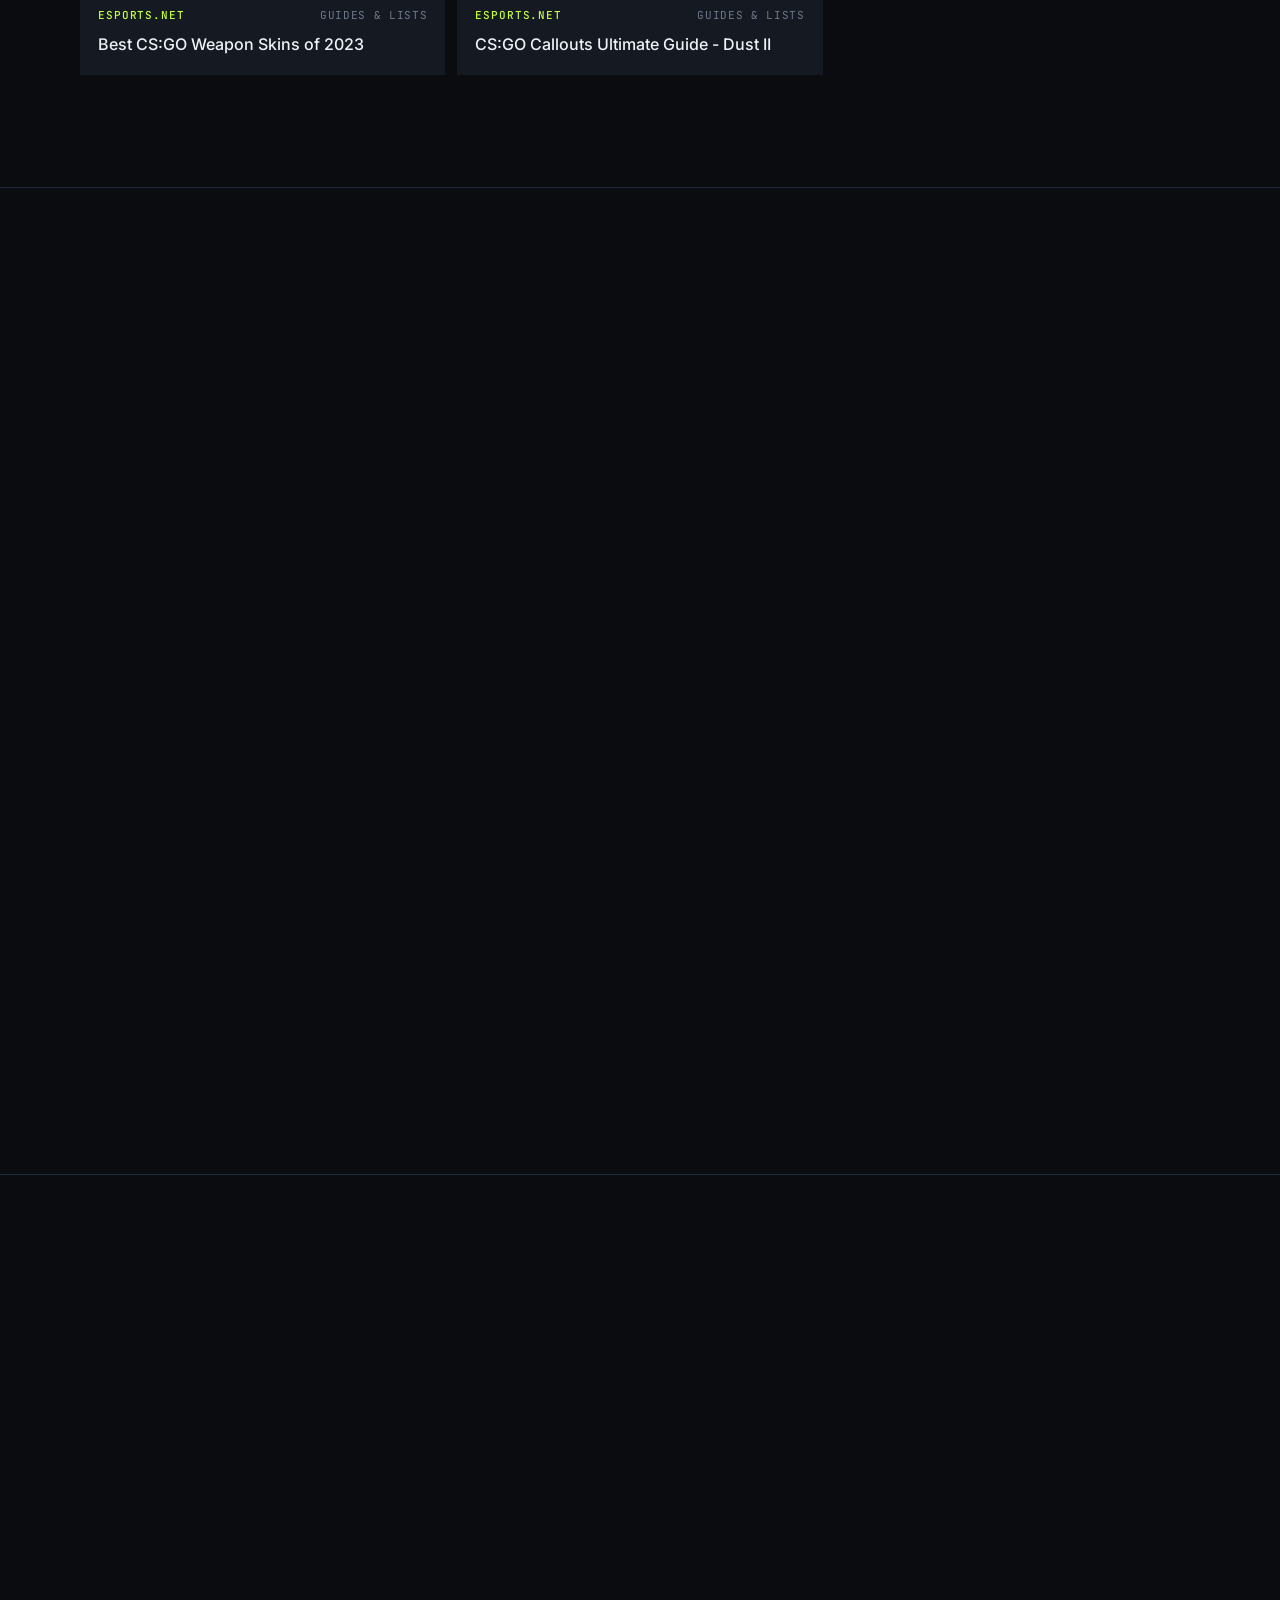
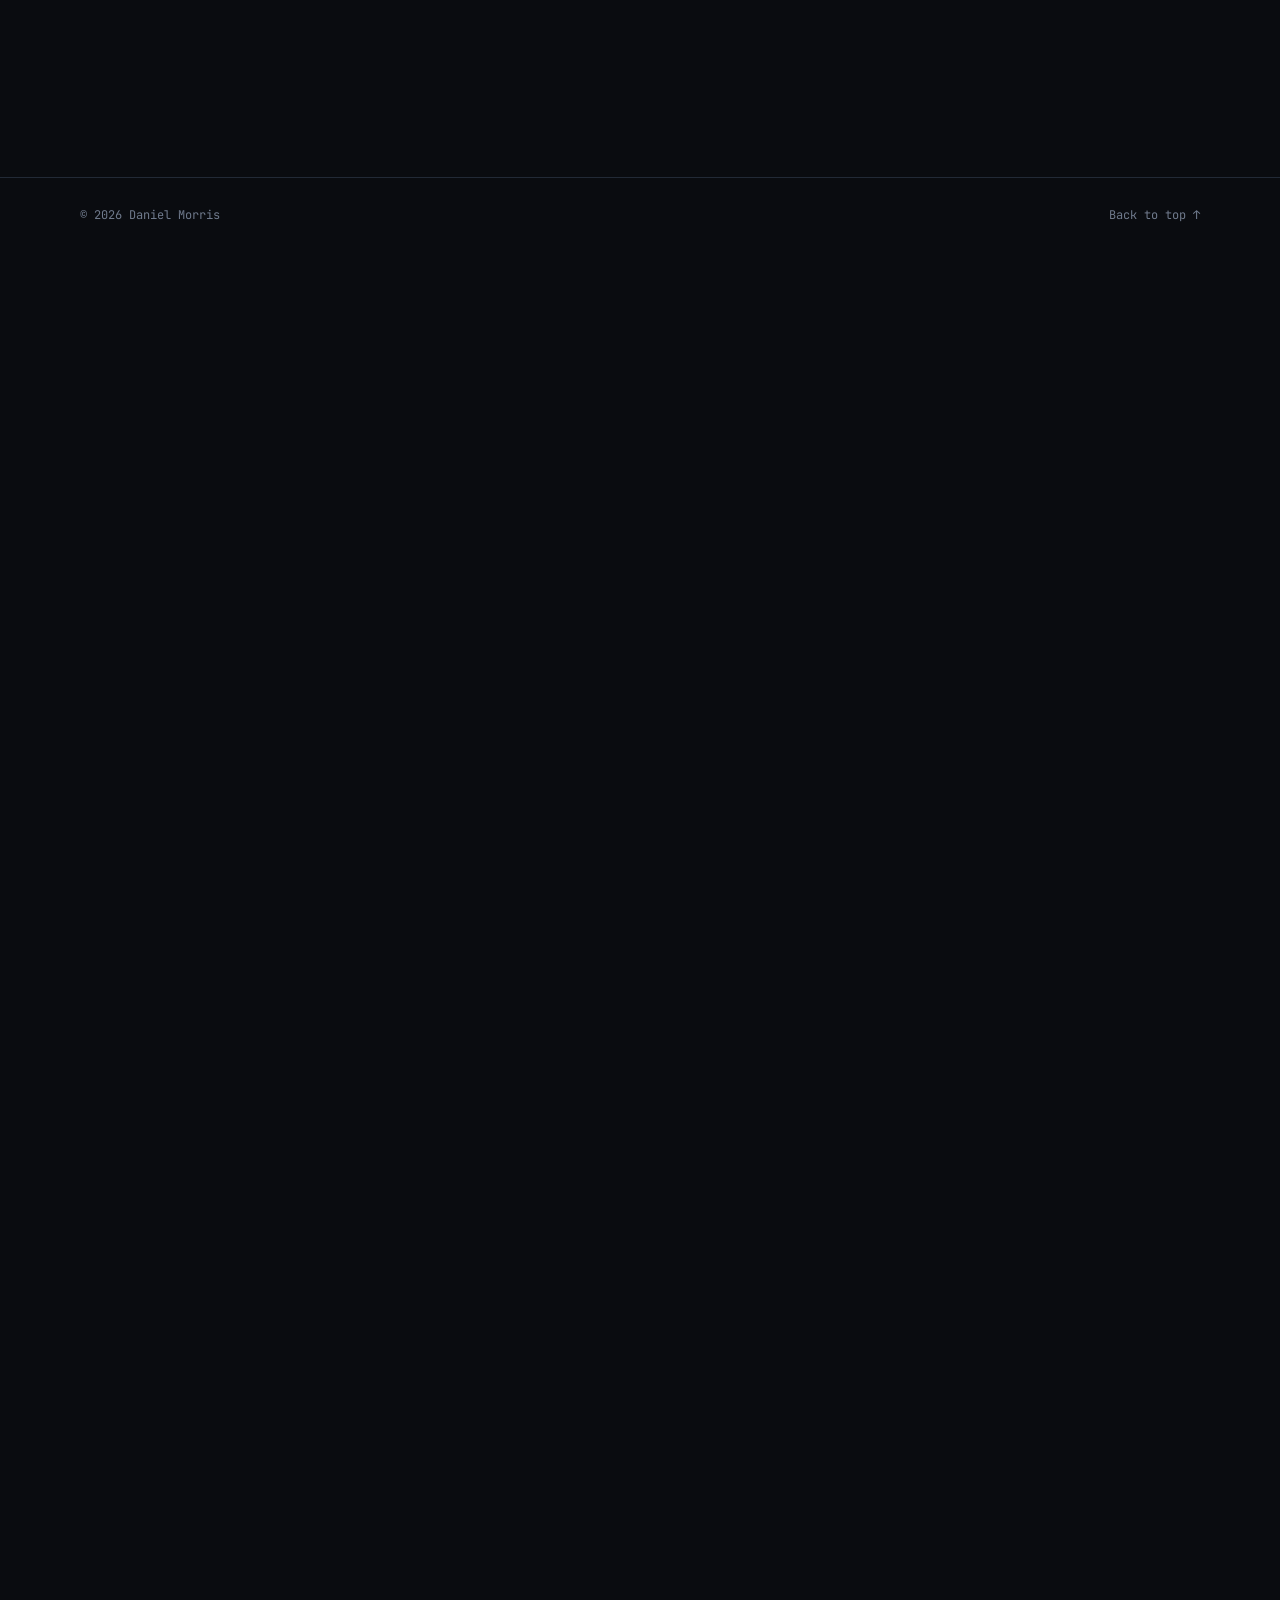
<file: esports/index.html>
<!doctype html>
<html lang="en-GB">
<head>
  <meta charset="utf-8">
  <title>Redirecting…</title>
  <meta name="robots" content="noindex">
  <link rel="canonical" href="https://www.danielmorriswriting.co.uk/">
  <meta http-equiv="refresh" content="0; url=/?outlet=esports-net#work">
</head>
<body>
  <p>This page has moved. <a href="/?outlet=esports-net#work">See my work</a>.</p>
</body>
</html>
</file>
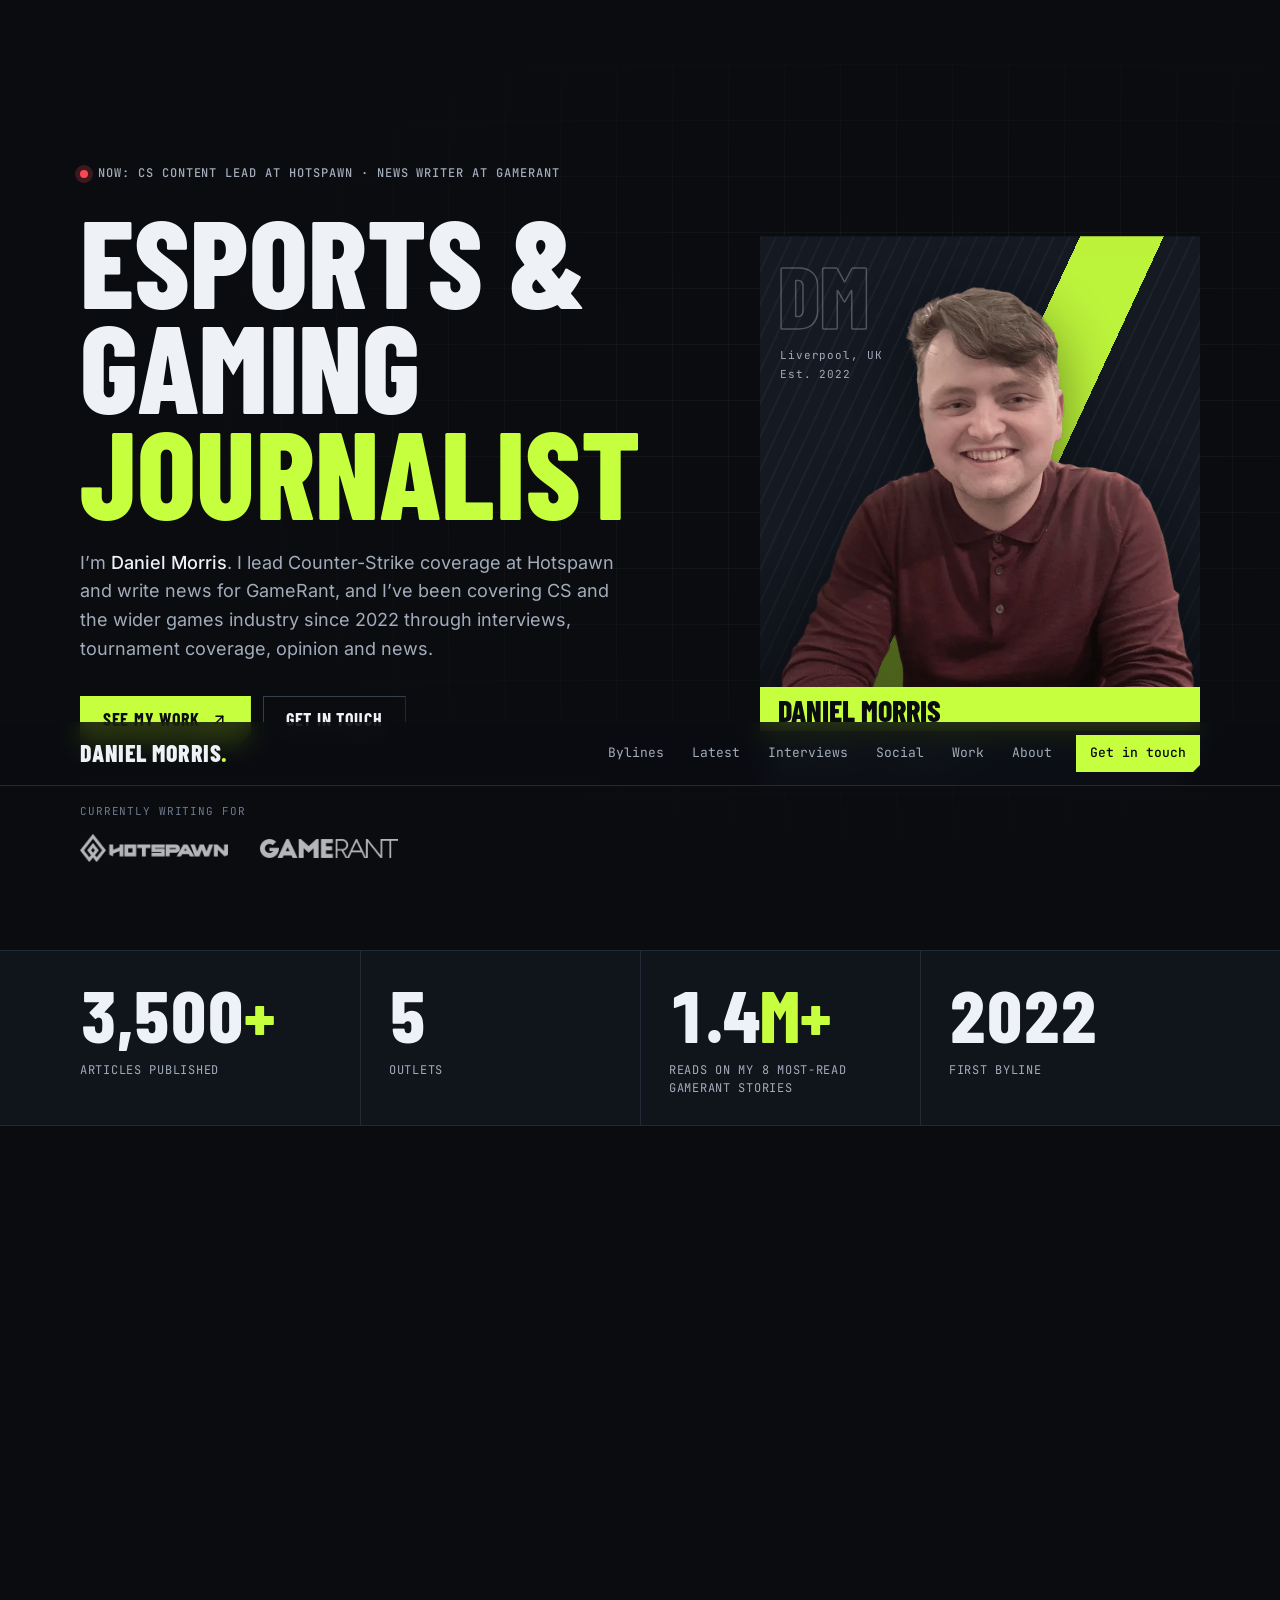
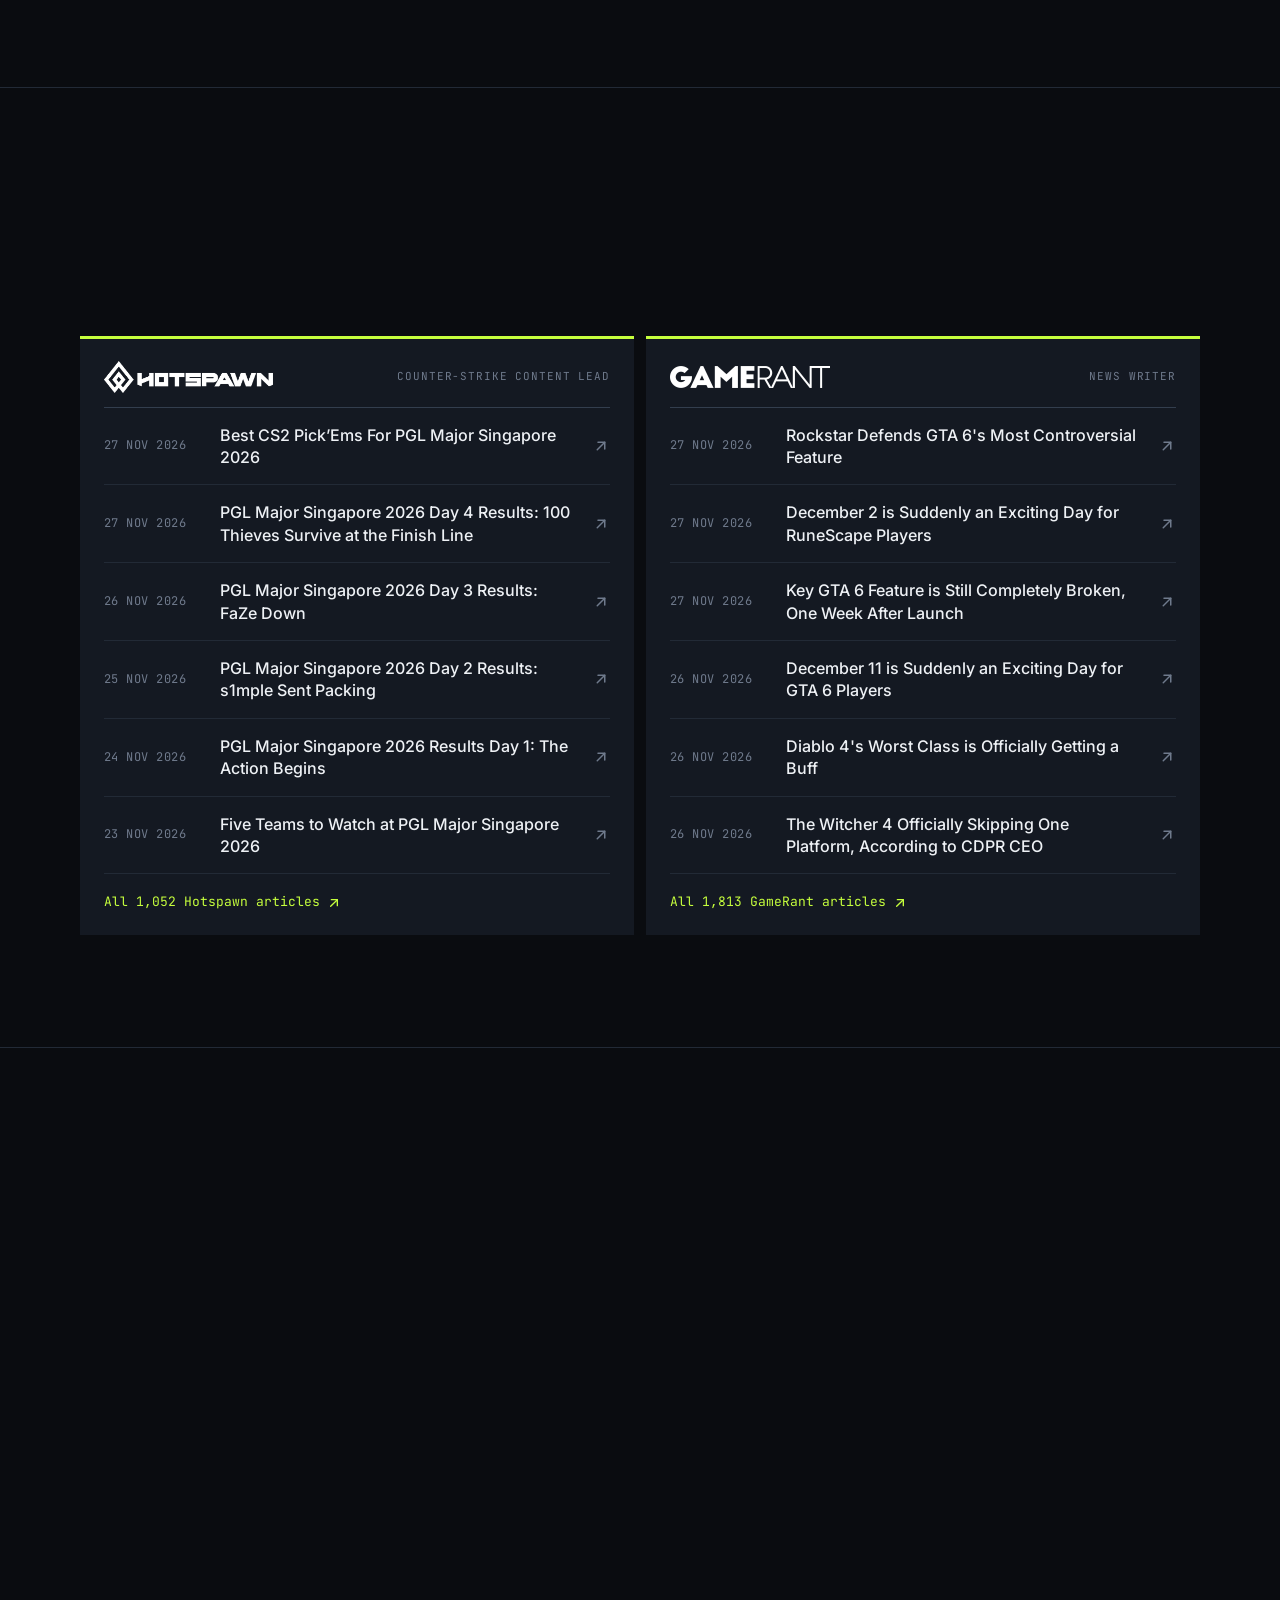
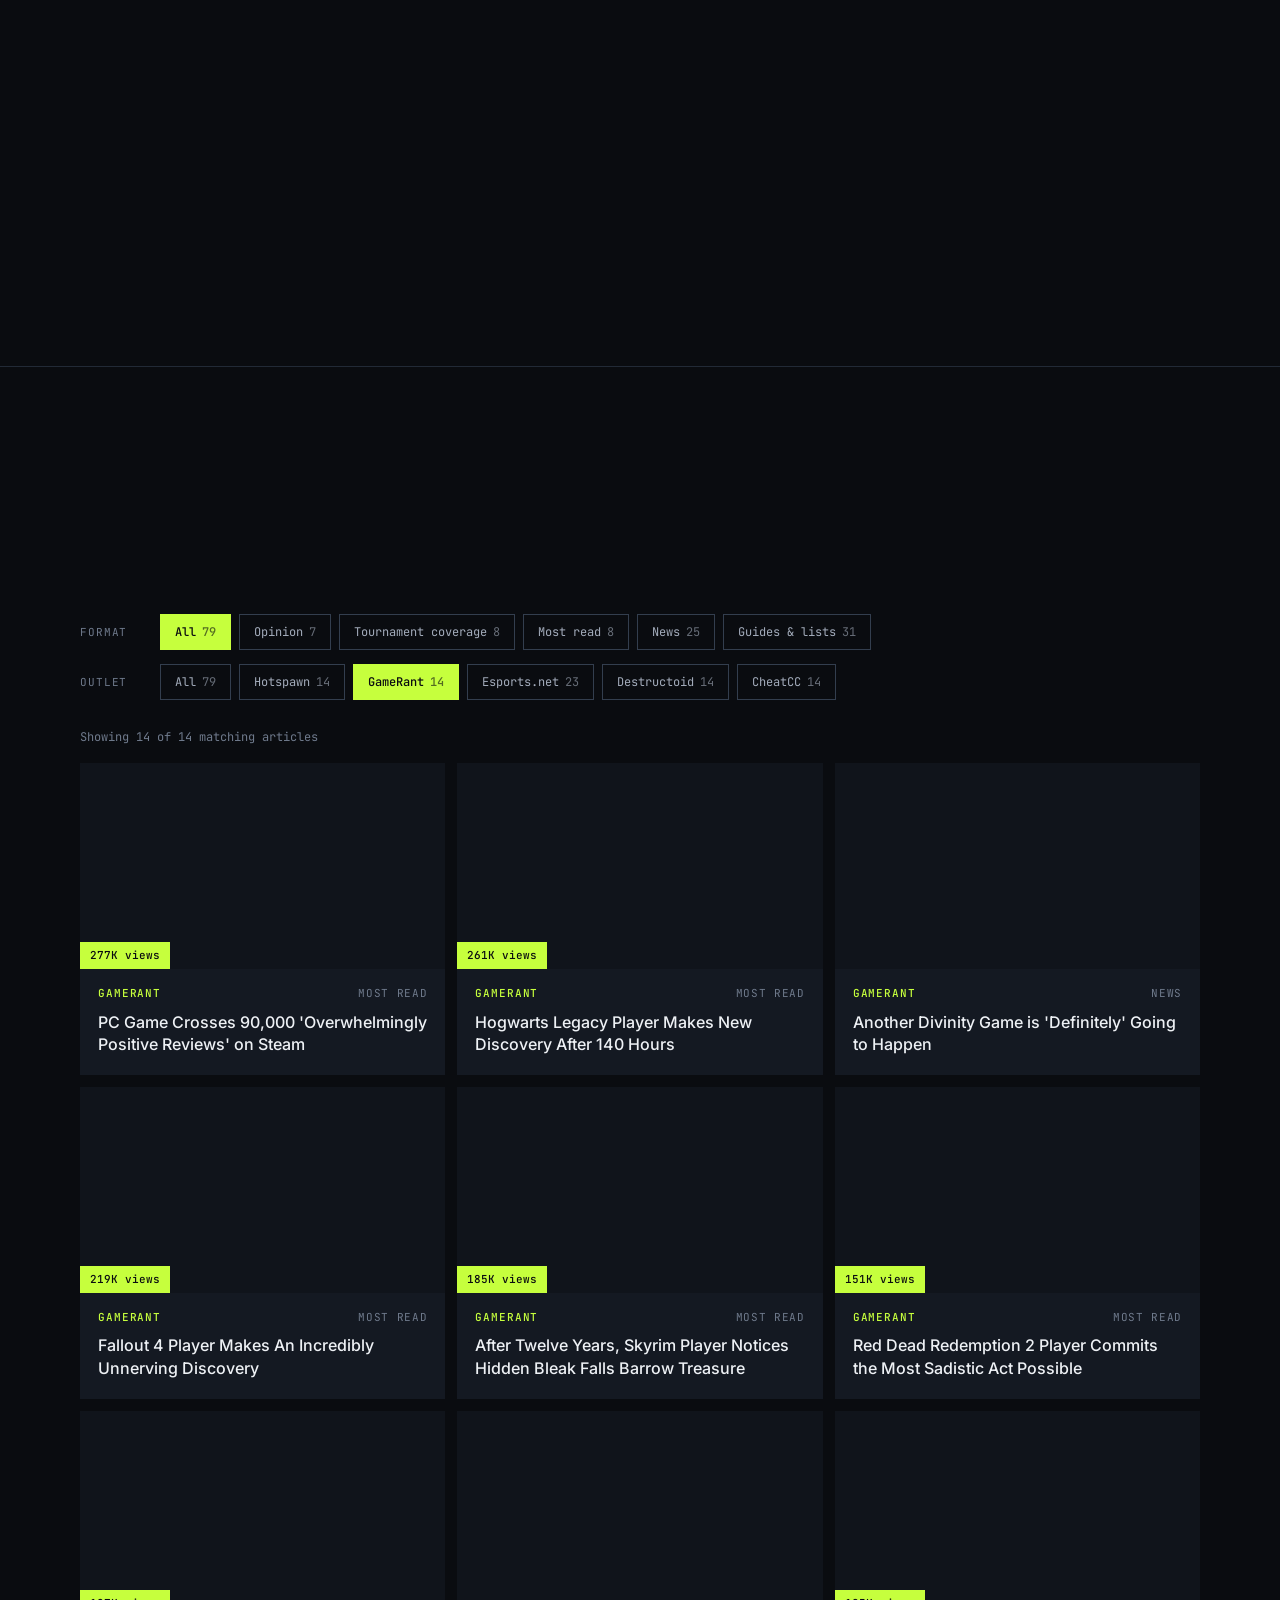
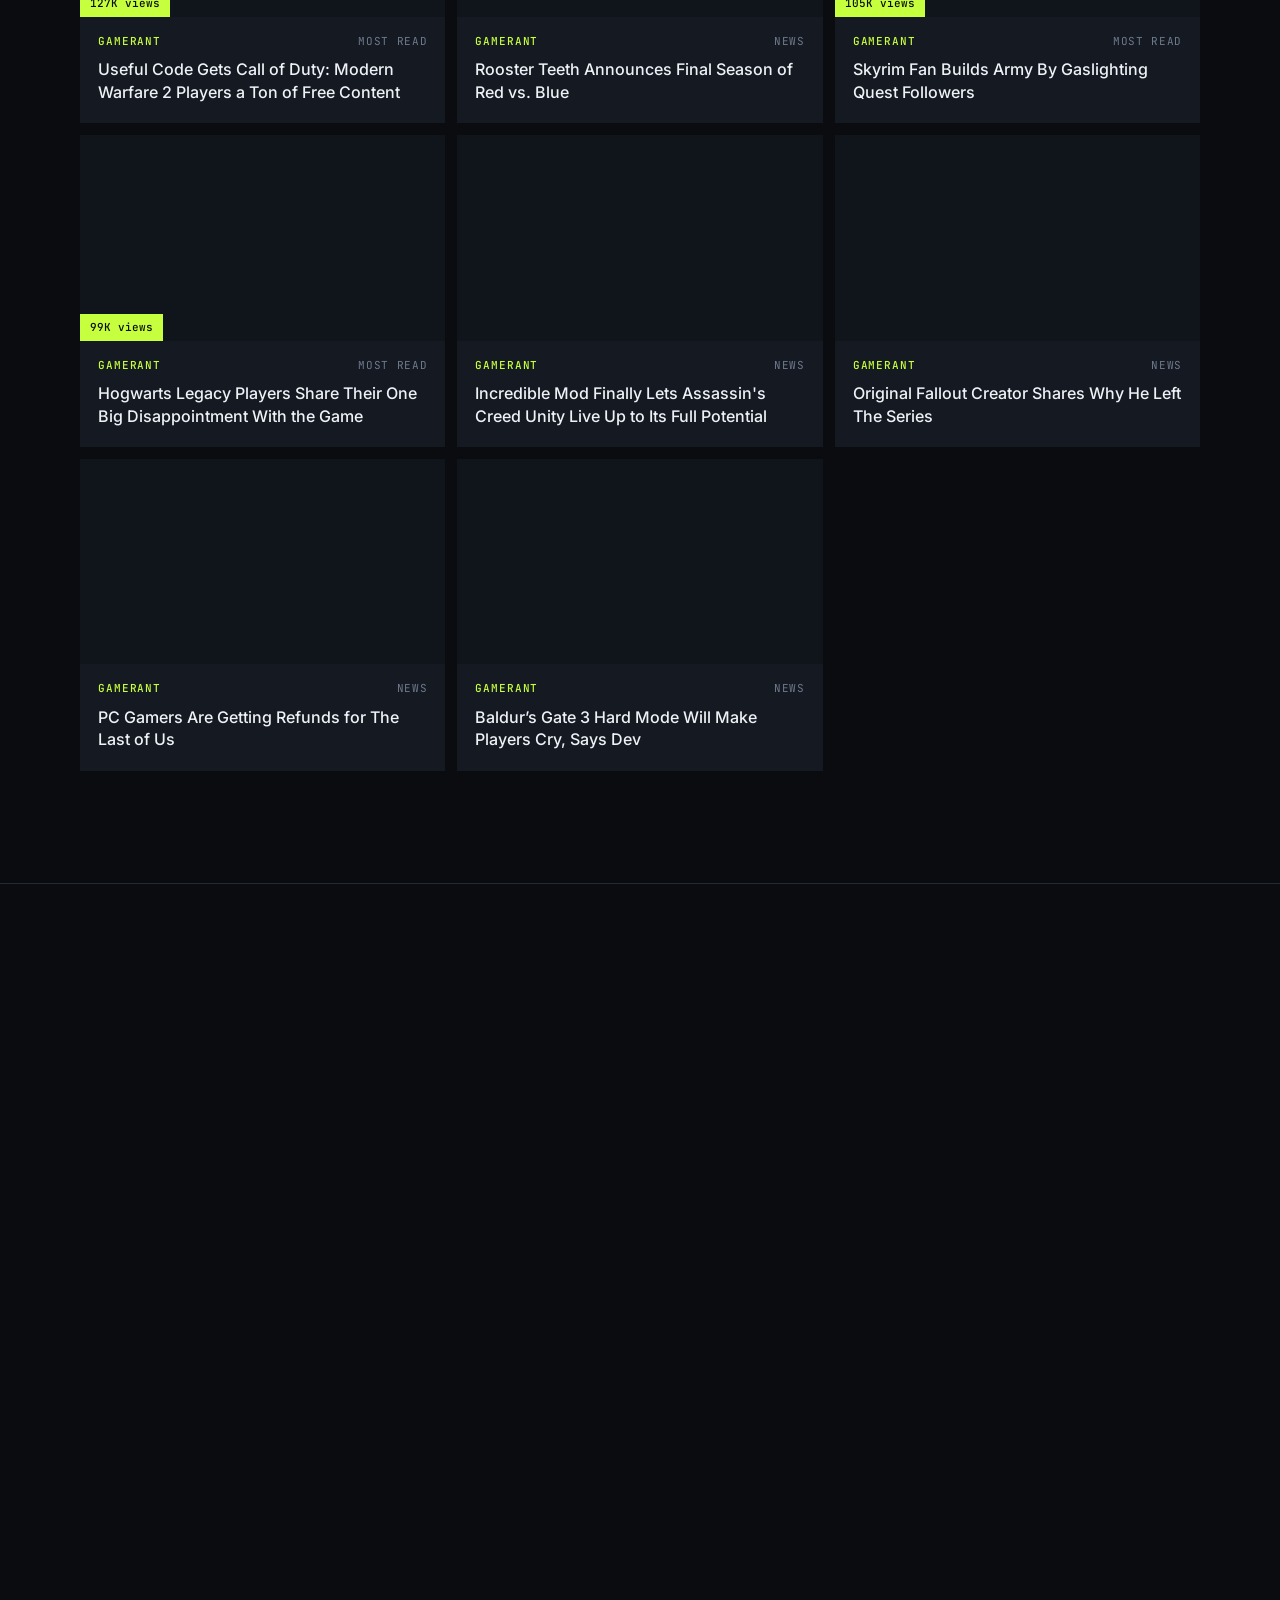
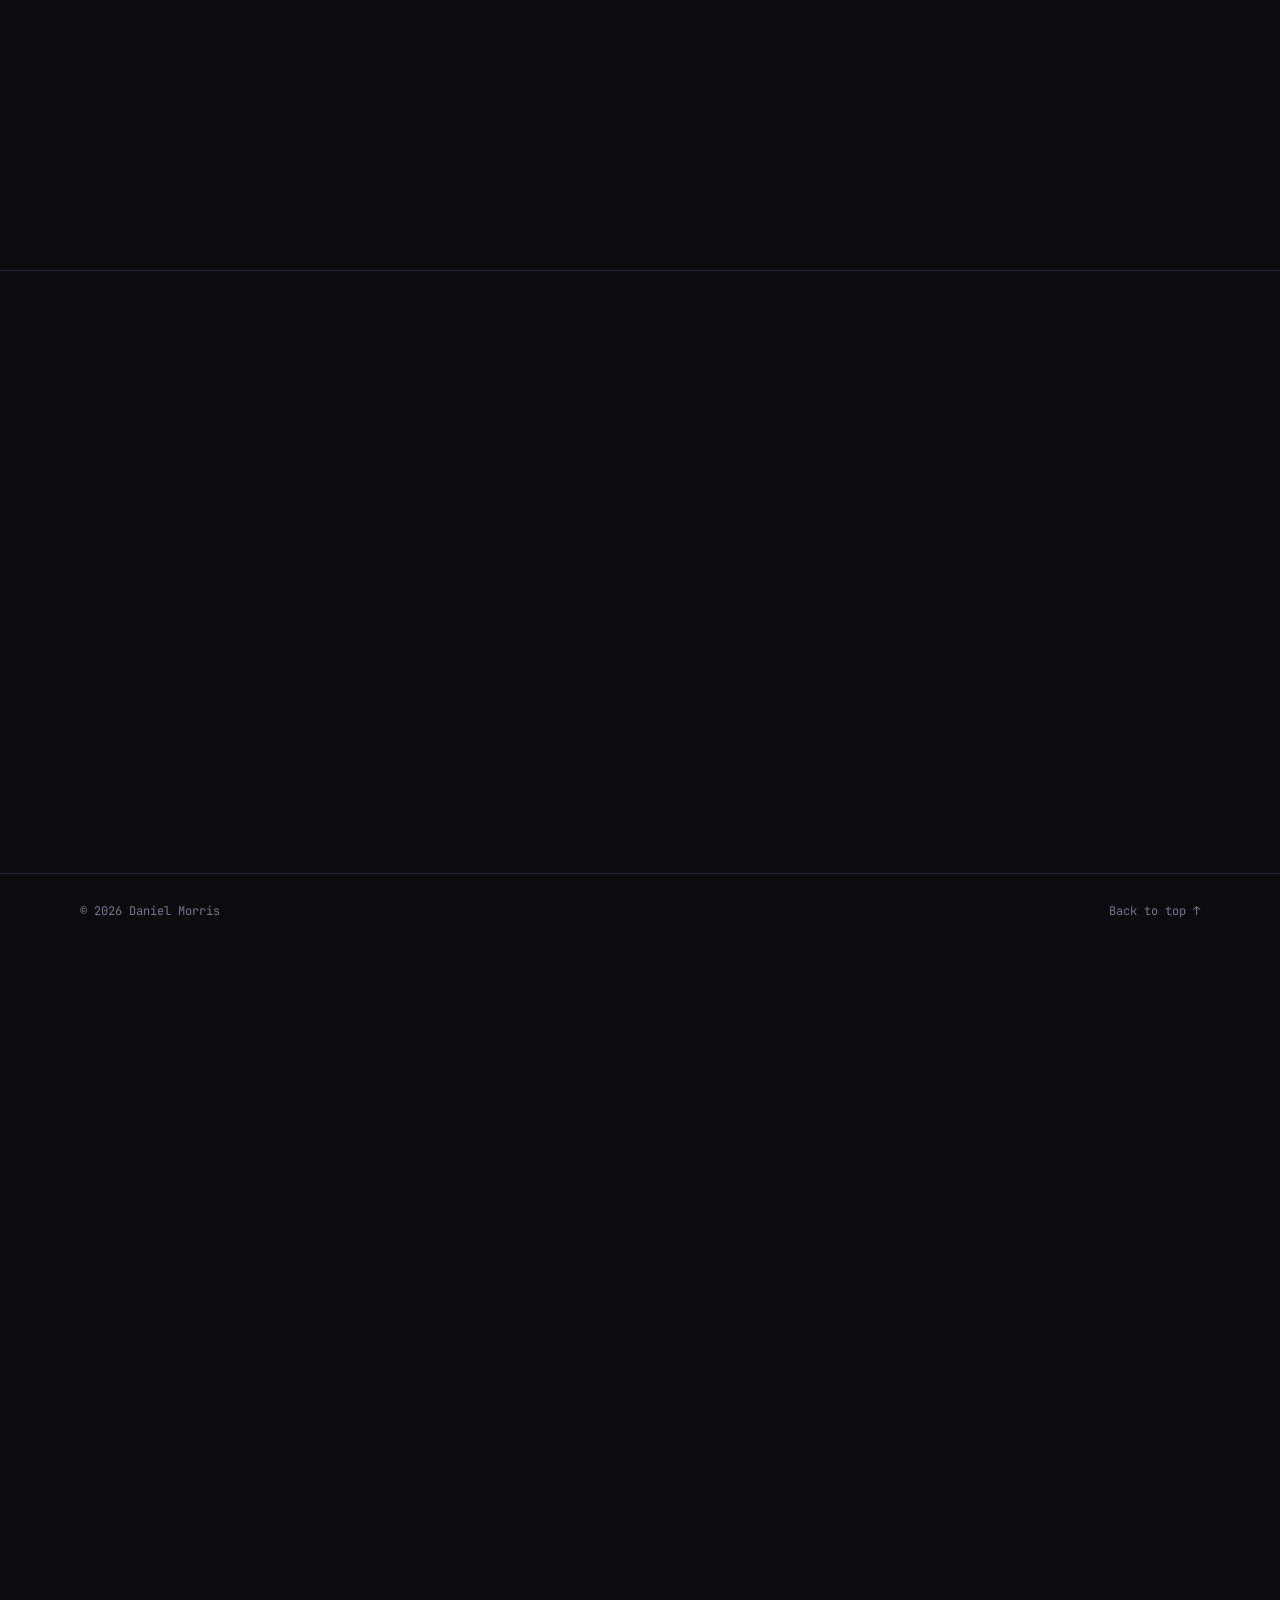
<file: gamerant/index.html>
<!doctype html>
<html lang="en-GB">
<head>
  <meta charset="utf-8">
  <title>Redirecting…</title>
  <meta name="robots" content="noindex">
  <link rel="canonical" href="https://www.danielmorriswriting.co.uk/">
  <meta http-equiv="refresh" content="0; url=/?outlet=gamerant#work">
</head>
<body>
  <p>This page has moved. <a href="/?outlet=gamerant#work">See my work</a>.</p>
</body>
</html>
</file>
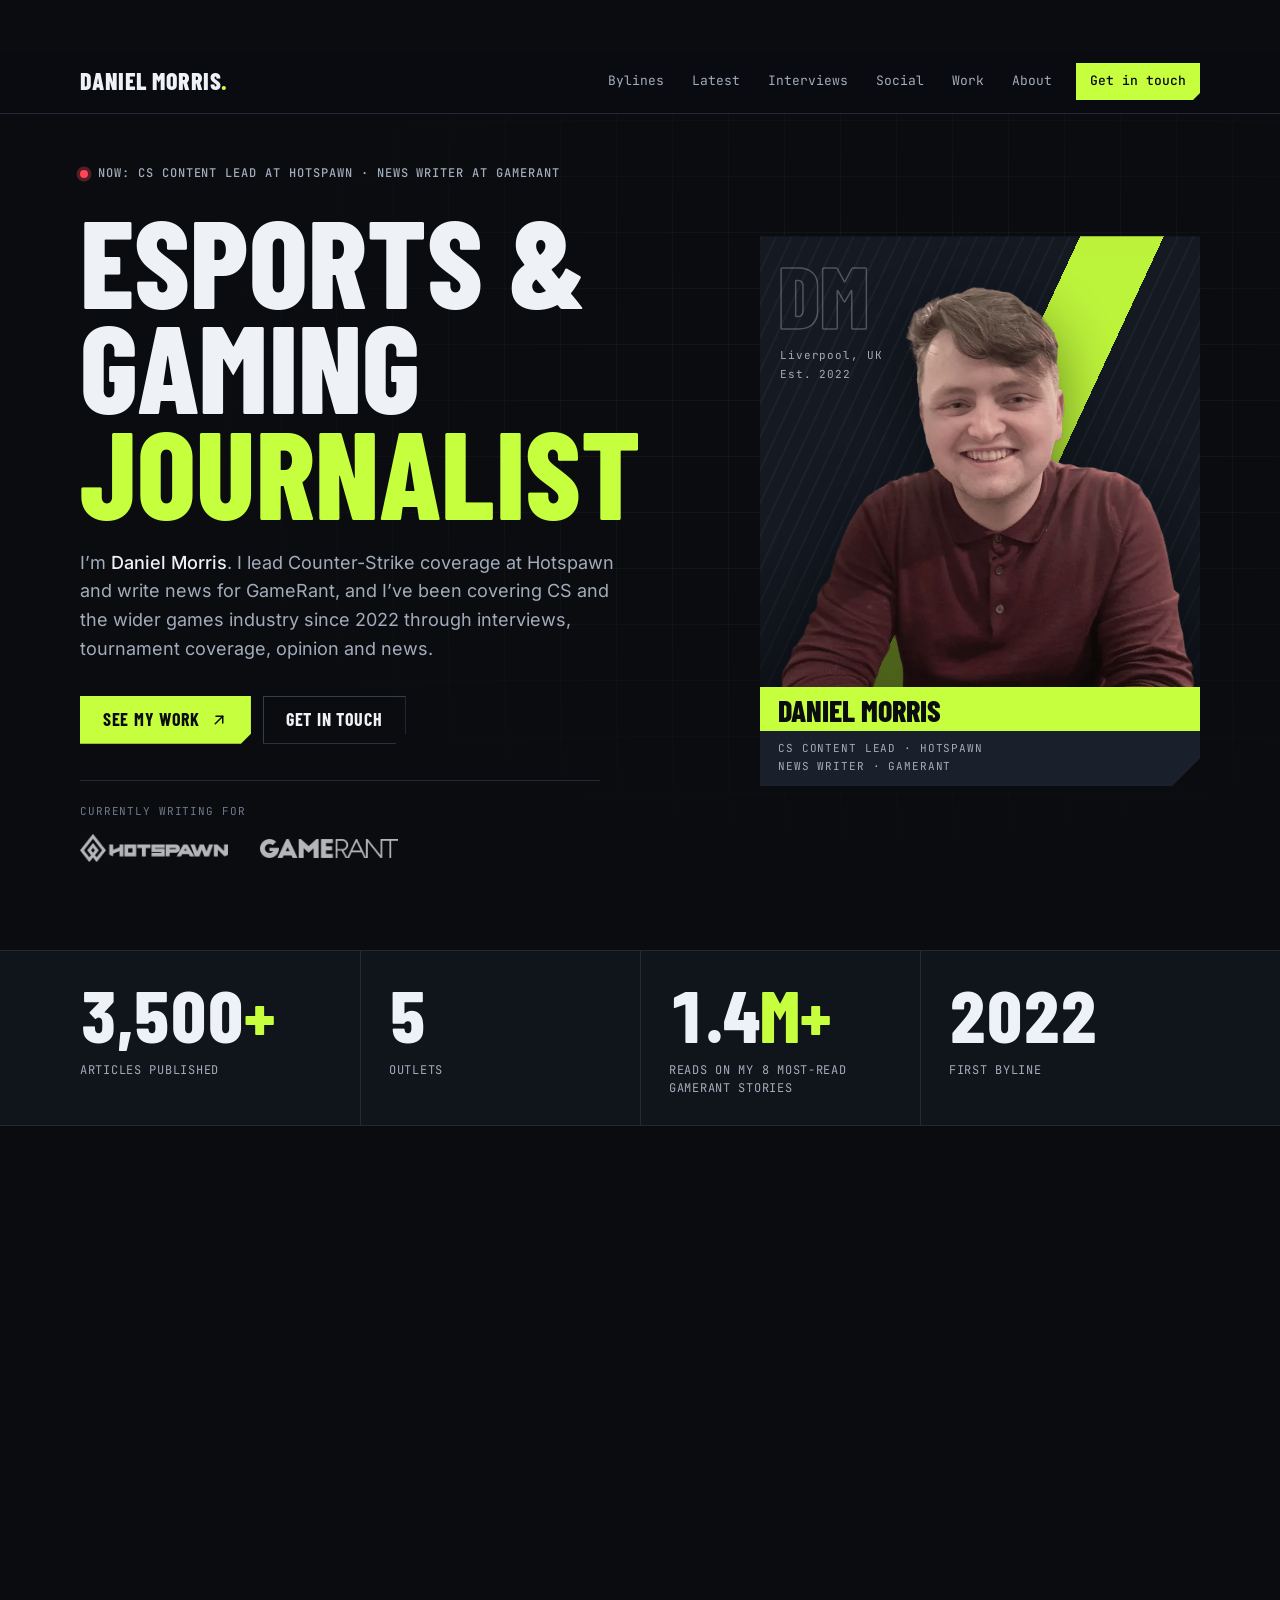
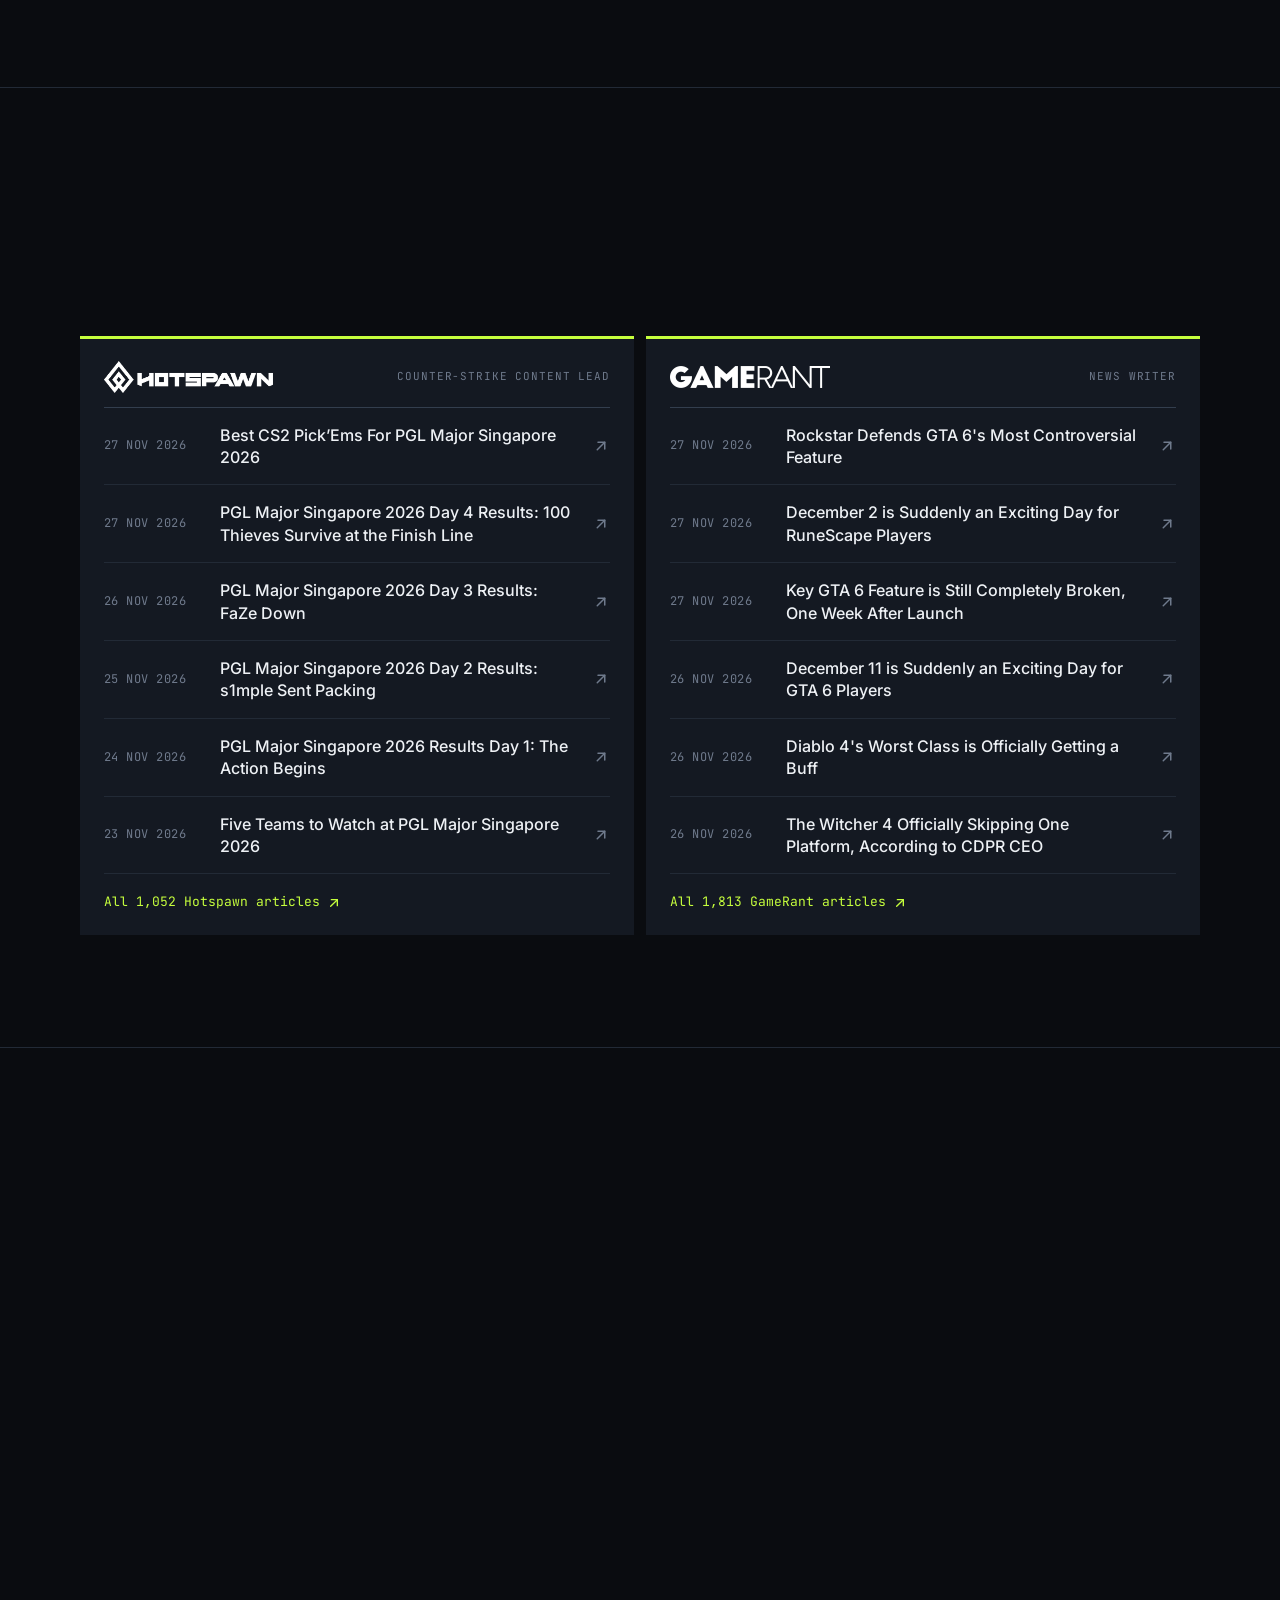
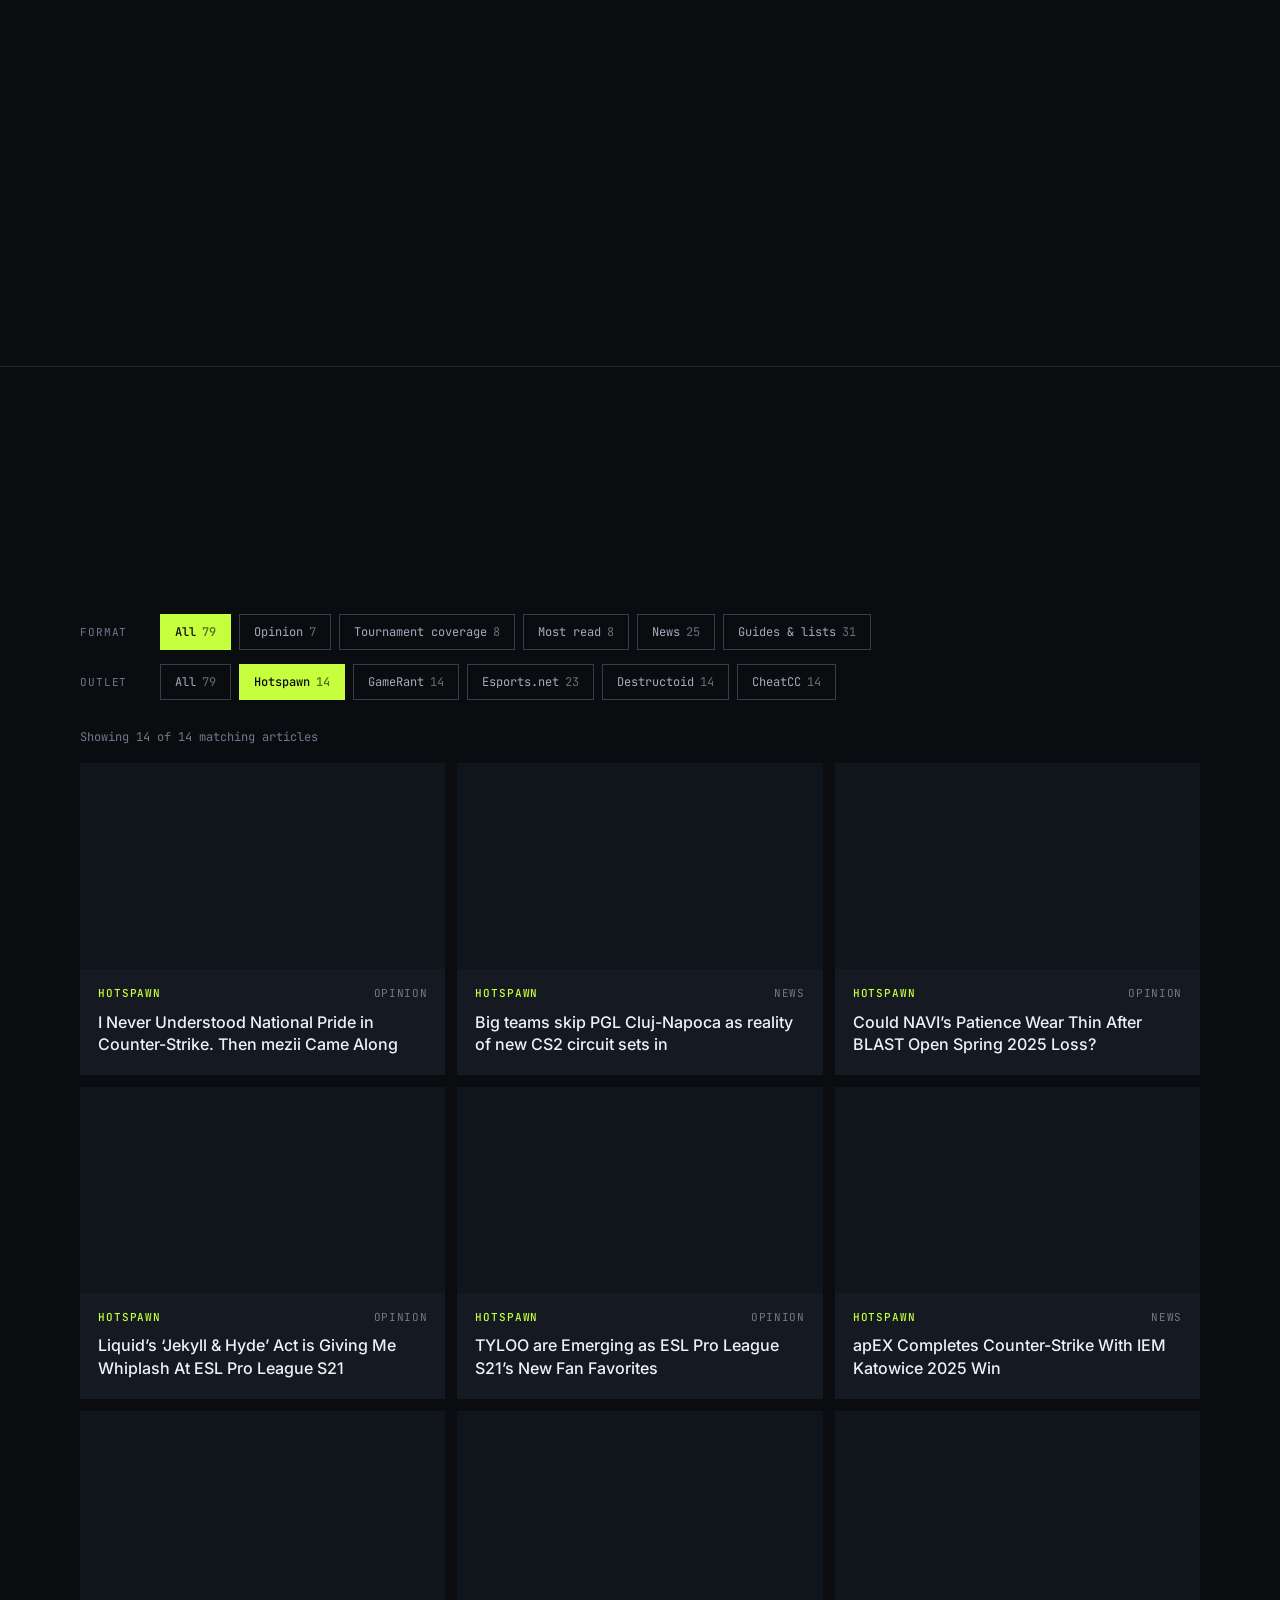
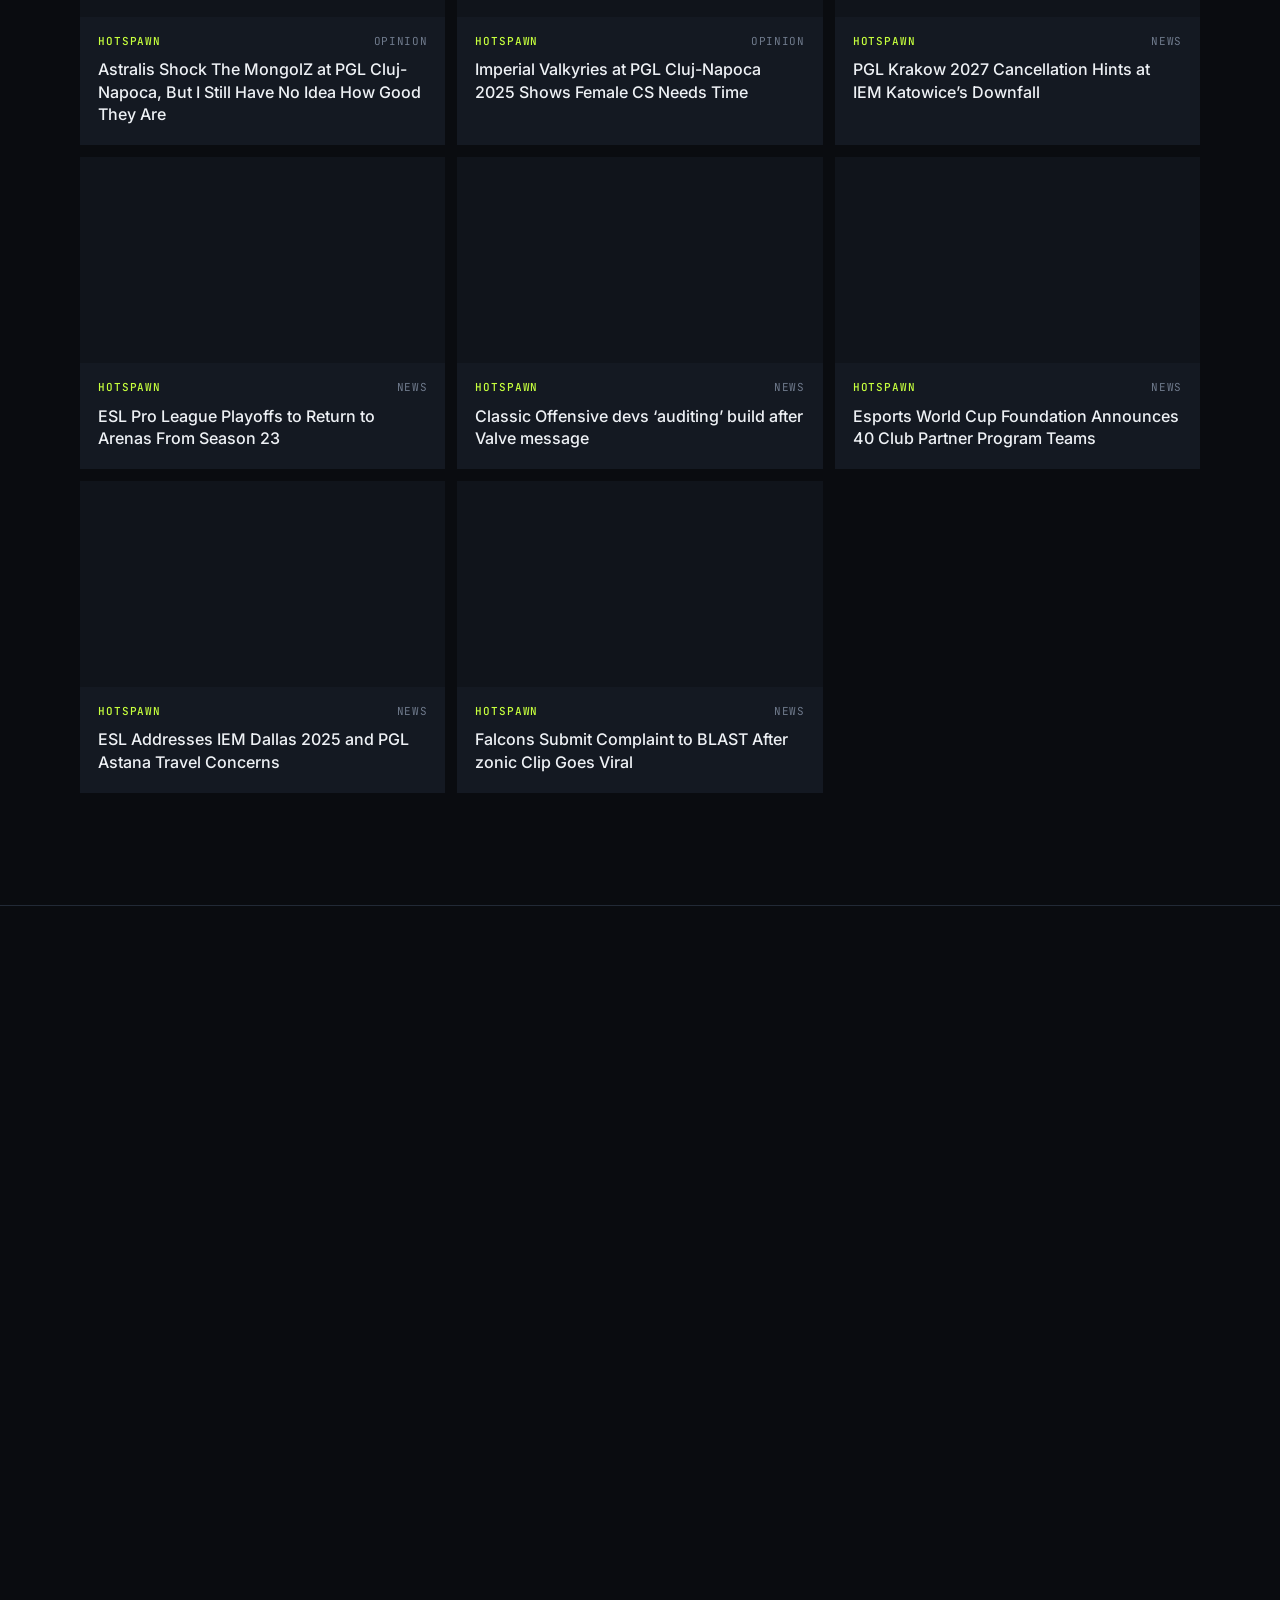
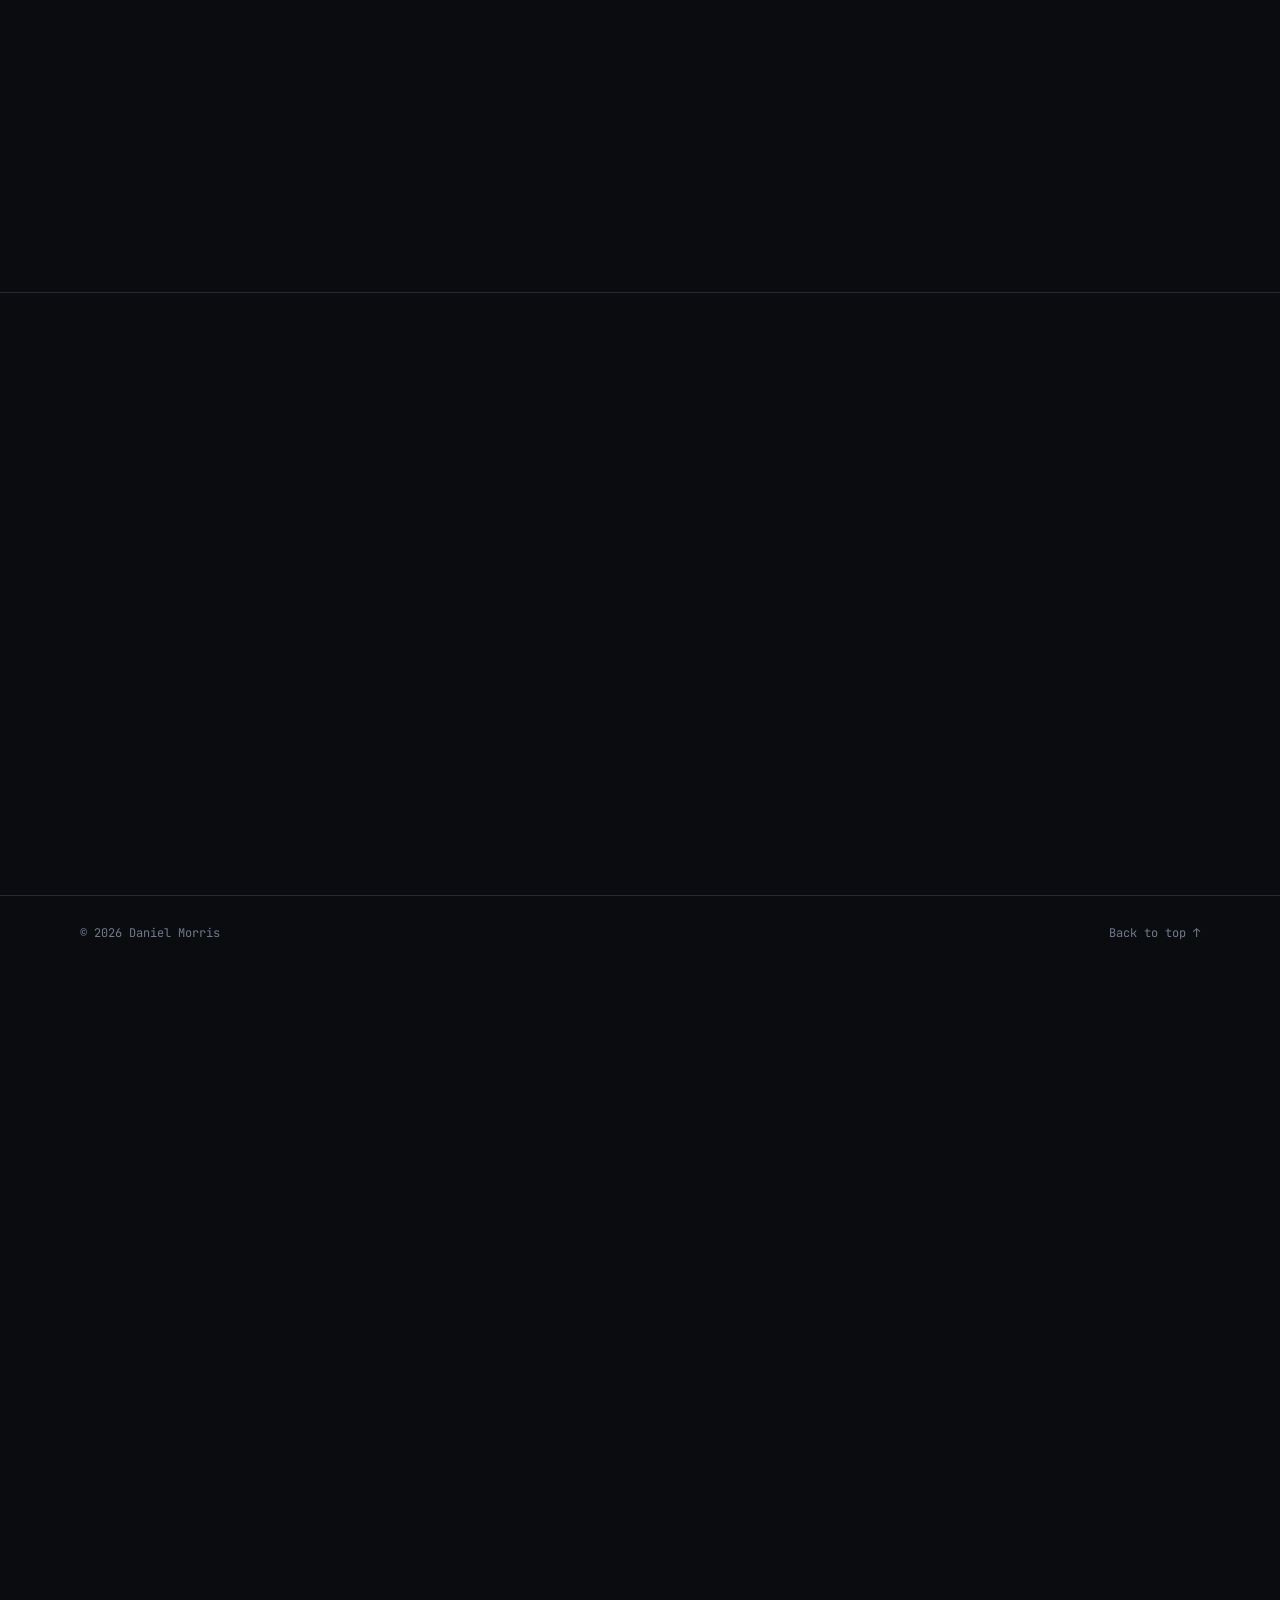
<file: hotspawn/index.html>
<!doctype html>
<html lang="en-GB">
<head>
  <meta charset="utf-8">
  <title>Redirecting…</title>
  <meta name="robots" content="noindex">
  <link rel="canonical" href="https://www.danielmorriswriting.co.uk/">
  <meta http-equiv="refresh" content="0; url=/?outlet=hotspawn#work">
</head>
<body>
  <p>This page has moved. <a href="/?outlet=hotspawn#work">See my work</a>.</p>
</body>
</html>
</file>
<file: assets/css/style.css>
/* Daniel Morris — portfolio
   Direction: esports broadcast. Dark canvas, condensed display type,
   lime accent, mono for data and labels. */

@font-face { font-family: "Barlow Condensed"; font-weight: 700; font-style: normal; font-display: swap; src: url("../fonts/BarlowCondensed-700.woff2") format("woff2"); }
@font-face { font-family: "Barlow Condensed"; font-weight: 800; font-style: normal; font-display: swap; src: url("../fonts/BarlowCondensed-800.woff2") format("woff2"); }
@font-face { font-family: "Inter"; font-weight: 400 600; font-style: normal; font-display: swap; src: url("../fonts/Inter.woff2") format("woff2"); }
@font-face { font-family: "JetBrains Mono"; font-weight: 400 500; font-style: normal; font-display: swap; src: url("../fonts/JetBrainsMono.woff2") format("woff2"); }

:root {
  color-scheme: dark;

  --bg: #0a0c10;
  --bg-raised: #10141b;
  --panel: #141922;
  --panel-hover: #19202b;
  --line: #222a36;
  --line-strong: #333e4e;

  --text: #eef1f5;
  --text-2: #a3acbb;
  --text-3: #6f7a8c;

  --lime: #c6ff3d;
  --lime-dim: #9fcc31;
  --on-lime: #0a0c10;
  --live: #ff4655;

  --display: "Barlow Condensed", "Arial Narrow", sans-serif;
  --body: "Inter", system-ui, -apple-system, "Segoe UI", sans-serif;
  --mono: "JetBrains Mono", ui-monospace, "Cascadia Mono", Consolas, monospace;

  --wrap: 1200px;
  --gutter: clamp(16px, 4vw, 40px);
  --chamfer: 14px;
  --header-h: 64px;
}

*, *::before, *::after { box-sizing: border-box; }

html { scroll-behavior: smooth; scroll-padding-top: calc(var(--header-h) + 16px); -webkit-text-size-adjust: 100%; }

body {
  margin: 0;
  background: var(--bg);
  color: var(--text);
  font-family: var(--body);
  font-size: 16px;
  line-height: 1.6;
  -webkit-font-smoothing: antialiased;
  overflow-x: hidden;
}

img { display: block; max-width: 100%; height: auto; }
a { color: inherit; text-decoration: none; }
button { font: inherit; color: inherit; }
h1, h2, h3, p, ul, ol, dl, dd, figure { margin: 0; }
ul, ol { padding: 0; list-style: none; }

:focus-visible { outline: 2px solid var(--lime); outline-offset: 3px; }

::selection { background: var(--lime); color: var(--on-lime); }

.wrap { width: 100%; max-width: var(--wrap); margin: 0 auto; padding: 0 var(--gutter); }

.sr-only {
  position: absolute; width: 1px; height: 1px; padding: 0; margin: -1px;
  overflow: hidden; clip: rect(0 0 0 0); white-space: nowrap; border: 0;
}

.skip-link {
  position: absolute; left: 16px; top: -100px; z-index: 100;
  background: var(--lime); color: var(--on-lime); padding: 10px 16px;
  font-family: var(--mono); font-size: 14px; font-weight: 500;
}
.skip-link:focus { top: 12px; }

.icon { width: 20px; height: 20px; flex: none; }

/* ---------- Shared bits ---------- */

.mono { font-family: var(--mono); }

.eyebrow {
  display: inline-flex; align-items: center; gap: 10px;
  font-family: var(--mono); font-size: 12px; font-weight: 500;
  letter-spacing: 0.08em; text-transform: uppercase; color: var(--text-2);
}

.live-dot {
  width: 8px; height: 8px; border-radius: 50%; background: var(--live); flex: none;
  box-shadow: 0 0 0 0 rgba(255, 70, 85, 0.6);
  animation: pulse 2s infinite;
}
@keyframes pulse {
  0% { box-shadow: 0 0 0 0 rgba(255, 70, 85, 0.55); }
  70% { box-shadow: 0 0 0 8px rgba(255, 70, 85, 0); }
  100% { box-shadow: 0 0 0 0 rgba(255, 70, 85, 0); }
}

.btn {
  display: inline-flex; align-items: center; gap: 10px;
  height: 48px; padding: 0 22px;
  font-family: var(--display); font-weight: 700; font-size: 18px;
  letter-spacing: 0.04em; text-transform: uppercase;
  border: 1px solid transparent; cursor: pointer;
  clip-path: polygon(0 0, 100% 0, 100% calc(100% - 10px), calc(100% - 10px) 100%, 0 100%);
  transition: background-color 0.15s, color 0.15s, border-color 0.15s, transform 0.15s;
}
.btn:active { transform: translateY(1px); }
.btn-primary { background: var(--lime); color: var(--on-lime); }
.btn-primary:hover { background: #d6ff6e; }
.btn-ghost { background: transparent; color: var(--text); border-color: var(--line-strong); }
.btn-ghost:hover { border-color: var(--lime); color: var(--lime); }
.btn .icon { width: 18px; height: 18px; }

.section { padding: clamp(64px, 9vw, 112px) 0; border-top: 1px solid var(--line); }

.section-head {
  display: flex; flex-wrap: wrap; align-items: flex-end; justify-content: space-between;
  gap: 16px 32px; margin-bottom: clamp(28px, 4vw, 44px);
}
.section-index {
  display: block; margin-bottom: 10px;
  font-family: var(--mono); font-size: 12px; letter-spacing: 0.1em; color: var(--lime);
}
.section-title {
  font-family: var(--display); font-weight: 800; text-transform: uppercase;
  font-size: clamp(40px, 6vw, 68px); line-height: 0.92; letter-spacing: 0.005em;
}
.section-intro { max-width: 46ch; color: var(--text-2); font-size: 15px; }

.text-link {
  display: inline-flex; align-items: center; gap: 6px;
  font-family: var(--mono); font-size: 13px; color: var(--lime);
}
.text-link:hover { text-decoration: underline; text-underline-offset: 4px; }
.text-link .icon { width: 16px; height: 16px; }

.tag {
  font-family: var(--mono); font-size: 11px; font-weight: 500;
  letter-spacing: 0.08em; text-transform: uppercase; color: var(--lime);
}

/* ---------- Header ---------- */

.site-header {
  position: sticky; top: 0; z-index: 50; height: var(--header-h);
  background: rgba(10, 12, 16, 0.82);
  -webkit-backdrop-filter: saturate(140%) blur(12px);
  backdrop-filter: saturate(140%) blur(12px);
  border-bottom: 1px solid var(--line);
}
.site-header .wrap { height: 100%; display: flex; align-items: center; justify-content: space-between; gap: 24px; }

.logo {
  font-family: var(--display); font-weight: 800; font-size: 24px;
  letter-spacing: 0.02em; text-transform: uppercase; white-space: nowrap;
}
.logo span { color: var(--lime); }

.nav { display: flex; align-items: center; gap: 4px; }
.nav a {
  position: relative; padding: 8px 12px;
  font-family: var(--mono); font-size: 13px; color: var(--text-2);
  transition: color 0.15s;
}
.nav a:hover, .nav a[aria-current="true"] { color: var(--text); }
.nav a[aria-current="true"]::after {
  content: ""; position: absolute; left: 12px; right: 12px; bottom: 2px; height: 2px; background: var(--lime);
}
.nav .nav-cta {
  margin-left: 8px; padding: 8px 14px; color: var(--on-lime); background: var(--lime); font-weight: 500;
  clip-path: polygon(0 0, 100% 0, 100% calc(100% - 7px), calc(100% - 7px) 100%, 0 100%);
}
.nav .nav-cta:hover { color: var(--on-lime); background: #d6ff6e; }
.nav .nav-cta::after { display: none; }

.menu-toggle {
  display: none; width: 44px; height: 44px; align-items: center; justify-content: center;
  background: transparent; border: 1px solid var(--line-strong); cursor: pointer;
}
.menu-toggle .icon-close { display: none; }
.menu-toggle[aria-expanded="true"] .icon-open { display: none; }
.menu-toggle[aria-expanded="true"] .icon-close { display: block; }

@media (max-width: 820px) {
  .menu-toggle { display: inline-flex; }
  .nav {
    position: absolute; top: var(--header-h); left: 0; right: 0;
    flex-direction: column; align-items: stretch; gap: 0;
    padding: 8px var(--gutter) 20px; background: var(--bg); border-bottom: 1px solid var(--line);
    display: none;
  }
  .nav.is-open { display: flex; }
  .nav a { padding: 14px 0; font-size: 15px; border-bottom: 1px solid var(--line); }
  .nav a[aria-current="true"]::after { display: none; }
  .nav a[aria-current="true"] { color: var(--lime); }
  .nav .nav-cta { margin: 16px 0 0; text-align: center; border-bottom: 0; }
}

/* ---------- Hero ---------- */

.hero {
  position: relative; overflow: hidden;
  padding: clamp(48px, 8vw, 96px) 0 clamp(56px, 8vw, 88px);
}
.hero::before {
  content: ""; position: absolute; inset: 0; pointer-events: none;
  background-image:
    linear-gradient(to right, rgba(255, 255, 255, 0.035) 1px, transparent 1px),
    linear-gradient(to bottom, rgba(255, 255, 255, 0.035) 1px, transparent 1px);
  background-size: 56px 56px;
  -webkit-mask-image: radial-gradient(ellipse 80% 70% at 70% 40%, #000 30%, transparent 75%);
  mask-image: radial-gradient(ellipse 80% 70% at 70% 40%, #000 30%, transparent 75%);
}
.hero .wrap {
  position: relative; display: grid; grid-template-columns: minmax(0, 1.25fr) minmax(0, 1fr);
  align-items: center; gap: clamp(32px, 5vw, 72px);
}

.hero-title {
  margin: 22px 0 24px;
  font-family: var(--display); font-weight: 800; text-transform: uppercase;
  font-size: clamp(56px, 9.6vw, 128px); line-height: 0.86; letter-spacing: 0.002em;
}
.hero-title .accent { color: var(--lime); display: block; }

.hero-lede { max-width: 50ch; font-size: clamp(16px, 1.6vw, 18px); color: var(--text-2); }
.hero-lede strong { color: var(--text); font-weight: 500; }

.hero-actions { display: flex; flex-wrap: wrap; gap: 12px; margin-top: 32px; }

/* Outlet logos rest in white so they sit with the palette, and show their real colours on hover */
.logo-mark { display: block; width: auto; max-width: 100%; filter: brightness(0) invert(1); transition: filter 0.25s ease; }
.hero-outlets a:hover .logo-mark,
.hero-outlets a:focus-visible .logo-mark,
.latest-col:hover .logo-mark,
.latest-col:focus-within .logo-mark { filter: brightness(1) invert(0); }
.logo-hotspawn { height: 32px; }
.logo-gamerant { height: 22px; }

.hero-outlets {
  display: flex; flex-wrap: wrap; align-items: center; gap: 14px 32px;
  max-width: 520px; margin-top: 36px; padding-top: 22px; border-top: 1px solid var(--line);
}
.hero-outlets-label { width: 100%; font-family: var(--mono); font-size: 11px; letter-spacing: 0.08em; text-transform: uppercase; color: var(--text-3); }
.hero-outlets a { opacity: 0.7; transition: opacity 0.15s; }
.hero-outlets a:hover { opacity: 1; }
.hero-outlets .logo-hotspawn { height: 28px; }
.hero-outlets .logo-gamerant { height: 19px; }

/* Player card */
.player-card {
  position: relative; width: 100%; max-width: 440px; justify-self: end;
  aspect-ratio: 4 / 5;
  background: var(--panel);
  clip-path: polygon(0 0, 100% 0, 100% calc(100% - 28px), calc(100% - 28px) 100%, 0 100%);
  overflow: hidden;
}
.player-card::before {
  content: ""; position: absolute; inset: 0;
  background:
    linear-gradient(115deg, transparent 0 46%, var(--lime) 46% 58%, transparent 58% 100%),
    repeating-linear-gradient(115deg, rgba(255, 255, 255, 0.04) 0 2px, transparent 2px 14px);
  opacity: 0.95;
}
.player-card::after {
  content: ""; position: absolute; inset: 0;
  background: linear-gradient(to bottom, transparent 55%, rgba(10, 12, 16, 0.7) 100%);
}
.player-card-num {
  position: absolute; top: 14px; left: 18px; z-index: 2;
  font-family: var(--display); font-weight: 800; font-size: 88px; line-height: 1;
  color: transparent; -webkit-text-stroke: 1.5px rgba(238, 241, 245, 0.28);
}
.player-card-meta {
  position: absolute; top: 110px; left: 20px; z-index: 2;
  font-family: var(--mono); font-size: 11px; letter-spacing: 0.08em; color: var(--text-2); line-height: 1.7;
}
.player-card img {
  position: absolute; z-index: 1; left: 50%; bottom: 58px; width: 104%; max-width: none;
  transform: translateX(-50%);
  filter: drop-shadow(0 18px 30px rgba(0, 0, 0, 0.45));
}
.player-card-plate {
  position: absolute; z-index: 3; left: 0; right: 0; bottom: -1px;
}
.player-card-plate .name {
  display: block; padding: 8px 18px 6px; background: var(--lime); color: var(--on-lime);
  font-family: var(--display); font-weight: 800; font-size: 30px; line-height: 1; text-transform: uppercase;
}
.player-card-plate .role {
  display: block; padding: 9px 18px 12px; background: var(--panel-hover);
  font-family: var(--mono); font-size: 11px; letter-spacing: 0.08em; text-transform: uppercase; color: var(--text-2);
}

@media (max-width: 880px) {
  .hero .wrap { grid-template-columns: minmax(0, 1fr); }
  .player-card { justify-self: start; max-width: 380px; }
}

/* ---------- Scoreboard ---------- */

.scoreboard { border-top: 1px solid var(--line); border-bottom: 1px solid var(--line); background: var(--bg-raised); }
.scoreboard ul { display: grid; grid-template-columns: repeat(4, minmax(0, 1fr)); }
.scoreboard li { padding: 28px clamp(16px, 2.4vw, 28px); border-left: 1px solid var(--line); }
.scoreboard li:first-child { border-left: 0; padding-left: 0; }
.score {
  display: block; font-family: var(--display); font-weight: 800; line-height: 1;
  font-size: clamp(44px, 5.6vw, 72px); font-variant-numeric: tabular-nums;
}
.score .unit { color: var(--lime); }
.score-label {
  display: block; margin-top: 10px; font-family: var(--mono); font-size: 12px;
  letter-spacing: 0.06em; text-transform: uppercase; color: var(--text-2); line-height: 1.5;
}

@media (max-width: 760px) {
  .scoreboard ul { grid-template-columns: repeat(2, minmax(0, 1fr)); }
  .scoreboard li { padding: 22px 16px; }
  .scoreboard li:nth-child(odd) { border-left: 0; padding-left: 0; }
  .scoreboard li:nth-child(n + 3) { border-top: 1px solid var(--line); }
}

/* ---------- Outlets (team list) ---------- */

.outlets { display: grid; grid-template-columns: repeat(5, minmax(0, 1fr)); border: 1px solid var(--line); }
.outlet {
  display: flex; flex-direction: column; gap: 6px; min-height: 172px;
  padding: 20px; border-left: 1px solid var(--line); transition: background-color 0.15s;
}
.outlet:first-child { border-left: 0; }
.outlet:hover { background: var(--panel); }
.outlet-name { font-family: var(--display); font-weight: 800; font-size: 28px; line-height: 1; text-transform: uppercase; }
.outlet-role { font-size: 14px; color: var(--text-2); }
.outlet-stat { margin-top: auto; font-family: var(--mono); font-size: 12px; color: var(--text-3); line-height: 1.5; }
.outlet-stat b { display: block; color: var(--text); font-weight: 500; font-size: 13px; }
.outlet .text-link { margin-top: 10px; }
.outlet.is-current .outlet-name::after {
  content: "NOW"; margin-left: 10px; padding: 2px 6px 1px; vertical-align: 6px;
  font-family: var(--mono); font-size: 10px; font-weight: 500; letter-spacing: 0.08em;
  background: var(--live); color: #fff;
}

@media (max-width: 1020px) {
  .outlets { grid-template-columns: repeat(2, minmax(0, 1fr)); }
  .outlet { border-left: 0; border-top: 1px solid var(--line); min-height: 0; }
  .outlet:nth-child(-n + 2) { border-top: 0; }
  .outlet:nth-child(even) { border-left: 1px solid var(--line); }
  .outlet:last-child:nth-child(odd) { grid-column: 1 / -1; }
}
@media (max-width: 520px) {
  .outlets { grid-template-columns: minmax(0, 1fr); }
  .outlet:nth-child(even) { border-left: 0; }
  .outlet:nth-child(2) { border-top: 1px solid var(--line); }
}

/* ---------- Latest feed ---------- */

.latest-grid { display: grid; grid-template-columns: repeat(2, minmax(0, 1fr)); gap: 12px; }
.latest-col {
  display: flex; flex-direction: column; padding: 22px 24px 22px;
  background: var(--panel); border-top: 3px solid var(--lime);
}
.latest-head {
  display: flex; align-items: center; justify-content: space-between; gap: 16px;
  padding-bottom: 14px; border-bottom: 1px solid var(--line-strong);
}
.latest-outlet { display: flex; align-items: center; height: 32px; }
.latest-role { font-family: var(--mono); font-size: 11px; letter-spacing: 0.08em; text-transform: uppercase; color: var(--text-3); text-align: right; }
.latest-list { flex: 1; }
.latest-list .feed-row:hover { background: var(--panel-hover); }
.latest-more { margin-top: 18px; }
.section-index .live-dot { display: inline-block; margin-right: 10px; vertical-align: 1px; }

@media (max-width: 960px) { .latest-grid { grid-template-columns: minmax(0, 1fr); } }
@media (max-width: 480px) { .latest-col { padding: 18px 16px; } }

.feed-row {
  display: grid; grid-template-columns: 96px minmax(0, 1fr) auto; align-items: center; gap: 20px;
  padding: 16px 0; border-bottom: 1px solid var(--line); transition: background-color 0.15s, padding 0.2s;
}
.feed-row:hover { background: var(--bg-raised); padding-left: 12px; padding-right: 12px; }
.feed-date { font-family: var(--mono); font-size: 12px; color: var(--text-3); text-transform: uppercase; letter-spacing: 0.04em; }
.feed-title { font-weight: 500; font-size: 16px; line-height: 1.4; }
.feed-row .icon { width: 18px; height: 18px; color: var(--text-3); }
.feed-row:hover .icon { color: var(--lime); }
@media (max-width: 560px) {
  .feed-row { grid-template-columns: minmax(0, 1fr) auto; gap: 4px 16px; }
  .feed-date { grid-column: 1 / -1; }
}

/* ---------- Interviews ---------- */

.iv-stage { display: grid; grid-template-columns: minmax(0, 1.8fr) minmax(0, 1fr); gap: 12px; margin-bottom: 12px; }

.iv-player { position: relative; aspect-ratio: 16 / 9; overflow: hidden; background: #000; }
.iv-player iframe, .iv-facade, .iv-facade img { position: absolute; inset: 0; width: 100%; height: 100%; border: 0; }
.iv-facade img { object-fit: cover; transition: transform 0.5s, filter 0.3s; }
.iv-facade::after { content: ""; position: absolute; inset: 0; background: rgba(10, 12, 16, 0.18); transition: background-color 0.2s; }
.iv-facade:hover::after { background: rgba(10, 12, 16, 0.05); }
.iv-facade:hover img { transform: scale(1.02); }
.iv-play {
  position: absolute; z-index: 1; left: 50%; top: 50%; transform: translate(-50%, -50%);
  display: grid; place-items: center; min-width: 84px; height: 84px; padding: 0 18px;
  background: var(--lime); color: var(--on-lime);
  clip-path: polygon(0 0, 100% 0, 100% calc(100% - 14px), calc(100% - 14px) 100%, 0 100%);
  transition: transform 0.15s;
}
.iv-play svg { width: 34px; height: 34px; margin-left: 4px; }
.iv-play-read { display: none; font-family: var(--display); font-weight: 800; font-size: 26px; text-transform: uppercase; }
.iv-facade.is-written .iv-play svg { display: none; }
.iv-facade.is-written .iv-play-read { display: block; }
.iv-facade:hover .iv-play { transform: translate(-50%, -50%) scale(1.06); }

.iv-now { display: flex; flex-direction: column; gap: 10px; padding: 24px; background: var(--panel); border-top: 3px solid var(--lime); }
.iv-now-label { display: flex; align-items: center; gap: 10px; font-family: var(--mono); font-size: 11px; letter-spacing: 0.08em; text-transform: uppercase; color: var(--text-3); }
.iv-now-name { font-family: var(--display); font-weight: 800; font-size: clamp(44px, 5vw, 64px); line-height: 0.9; margin-top: 4px; }
.iv-now-meta { font-family: var(--mono); font-size: 12px; line-height: 1.6; color: var(--text-2); }
.iv-now-quote { margin: 8px 0 0; padding-left: 14px; border-left: 3px solid var(--lime); font-size: 17px; line-height: 1.55; }
.iv-now-links { display: flex; flex-wrap: wrap; gap: 10px 22px; margin-top: auto; padding-top: 16px; border-top: 1px solid var(--line); }

.iv-grid { display: grid; grid-template-columns: repeat(4, minmax(0, 1fr)); gap: 12px; }
.iv-card { display: flex; flex-direction: column; height: 100%; background: var(--panel); border: 1px solid transparent; transition: background-color 0.15s, border-color 0.15s; }
.iv-card:hover { background: var(--panel-hover); }
.iv-card[aria-current="true"] { border-color: var(--lime); }
.iv-thumb { position: relative; aspect-ratio: 16 / 9; overflow: hidden; background: var(--bg-raised); }
.iv-thumb img { width: 100%; height: 100%; object-fit: cover; transition: transform 0.5s; }
.iv-card:hover .iv-thumb img { transform: scale(1.04); }
.iv-badge {
  position: absolute; left: 0; bottom: 0; display: inline-flex; align-items: center; gap: 5px; padding: 5px 9px 4px;
  background: var(--lime); color: var(--on-lime); font-family: var(--mono); font-size: 11px; font-weight: 500; text-transform: uppercase; letter-spacing: 0.06em;
}
.iv-badge svg { width: 11px; height: 11px; }
.iv-card.is-written .iv-badge { background: var(--bg); color: var(--text-2); }
.iv-card-body { display: flex; flex-direction: column; gap: 3px; padding: 12px 14px 14px; }
.iv-card-name { font-family: var(--display); font-weight: 800; font-size: 26px; line-height: 1; }
.iv-card[aria-current="true"] .iv-card-name { color: var(--lime); }
.iv-card-meta { font-family: var(--mono); font-size: 11px; line-height: 1.5; color: var(--text-3); }

@media (max-width: 1020px) {
  .iv-stage { grid-template-columns: minmax(0, 1fr); }
  .iv-grid { grid-template-columns: repeat(2, minmax(0, 1fr)); }
}
@media (max-width: 420px) {
  .iv-now { padding: 18px 16px; }
  .iv-card-body { padding: 10px 12px 12px; }
  .iv-card-name { font-size: 22px; }
}

/* ---------- Social (TikTok) ---------- */

.tt-panel { display: grid; grid-template-columns: minmax(0, 1fr) minmax(0, 1.5fr); background: var(--panel); border-top: 3px solid var(--lime); }
.tt-id { display: flex; flex-direction: column; align-items: flex-start; gap: 16px; padding: 28px; border-right: 1px solid var(--line); }
.tt-platform { display: inline-flex; align-items: center; gap: 8px; font-family: var(--mono); font-size: 11px; letter-spacing: 0.08em; text-transform: uppercase; color: var(--text-3); }
.tt-platform .icon { width: 18px; height: 18px; color: var(--lime); }
.tt-handle { font-family: var(--display); font-weight: 800; font-size: clamp(30px, 3.4vw, 44px); line-height: 1; overflow-wrap: anywhere; transition: color 0.15s; }
.tt-handle:hover { color: var(--lime); }
.tt-profile { display: flex; align-items: center; gap: 18px; }
.tt-avatar { flex: none; width: 88px; height: 88px; border-radius: 50%; border: 3px solid var(--lime); object-fit: cover; background: #fff; }
.tt-profile-text { display: flex; flex-direction: column; align-items: flex-start; gap: 8px; min-width: 0; }
.tt-profile .tt-handle { font-size: clamp(26px, 2.6vw, 34px); }
.tt-tags { display: flex; flex-wrap: wrap; gap: 8px; }
.tt-tags li { padding: 5px 10px 4px; border: 1px solid var(--line-strong); font-family: var(--mono); font-size: 11px; letter-spacing: 0.06em; text-transform: uppercase; color: var(--text-2); }
.tt-id .btn { margin-top: 8px; }
.tt-stats { display: grid; grid-template-columns: repeat(2, minmax(0, 1fr)); }
.tt-stats li { display: flex; flex-direction: column; justify-content: center; padding: 24px 28px; }
.tt-stats li:nth-child(even) { border-left: 1px solid var(--line); }
.tt-stats li:nth-child(n + 3) { border-top: 1px solid var(--line); }

.tt-top {
  grid-column: 1 / -1; display: grid; grid-template-columns: 300px minmax(0, 1fr); gap: 28px; align-items: start;
  padding: 28px; border-top: 1px solid var(--line);
}
.tt-player { position: relative; aspect-ratio: 9 / 16; overflow: hidden; background: #000; }
.tt-player iframe, .tt-facade, .tt-facade img { position: absolute; inset: 0; width: 100%; height: 100%; border: 0; }
.tt-facade img { object-fit: cover; transition: transform 0.5s; }
.tt-facade:hover img { transform: scale(1.03); }
.tt-facade .iv-play { top: auto; bottom: 28px; transform: translateX(-50%); min-width: 64px; height: 64px; }
.tt-facade .iv-play svg { width: 28px; height: 28px; }
.tt-facade:hover .iv-play { transform: translateX(-50%) scale(1.06); }

.tt-top-head { display: flex; flex-wrap: wrap; align-items: baseline; justify-content: space-between; gap: 8px 16px; margin-bottom: 8px; }
.tt-top-title { font-family: var(--display); font-weight: 800; font-size: 28px; line-height: 1; text-transform: uppercase; }
.tt-top-note { font-family: var(--mono); font-size: 11px; letter-spacing: 0.08em; text-transform: uppercase; color: var(--lime); }
.tt-top-list li { border-bottom: 1px solid var(--line); }
.tt-top-list li:last-child { border-bottom: 0; }
.tt-row {
  display: grid; grid-template-columns: 36px minmax(0, 1fr) minmax(0, 24%) 52px; align-items: center; gap: 14px;
  padding: 13px 10px; transition: background-color 0.15s;
}
.tt-row:hover { background: var(--panel-hover); }
.tt-rank { font-family: var(--mono); font-size: 13px; color: var(--text-3); }
.tt-name { font-weight: 500; font-size: 15px; line-height: 1.4; transition: color 0.15s; }
.tt-row[aria-current="true"] .tt-rank,
.tt-row[aria-current="true"] .tt-name { color: var(--lime); }
.tt-bar { position: relative; height: 6px; background: var(--line); }
.tt-bar::after { content: ""; position: absolute; inset: 0 auto 0 0; width: var(--w); background: var(--lime); }
.tt-views { font-family: var(--display); font-weight: 800; font-size: 22px; line-height: 1; text-align: right; }

@media (max-width: 880px) {
  .tt-panel { grid-template-columns: minmax(0, 1fr); }
  .tt-id { border-right: 0; border-bottom: 1px solid var(--line); }
}
@media (max-width: 860px) {
  .tt-top { grid-template-columns: minmax(0, 1fr); }
  .tt-player { width: 100%; max-width: 300px; margin: 0 auto; }
}
@media (max-width: 640px) {
  .tt-row { grid-template-columns: 30px minmax(0, 1fr) 48px; gap: 8px 12px; padding: 12px 4px; }
  .tt-bar { grid-column: 2 / 3; grid-row: 2; }
}
@media (max-width: 520px) {
  .tt-id { padding: 22px 18px; }
  .tt-avatar { width: 72px; height: 72px; }
  .tt-stats li { padding: 20px 14px; }
  .tt-top { padding: 20px 16px 22px; }
}

/* ---------- Work archive ---------- */

.filters { display: grid; gap: 14px; margin-bottom: 28px; }
.filter-row { display: flex; flex-wrap: wrap; align-items: center; gap: 8px; }
.filter-label { width: 72px; font-family: var(--mono); font-size: 11px; letter-spacing: 0.08em; text-transform: uppercase; color: var(--text-3); }
.chip {
  height: 36px; padding: 0 14px; background: transparent; border: 1px solid var(--line-strong); cursor: pointer;
  font-family: var(--mono); font-size: 12px; color: var(--text-2); transition: border-color 0.15s, color 0.15s, background-color 0.15s;
}
.chip:hover { border-color: var(--text-2); color: var(--text); }
.chip[aria-pressed="true"] { background: var(--lime); border-color: var(--lime); color: var(--on-lime); font-weight: 500; }
.chip .count { margin-left: 6px; opacity: 0.6; }
@media (max-width: 560px) { .filter-label { width: 100%; } }

.work-status { margin-bottom: 16px; font-family: var(--mono); font-size: 12px; color: var(--text-3); }

.work-grid { display: grid; grid-template-columns: repeat(3, minmax(0, 1fr)); gap: 12px; }
.work-card { display: flex; flex-direction: column; background: var(--panel); transition: background-color 0.15s, transform 0.2s; }
.work-card:hover { background: var(--panel-hover); transform: translateY(-3px); }
.work-card[hidden] { display: none; }
.work-thumb { position: relative; aspect-ratio: 16 / 9; overflow: hidden; background: var(--bg-raised); }
.work-thumb img { width: 100%; height: 100%; object-fit: cover; transition: transform 0.5s; }
.work-card:hover .work-thumb img { transform: scale(1.04); }
.work-views {
  position: absolute; left: 0; bottom: 0; padding: 5px 10px 4px;
  background: var(--lime); color: var(--on-lime); font-family: var(--mono); font-size: 11px; font-weight: 500;
}
.work-body { display: flex; flex-direction: column; gap: 8px; padding: 16px 18px 20px; flex: 1; }
.work-meta { display: flex; justify-content: space-between; gap: 12px; }
.work-type { font-family: var(--mono); font-size: 11px; color: var(--text-3); text-transform: uppercase; letter-spacing: 0.06em; }
.work-title { font-size: 16px; font-weight: 500; line-height: 1.4; }

.work-more { display: flex; justify-content: center; margin-top: 32px; }

@media (max-width: 980px) { .work-grid { grid-template-columns: repeat(2, minmax(0, 1fr)); } }
@media (max-width: 600px) { .work-grid { grid-template-columns: minmax(0, 1fr); } }

/* ---------- About ---------- */

.about-grid { display: grid; grid-template-columns: minmax(0, 1.3fr) minmax(0, 1fr); gap: clamp(32px, 6vw, 80px); align-items: start; }
.about-copy p { color: var(--text-2); font-size: 17px; line-height: 1.75; }
.about-copy p + p { margin-top: 18px; }
.about-copy p:first-child { color: var(--text); font-size: clamp(20px, 2.2vw, 24px); line-height: 1.5; }

.spec { background: var(--panel); border-top: 3px solid var(--lime); }
.spec-head { padding: 16px 22px; border-bottom: 1px solid var(--line); font-family: var(--mono); font-size: 12px; letter-spacing: 0.08em; text-transform: uppercase; color: var(--text-2); }
.spec dl { padding: 4px 22px 10px; }
.spec dl > div { display: grid; grid-template-columns: 110px minmax(0, 1fr); gap: 16px; padding: 14px 0; border-bottom: 1px solid var(--line); }
.spec dl > div:last-child { border-bottom: 0; }
.spec dt { font-family: var(--mono); font-size: 11px; letter-spacing: 0.08em; text-transform: uppercase; color: var(--text-3); padding-top: 3px; }
.spec dd { font-size: 15px; }

@media (max-width: 880px) { .about-grid { grid-template-columns: minmax(0, 1fr); } }

/* ---------- Contact ---------- */

.contact { position: relative; overflow: hidden; }
.contact-inner { position: relative; display: grid; grid-template-columns: minmax(0, 1.2fr) minmax(0, 1fr); gap: 40px; align-items: end; }
.contact-title {
  font-family: var(--display); font-weight: 800; text-transform: uppercase;
  font-size: clamp(52px, 8.4vw, 112px); line-height: 0.86;
}
.contact-title .accent { color: var(--lime); }
.contact-copy { margin-top: 22px; max-width: 44ch; color: var(--text-2); font-size: 17px; }
.socials { display: grid; gap: 10px; }
.social {
  display: flex; align-items: center; gap: 14px; padding: 16px 18px;
  background: var(--panel); border: 1px solid var(--line); transition: border-color 0.15s, background-color 0.15s;
}
.social:hover { border-color: var(--lime); background: var(--panel-hover); }
.social .icon { width: 22px; height: 22px; }
.social-name { font-weight: 500; }
.social-handle { margin-left: auto; font-family: var(--mono); font-size: 12px; color: var(--text-3); }
.social:hover .social-handle { color: var(--lime); }

.email-card {
  display: grid; grid-template-columns: minmax(0, 1fr) auto; align-items: center; gap: 8px 16px;
  padding: 18px 18px 18px 20px; background: var(--panel); border: 1px solid var(--line); border-left: 3px solid var(--lime);
}
.email-label {
  grid-column: 1 / -1; display: flex; align-items: center; gap: 8px;
  font-family: var(--mono); font-size: 11px; letter-spacing: 0.08em; text-transform: uppercase; color: var(--text-3);
}
.email-label .icon { width: 16px; height: 16px; color: var(--lime); }
.email-link { font-weight: 500; font-size: clamp(16px, 1.6vw, 19px); overflow-wrap: anywhere; }
.email-link:hover { color: var(--lime); text-decoration: underline; text-underline-offset: 4px; text-decoration-thickness: 1px; }
.email-copy {
  display: inline-flex; align-items: center; gap: 6px; height: 36px; padding: 0 12px;
  background: transparent; border: 1px solid var(--line-strong); cursor: pointer;
  font-family: var(--mono); font-size: 12px; color: var(--text-2); transition: border-color 0.15s, color 0.15s;
}
.email-copy .icon { width: 16px; height: 16px; }
.email-copy:hover, .email-copy.is-copied { border-color: var(--lime); color: var(--lime); }

@media (max-width: 880px) { .contact-inner { grid-template-columns: minmax(0, 1fr); } }

/* ---------- Footer ---------- */

.site-footer { padding: 28px 0 36px; border-top: 1px solid var(--line); }
.site-footer .wrap { display: flex; flex-wrap: wrap; justify-content: space-between; gap: 12px; font-family: var(--mono); font-size: 12px; color: var(--text-3); }
.site-footer a:hover { color: var(--lime); }

/* ---------- Motion ---------- */

.js .reveal { opacity: 0; transform: translateY(16px); transition: opacity 0.6s ease, transform 0.6s ease; }
.js .reveal.is-visible { opacity: 1; transform: none; }

@media (prefers-reduced-motion: reduce) {
  html { scroll-behavior: auto; }
  *, *::before, *::after { animation: none !important; transition: none !important; }
  .js .reveal { opacity: 1; transform: none; }
}

/* ---------- Utilities ---------- */

[hidden] { display: none !important; }
.nowrap { white-space: nowrap; }
.work-link { display: flex; flex-direction: column; height: 100%; }
.inline-link { color: var(--lime); text-decoration: underline; text-underline-offset: 4px; text-decoration-thickness: 1px; }
.inline-link:hover { text-decoration-thickness: 2px; }
</file>
